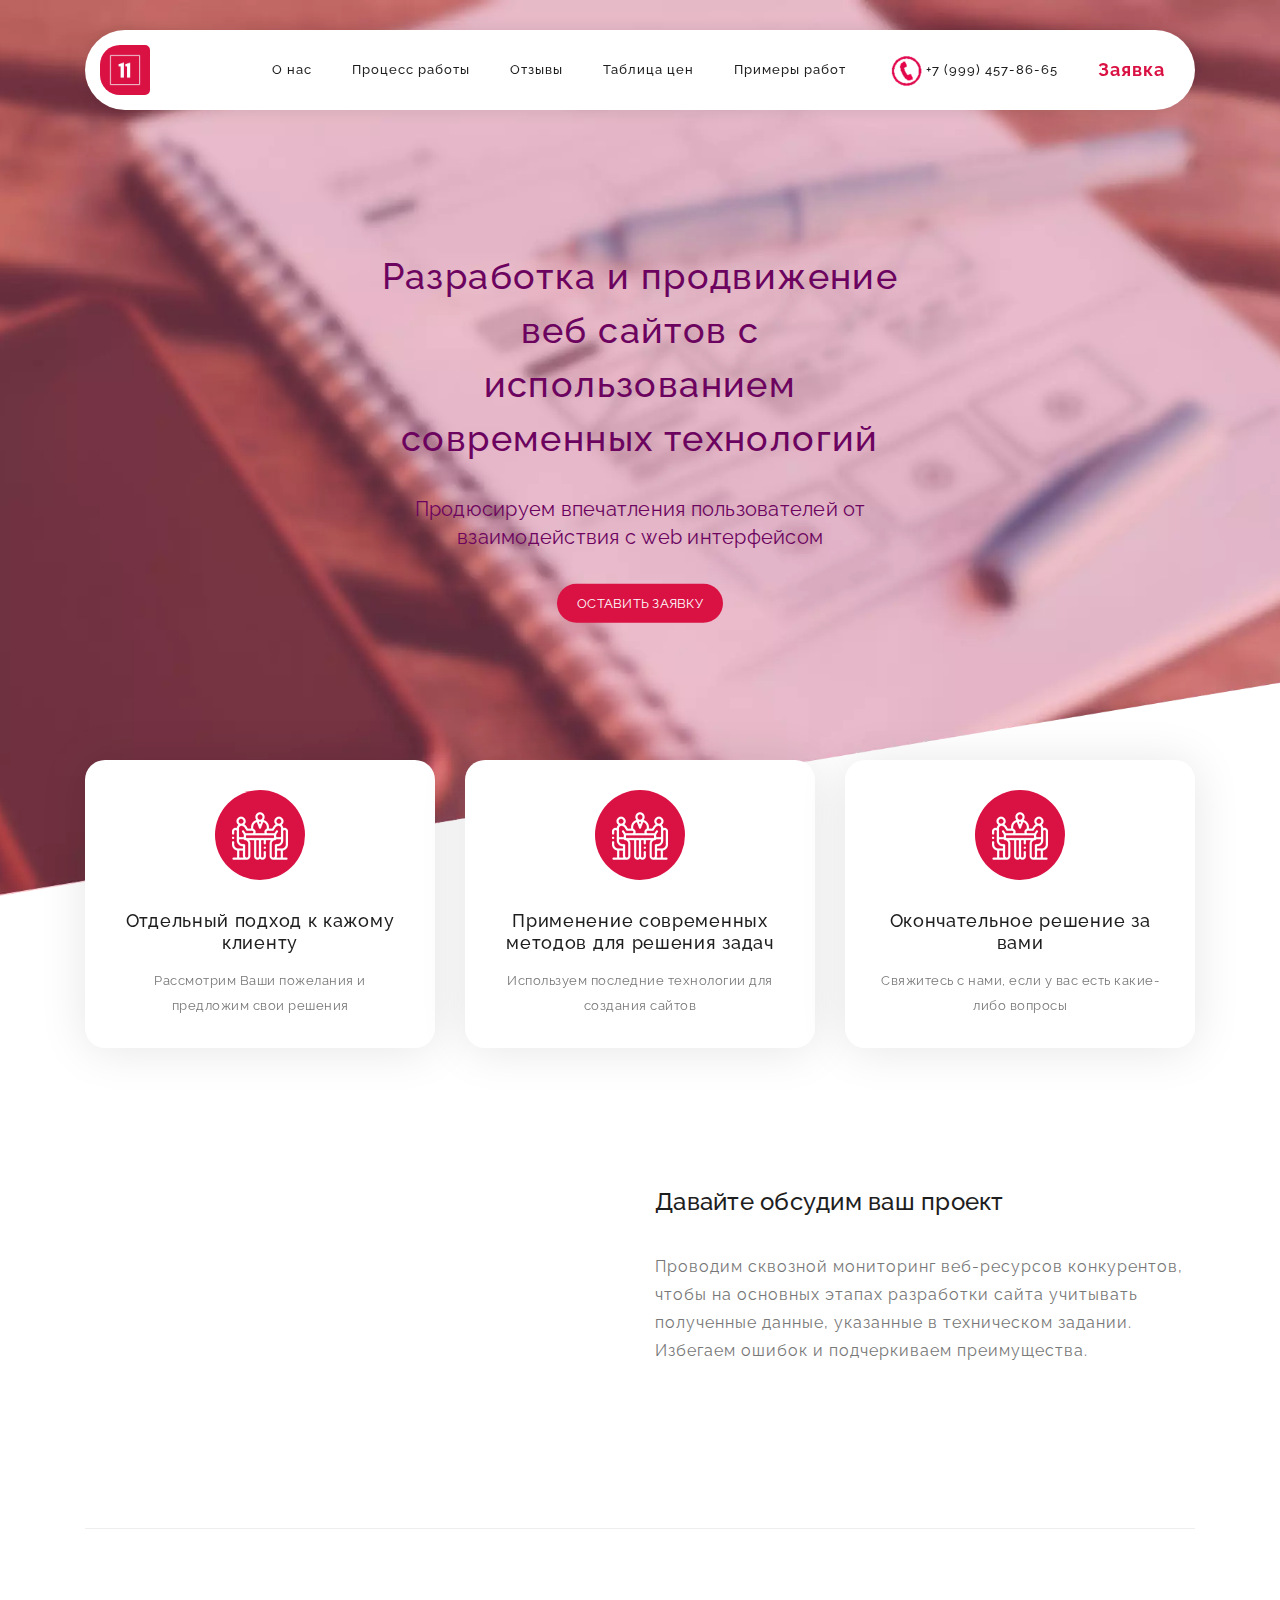
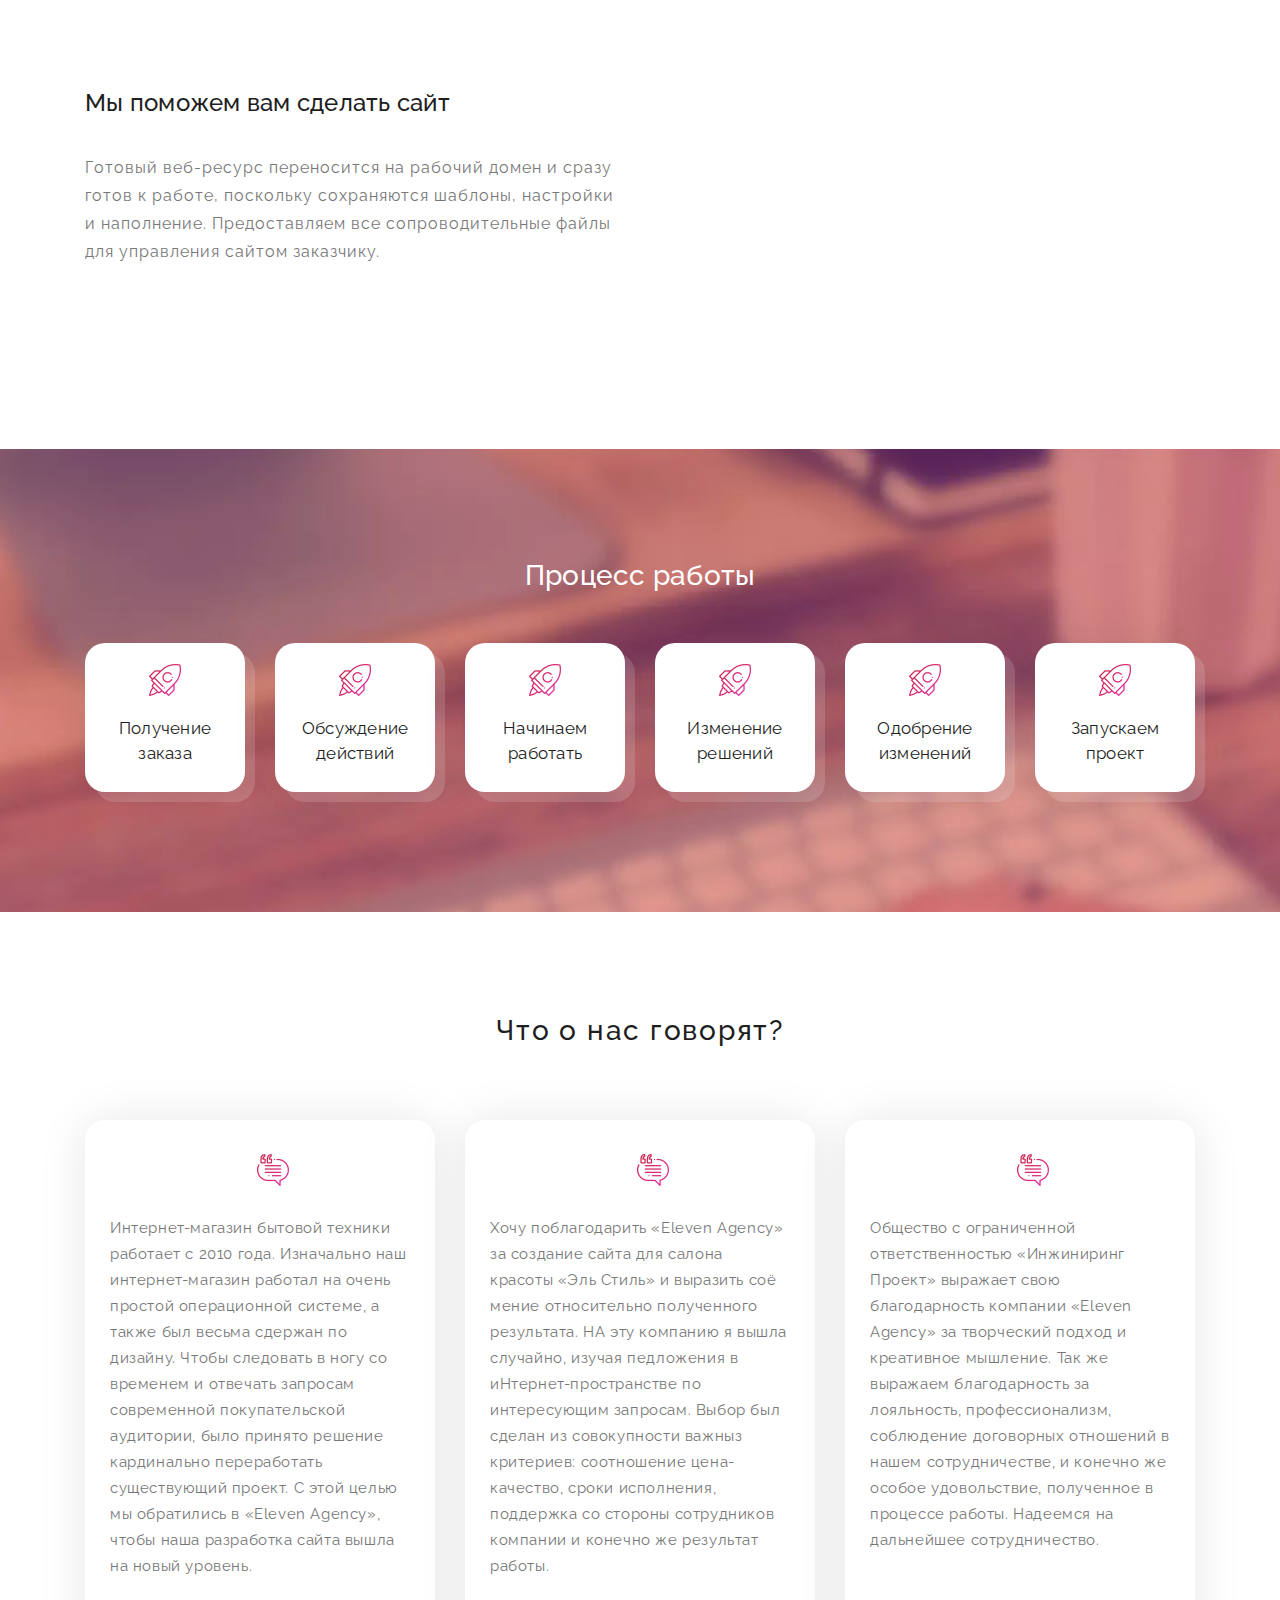
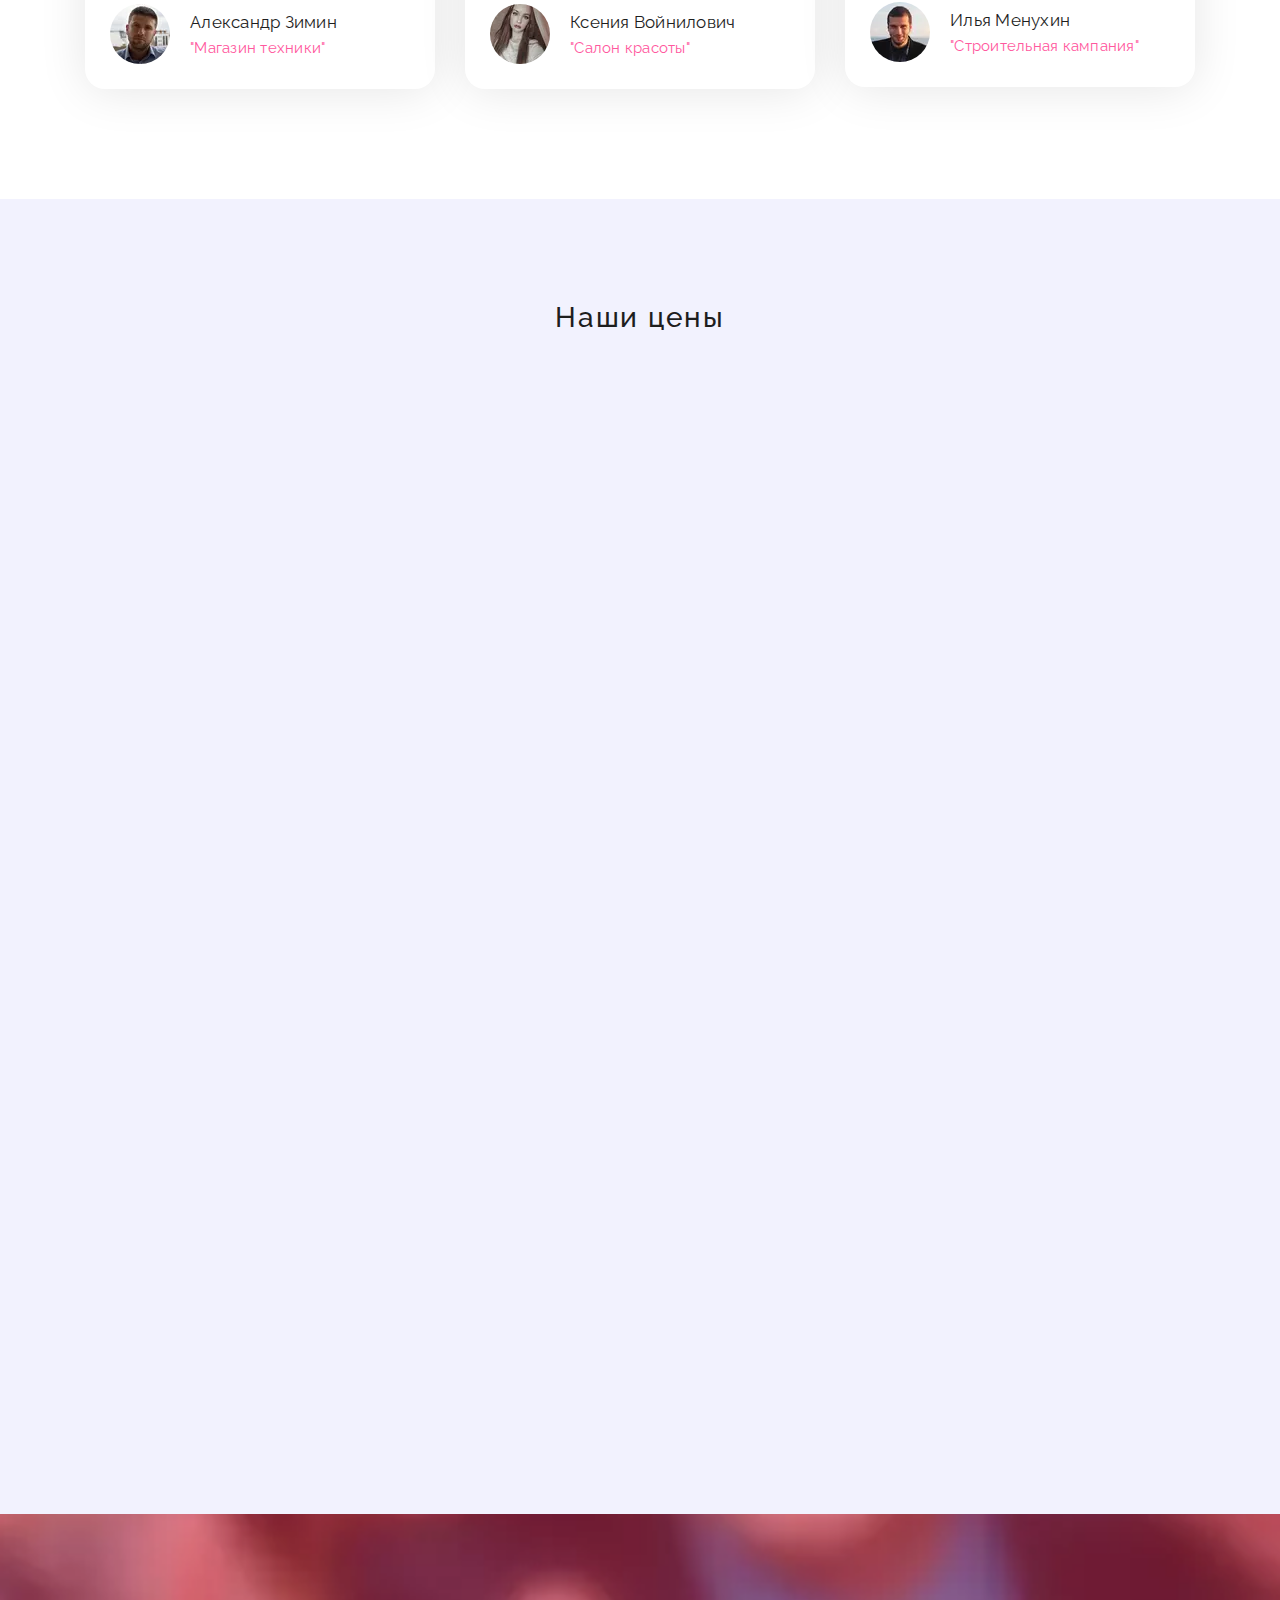
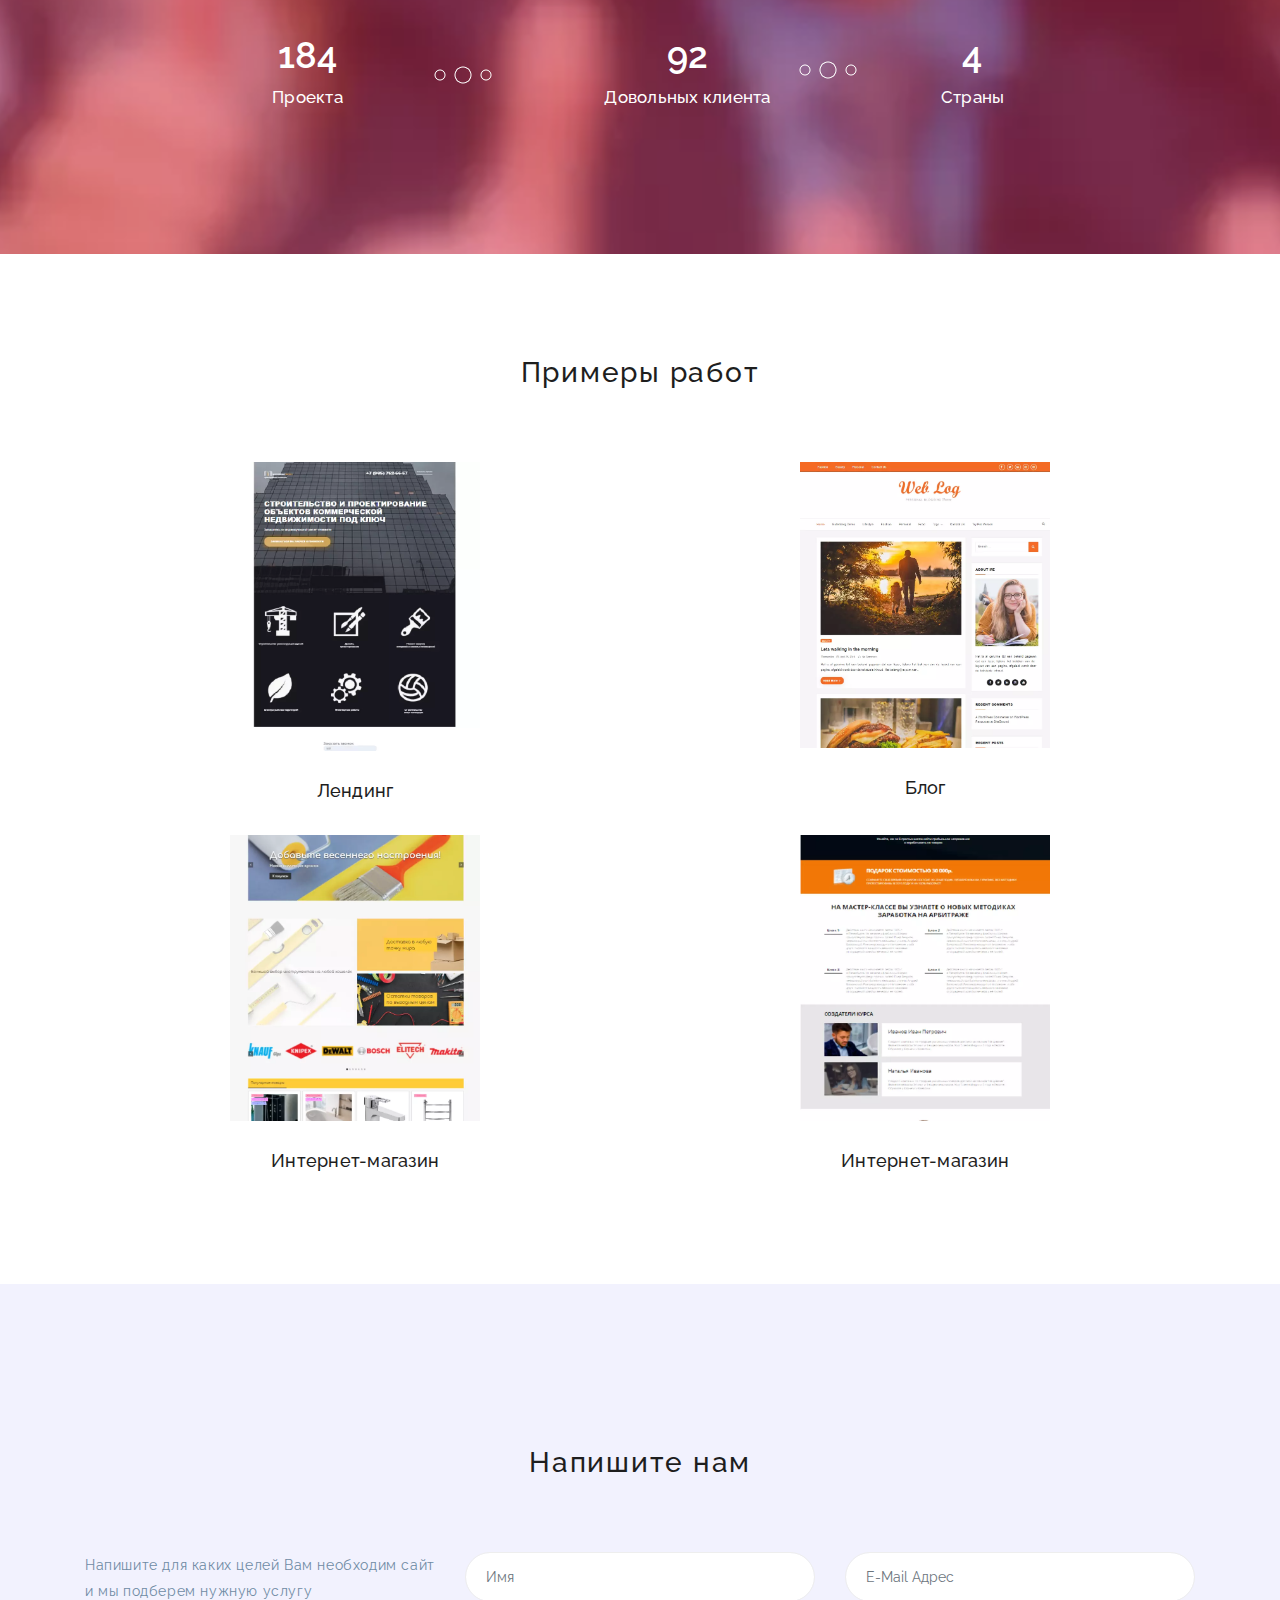
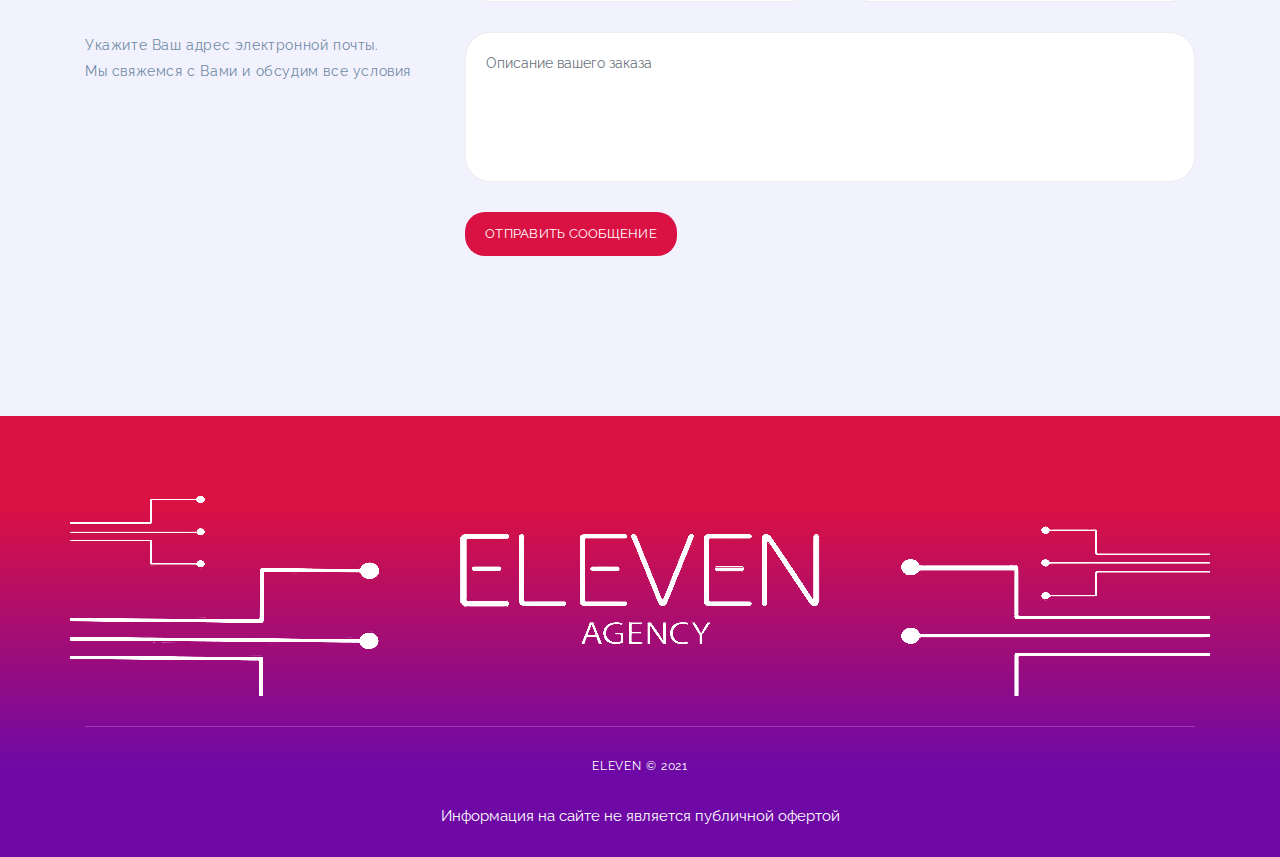
<file: ELEVEN/index.html>
<!DOCTYPE html>
<html lang="ru">

  <head>

    <meta http-equiv="Content-Type" content="text/html; charset=UTF-8">
    <meta name="viewport" content="width=device-width, initial-scale=1, shrink-to-fit=no">
    <link href="https://fonts.googleapis.com/css?family=Raleway:100,300,400,500,700,900" rel="stylesheet">
    <link rel="shortcut icon" href="assets/images/logo1.ico" type="image/x-icon">

    <title>ELEVEN - Создание сайтов под ключ.</title>

    <!-- Additional CSS Files -->
    <link rel="stylesheet" type="text/css" href="assets/css/bootstrap.min.css">

    <link rel="stylesheet" type="text/css" href="assets/css/font-awesome.css">

    <link rel="stylesheet" href="assets/css/style.css">

    </head>
    
    <body>
    
    <!-- ***** Preloader Start ***** -->
    <div id="preloader">
        <div class="jumper">
            <div></div>
            <div></div>
            <div></div>
        </div>
    </div>  
    <!-- ***** Preloader End ***** -->
    
    
    <!-- ***** Header Area Start ***** -->
    <header class="header-area header-sticky">
        <div class="container">
            <div class="row">
                <div class="col-12">
                    <nav class="main-nav">
                        <!-- ***** Logo Start ***** -->
                        <a href="#features" class="logo">
                            
                            <img style="border-radius: 20px 5px 5px 20px" src="assets/images/logo.webp" width="50" height="50" alt="ELEVEN">
                        </a>
                        <!-- ***** Logo End ***** -->
                        <!-- ***** Menu Start ***** -->
                        <ul class="nav">
                            <li><a href="#features">О нас</a></li>
                            <li><a href="#work-process">Процесс работы</a></li>
                            <li><a href="#testimonials">Отзывы</a></li>
                            <li><a href="#pricing-plans">Таблица цен</a></li>
                            <li><a href="#blog">Примеры работ</a></li>
                            <li><a><img src="assets/images/tel1.webp">+7 (999) 457-86-65</a></li>
                            <li><a href="#contact-us" class="root">Заявка</a></li>
                        </ul>
                        <a class='menu-trigger'>
                            <span>Menu</span>
                        </a>
                        <!-- ***** Menu End ***** -->
                    </nav>
                </div>
            </div>
        </div>
    </header>
    <!-- ***** Header Area End ***** -->

    <!-- ***** Welcome Area Start ***** -->
    <div class="welcome-area" id="welcome">

        <!-- ***** Header Text Start ***** -->
        <div class="header-text">
            <div class="container">
                <div class="row">
                    <div class="offset-xl-3 col-xl-6 offset-lg-2 col-lg-8 col-md-12 col-sm-12">
                        <h1 style="color: #6C045F;">Разработка и продвижение веб сайтов с использованием современных технологий</h1>
                        <p style="color: #6C045F;">Продюсируем впечатления пользователей от взаимодействия с web интерфейсом</p>
                        <a href="#contact-us" class="main-button-slider">Оставить заявку</a>
                    </div>
                </div>
            </div>
        </div>
        <!-- ***** Header Text End ***** -->
    </div>
    <!-- ***** Welcome Area End ***** -->

    <!-- ***** Features Small Start ***** -->
    <section class="section home-feature">
        <div class="container">
            <div class="row">
                <div class="col-lg-12">
                    <div class="row">
                        <!-- ***** Features Small Item Start ***** -->
                        <div class="col-lg-4 col-md-6 col-sm-6 col-12" data-scroll-reveal="enter bottom move 50px over 0.6s after 0.2s">
                            <div class="features-small-item">
                                <div class="icon">
                                    <i><img src="assets/images/featured-item-01.webp" alt=""></i>
                                </div>
                                <h5 class="features-title">Отдельный подход к кажому клиенту</h5>
                                <p>Рассмотрим Ваши пожелания и предложим свои решения</p>
                            </div>
                        </div>
                        <!-- ***** Features Small Item End ***** -->

                        <!-- ***** Features Small Item Start ***** -->
                        <div class="col-lg-4 col-md-6 col-sm-6 col-12" data-scroll-reveal="enter bottom move 50px over 0.6s after 0.4s">
                            <div class="features-small-item">
                                <div class="icon">
                                    <i><img src="assets/images/featured-item-01.webp" alt=""></i>
                                </div>
                                <h5 class="features-title">Применение современных методов для решения задач</h5>
                                <p>Используем последние технологии для создания сайтов</p>
                            </div>
                        </div>
                        <!-- ***** Features Small Item End ***** -->

                        <!-- ***** Features Small Item Start ***** -->
                        <div class="col-lg-4 col-md-6 col-sm-6 col-12" data-scroll-reveal="enter bottom move 50px over 0.6s after 0.6s">
                            <div class="features-small-item">
                                <div class="icon">
                                    <i><img src="assets/images/featured-item-01.webp" alt=""></i>
                                </div>
                                <h5 class="features-title">Окончательное решение за вами</h5>
                                <p>Свяжитесь с нами, если у вас есть какие-либо вопросы</p>
                            </div>
                        </div>
                        <!-- ***** Features Small Item End ***** -->
                    </div>
                </div>
            </div>
        </div>
    </section>
    <!-- ***** Features Small End ***** -->

    <!-- ***** Features Big Item Start ***** -->
    <section class="section padding-top-70 padding-bottom-0" id="features">
        <div class="container">
            <div class="row">
                <div class="col-lg-5 col-md-12 col-sm-12 align-self-center" data-scroll-reveal="enter left move 30px over 0.6s after 0.4s">
                    <img src="assets/images/left-image.webp" class="rounded img-fluid d-block mx-auto" alt="App">
                </div>
                <div class="col-lg-1"></div>
                <div class="col-lg-6 col-md-12 col-sm-12 align-self-center mobile-top-fix">
                    <div class="left-heading">
                        <h2 class="section-title">Давайте обсудим ваш проект</h2>
                    </div>
                    <div class="left-text">
                        <p>Проводим сквозной мониторинг веб-ресурсов конкурентов, чтобы на основных этапах разработки сайта учитывать полученные данные, указанные в техническом задании. Избегаем ошибок и подчеркиваем преимущества.</p>
                    </div>
                </div>
            </div>
            <div class="row">
                <div class="col-lg-12">
                    <div class="hr"></div>
                </div>
            </div>
        </div>
    </section>
    <!-- ***** Features Big Item End ***** -->

    <!-- ***** Features Big Item Start ***** -->
    <section class="section padding-bottom-100">
        <div class="container">
            <div class="row">
                <div class="col-lg-6 col-md-12 col-sm-12 align-self-center mobile-bottom-fix">
                    <div class="left-heading">
                        <h2 class="section-title">Мы поможем вам сделать сайт</h2>
                    </div>
                    <div class="left-text">
                        <p>Готовый веб-ресурс переносится на рабочий домен и сразу готов к работе, поскольку сохраняются шаблоны, настройки и наполнение. Предоставляем все сопроводительные файлы для управления сайтом заказчику.</p>
                    </div>
                </div>
                <div class="col-lg-1"></div>
                <div class="col-lg-5 col-md-12 col-sm-12 align-self-center mobile-bottom-fix-big" data-scroll-reveal="enter right move 30px over 0.6s after 0.4s">
                    <img src="assets/images/right-image.webp" class="rounded img-fluid d-block mx-auto" alt="App">
                </div>
            </div>
        </div>
    </section>
    <!-- ***** Features Big Item End ***** -->

    <!-- ***** Home Parallax Start ***** -->
    <section class="mini" id="work-process">
        <div class="mini-content">
            <div class="container">
                <div class="row">
                    <div class="offset-lg-3 col-lg-6">
                        <div class="info">
                            <h2>Процесс работы</h2>
                        </div>
                    </div>
                </div>

                <!-- ***** Mini Box Start ***** -->
                <div class="row">
                    <div class="col-lg-2 col-md-3 col-sm-6 col-6">
                        <a href="#" class="mini-box">
                            <i><img src="assets/images/work-process-item-01.webp" alt=""></i>
                            <strong>Получение заказа</strong>
                        </a>
                    </div>
                    <div class="col-lg-2 col-md-3 col-sm-6 col-6">
                        <a href="#" class="mini-box">
                            <i><img src="assets/images/work-process-item-01.webp" alt=""></i>
                            <strong>Обсуждение действий</strong>
                        </a>
                    </div>
                    <div class="col-lg-2 col-md-3 col-sm-6 col-6">
                        <a href="#" class="mini-box">
                            <i><img src="assets/images/work-process-item-01.webp" alt=""></i>
                            <strong>Начинаем работать</strong>
                        
                        </a>
                    </div>
                    <div class="col-lg-2 col-md-3 col-sm-6 col-6">
                        <a href="#" class="mini-box">
                            <i><img src="assets/images/work-process-item-01.webp" alt=""></i>
                            <strong>Изменение решений</strong>
                        </a>
                    </div>
                    <div class="col-lg-2 col-md-3 col-sm-6 col-6">
                        <a href="#" class="mini-box">
                            <i><img src="assets/images/work-process-item-01.webp" alt=""></i>
                            <strong>Одобрение изменений</strong>

                        </a>
                    </div>
                    <div class="col-lg-2 col-md-3 col-sm-6 col-6">
                        <a href="#" class="mini-box">
                            <i><img src="assets/images/work-process-item-01.webp" alt=""></i>
                            <strong>Запускаем проект</strong>

                        </a>
                    </div>
                </div>
                <!-- ***** Mini Box End ***** -->
            </div>
        </div>
    </section>
    <!-- ***** Home Parallax End ***** -->

    <!-- ***** Testimonials Start ***** -->
    <section class="section" id="testimonials">
        <div class="container">
            <!-- ***** Section Title Start ***** -->
            <div class="row">
                <div class="col-lg-12">
                    <div class="center-heading">
                        <h2 class="section-title">Что о нас говорят?</h2>
                    </div>
                </div>
                <div class="offset-lg-3 col-lg-6">
                    <div class="center-text">
                        
                    </div>
                </div>
            </div>
            <!-- ***** Section Title End ***** -->

            <div class="row">
                <!-- ***** Testimonials Item Start ***** -->
                <div class="col-lg-4 col-md-6 col-sm-12">
                    <div class="team-item">
                        <div class="team-content">
                            <i><img src="assets/images/testimonial-icon.webp" alt=""></i>
                            <p>Интернет-магазин бытовой техники работает с 2010 года. Изначально наш интернет-магазин работал на очень простой операционной системе, а также был весьма сдержан по дизайну. Чтобы следовать в ногу со временем и отвечать запросам современной покупательской аудитории, было принято решение кардинально переработать существующий проект. С этой целью мы обратились в «Eleven Agency», чтобы наша разработка сайта вышла на новый уровень.</p>
                            <div class="user-image">
                                <img src="assets/images/alex.webp" alt="">
                            </div>
                            <div class="team-info">
                                <h3 class="user-name">Александр Зимин</h3>
                                <span>"Магазин техники"</span>
                            </div>
                        </div>
                    </div>
                </div>
                <!-- ***** Testimonials Item End ***** -->
                
                <!-- ***** Testimonials Item Start ***** -->
                <div class="col-lg-4 col-md-6 col-sm-12">
                    <div class="team-item">
                        <div class="team-content">
                            <i><img src="assets/images/testimonial-icon.webp" alt=""></i>
                            <p>Хочу поблагодарить «Eleven Agency» за создание сайта для салона красоты «Эль Стиль» и выразить соё мение относительно полученного результата. НА эту компанию я вышла случайно, изучая педложения в иНтернет-пространстве по интересующим запросам. Выбор был сделан из совокупности важныз критериев: соотношение цена-качество, сроки исполнения, поддержка со стороны сотрудников компании и конечно же результат работы.</p>
                            <div class="user-image">
                                <img src="assets/images/ksen.webp" alt="">
                            </div>
                            <div class="team-info">
                                <h3 class="user-name">Ксения Войнилович</h3>
                                <span>"Салон красоты"</span>
                            </div>
                        </div>
                    </div>
                </div>
                <!-- ***** Testimonials Item End ***** -->
                
                <!-- ***** Testimonials Item Start ***** -->
                <div class="col-lg-4 col-md-6 col-sm-12">
                    <div class="team-item">
                        <div class="team-content">
                            <i><img src="assets/images/testimonial-icon.webp" alt=""></i>
                            <p>Общество с ограниченной ответственностью «Инжиниринг Проект» выражает свою благодарность компании «Eleven Agency» за творческий подход и креативное мышление. Так же выражаем благодарность за лояльность, профессионализм, соблюдение договорных отношений в нашем сотрудничестве, и конечно же особое удовольствие, полученное в процессе работы. Надеемся на дальнейшее сотрудничество.</p>
                            <br>
                            <div class="user-image">
                                <img src="assets/images/ilya.webp" alt="">
                            </div>
                            <div class="team-info">
                                <h3 class="user-name">Илья Менухин</h3>
                                <span>"Строительная кампания"</span>
                            </div>
                        </div>
                    </div>
                </div>
                <!-- ***** Testimonials Item End ***** -->
            </div>
        </div>
    </section>
    <!-- ***** Testimonials End ***** -->

    <!-- ***** Pricing Plans Start ***** -->
    <section class="section colored" id="pricing-plans">
        <div class="container">
            <!-- ***** Section Title Start ***** -->
            <div class="row">
                <div class="col-lg-12">
                    <div class="center-heading">
                        <h2 class="section-title">Наши цены</h2>
                    </div>
                </div>
                <div class="offset-lg-3 col-lg-6">
                    <div class="center-text">
                        
                    </div>
                </div>
            </div>
            <!-- ***** Section Title End ***** -->

            <div class="row">
                <!-- ***** Pricing Item Start ***** -->
                <div class="col-lg-4 col-md-6 col-sm-12" data-scroll-reveal="enter bottom move 50px over 0.6s after 0.2s">
                    <div class="pricing-item">
                        <div class="pricing-header">
                            <h3 class="pricing-title">Блог</h3>
                        </div>
                        <div class="pricing-body">
                            <div class="price-wrapper"  style="background-color: #6C045F">
                                <span class="currency">₽</span>
                                <span class="price" style="text-decoration: line-through">5300</span>
                                <span class="currency">₽</span>
                                <span class="price">4800</span>
                            </div>
                            <ul class="list" type="circle">
                                <li class="active">•Модуль «Форма обратной связи»</li>
                                <li class="active">•Готовый дизайн сайта</li>
                                <li class="active">•Кнопки социальных сетей "Поделиться"</li>
                                <li class="active">•Адаптивность к мобильным устройствам</li>
                                <li class="active">•Копирайтинг и наполнение 1 страницы</li>
                                
                            </ul>
                        </div>
                    </div>
                </div>
                <!-- ***** Pricing Item End ***** -->

                <!-- ***** Pricing Item Start ***** -->
                <div class="col-lg-4 col-md-6 col-sm-12" data-scroll-reveal="enter bottom move 50px over 0.6s after 0.4s">
                    <div class="pricing-item active">
                        <div class="pricing-header">
                            <h3 class="pricing-title">Лендинг</h3>
                        </div>
                        <div class="pricing-body">
                            <div class="price-wrapper" style="background-color: #da1143">
                                <span class="currency">₽</span>
                                <span class="price">12900</span>
                            </div>
                            <ul class="list">
                                <li class="active"></li>
                                <li class="active">•Интерактивные блоки</li>
                                <li class="active">•Наполнение галерии/каталога</li>
                                <li class="active">•До 9 блоков на выбор</li>
                                <li class="active">•CMS система управления сайтом</li>
                                <li class="active">•Кнопки социальных сетей "Поделиться"</li>
                                
                                
                            </ul>
                        </div>
                    </div>
                </div>
                <!-- ***** Pricing Item End ***** -->

                <!-- ***** Pricing Item Start ***** -->
                <div class="col-lg-4 col-md-6 col-sm-12" data-scroll-reveal="enter bottom move 50px over 0.6s after 0.6s">
                    <div class="pricing-item">
                        <div class="pricing-header">
                            <h3 class="pricing-title">Промо-сайт</h3>
                        </div>
                        <div class="pricing-body">
                            <div class="price-wrapper" style="background-color: #6C045F">
                                <span class="currency">₽</span>
                                <span class="price" style="text-decoration: line-through">9800</span>
                                <span class="currency">₽</span>
                                 <span class="currency">8900</span>
                            </div>
                            <ul class="list">
                                <li class="active">•Модуль «Каталог»</li>
                                <li class="active">•Модуль «Галерея»</li>
                                <li class="active">•Копирайтинг до 7 блоков</li>
                                <li class="active">•Наполнение галерии/каталога</li>
                                <li class="active">•Адаптивность к мобильным устройствам</li>
                                
                            </ul>
                        </div>
                    </div>
                </div>
                <!-- ***** Pricing Item End ***** -->

                <!-- ***** Pricing Item Start ***** -->
                <div class="col-lg-4 col-md-6 col-sm-12" data-scroll-reveal="enter bottom move 50px over 0.6s after 0.6s">
                    <div class="pricing-item">
                        <div class="pricing-header">
                            <h3 class="pricing-title">Сайт с каталогами</h3>
                        </div>
                        <div class="pricing-body">
                            <div class="price-wrapper" style="background-color: #da1143">
                                <span class="currency">₽</span>
                                <span class="price">21000</span>
                            </div>
                            <ul class="list">
                                <li class="active">•Готовая адаптивная версия сайта</li>
                                <li class="active">•Модули «Форма обратной связи»</li>
                                <li class="active">•Выпадающее меню</li>
                                <li class="active">•Кнопки социальных сетей</li>
                                <li class="active">•Наполнение контентом раздела «Каталог»</li>
                                <li class="active">•Страница товара</li>
                            </ul>
                        </div>
                    </div>
                </div>
                <!-- ***** Pricing Item End ***** -->

                <!-- ***** Pricing Item Start ***** -->
                <div class="col-lg-4 col-md-6 col-sm-12" data-scroll-reveal="enter bottom move 50px over 0.6s after 0.6s">
                    <div class="pricing-item">
                        <div class="pricing-header">
                            <h3 class="pricing-title">Сайт для услуг</h3>
                        </div>
                        <div class="pricing-body">
                            <div class="price-wrapper" style="background-color: #6C045F">
                                <span class="currency">₽</span>
                                <span class="price">14900</span>
                            </div>
                            <ul class="list">
                                <li class="active">•Наполнение (тексты и изображения)</li>
                                <li class="active">•Модуль «Отзывы»</li>
                                <li class="active">•Модуль «Форма обратной связи»</li>
                                <li class="active">•Выпадающее меню</li>
                                <li class="active">•Наполнение раздела «Услуги»</li>
                                <li class="active">•Готовая адаптивная версия сайта</li>
                            </ul>
                        </div>
                    </div>
                </div>
                <!-- ***** Pricing Item End ***** -->

                <!-- ***** Pricing Item Start ***** -->
                <div class="col-lg-4 col-md-6 col-sm-12" data-scroll-reveal="enter bottom move 50px over 0.6s after 0.6s">
                    <div class="pricing-item">
                        <div class="pricing-header">
                            <h3 class="pricing-title">Интернет-магазин</h3>
                        </div>
                        <div class="pricing-body">
                            <div class="price-wrapper" style="background-color: #da1143">
                                <span class="currency">₽</span>
                                <span class="price" style="text-decoration: line-through">27400</span>
                                <span class="currency">₽</span>
                                <span class="price">26900</span>
                            </div>
                            <ul class="list">
                                <li class="active">•Массовая загрузка товаров</li>
                                <li class="active">•Опции товара, с передачей в корзину</li>
                                <li class="active">•Характеристики товара</li>
                                <li class="active">•Фильтрация товаров</li>
                                <li class="active">•Модуль «Новости»</li>
                                <li class="active">•Слайд-шоу</li>
                            </ul>
                        </div>
                    </div>
                </div>
                <!-- ***** Pricing Item End ***** -->
            </div>
        </div>
    </section>
    <!-- ***** Pricing Plans End ***** -->


    <!-- ***** Counter Parallax Start ***** -->
<section class="counter">
        <div class="content">
            <div class="container">
                <div class="row">
                    <div class="col-lg-5 col-md-6 col-sm-12">
                        <div class="count-item decoration-bottom">
                            <h2><strong>184</strong>
                            <span>Проекта</span></h2>
                        </div>
                    </div>
                    <div class="col-lg-3 col-md-6 col-sm-12">
                        <div class="count-item decoration-top">
                            <h2><strong>92</strong>
                            <span>Довольных клиента</span></h2>
                        </div>
                    </div>
                    <div class="col-lg-3 col-md-6 col-sm-12">
                        <div class="count-item">
                            <h2><strong>4</strong>
                            <span>Страны</span></h2>
                        </div>
                    </div>
                </div>
            </div>
        </div>
    </section>
    <!-- ***** Counter Parallax End ***** -->   

    <!-- ***** Blog Start ***** -->
    <section class="section" id="blog">
        <div class="container">
            <!-- ***** Section Title Start ***** -->
            <div class="row">
                <div class="col-lg-12">
                    <div class="center-heading">
                        <h2 class="section-title">Примеры работ</h2>
                    </div>
                </div>
                <div class="offset-lg-3 col-lg-6">
                    <div class="center-text">

                    </div>
                </div>
            </div>
            <!-- ***** Section Title End ***** -->

            <div class="row">
                <div class="col-lg-6 col-md-6 col-sm-12">
                    <div class="blog-post-thumb">
                        <div  class="statya">
                            <img src="assets/images/injp.webp" alt="">
                        </div>
                        <div class="blog-content">
                            <h3>
                                <a href="#">Лендинг</a>
                            </h3>
                        </div>
                    </div>
                </div>
                <div class="col-lg-6 col-md-6 col-sm-12">
                    <div class="blog-post-thumb">
                        <div  class="statya">
                            <img src="assets/images/primer2.webp" alt="">
                        </div>
                        <div class="blog-content">
                            <h3>
                                <a href="#">Блог</a>
                            </h3>
                        </div>
                    </div>
                </div>
                <div class="col-lg-6 col-md-6 col-sm-12">
                    <div class="blog-post-thumb">
                        <div  class="statya">
                            <img src="assets/images/primer5.webp" alt="">
                        </div>
                        <div class="blog-content">
                            <h3>
                                <a href="#">Интернет-магазин</a>
                            </h3>
                        </div>
                    </div>
                </div>
                                <div class="col-lg-6 col-md-6 col-sm-12">
                    <div class="blog-post-thumb">
                        <div  class="statya">
                            <img src="assets/images/primer1.webp" alt="">
                        </div>
                        <div class="blog-content">
                            <h3>
                                <a href="#">Интернет-магазин</a>
                            </h3>
                        </div>
                    </div>
                </div>
            </div>
        </div>
    </section>


    <!-- ***** Blog End ***** -->

    <!-- ***** Contact Us Start ***** -->
    <section class="section colored" id="contact-us">
        <div class="container">
            <!-- ***** Section Title Start ***** -->
            <div class="row">
                <div class="col-lg-12">
                    <div class="center-heading">
                        <h2 class="section-title">Напишите нам</h2>
                    </div>
                </div>
                <div class="offset-lg-3 col-lg-6">
                    <div class="center-text">

                    </div>
                </div>
            </div>
            <!-- ***** Section Title End ***** -->

            <div class="row">
                <!-- ***** Contact Text Start ***** -->
                <div class="col-lg-4 col-md-6 col-sm-12">
                    <div class="contact-text">
                        <p>Напишите для каких целей Вам необходим сайт и мы подберем нужную услугу  </p>
                        <p>Укажите Ваш адрес электронной почты. <br>Мы свяжемся с Вами и обсудим все условия</p>
                    </div>
                </div>
                <!-- ***** Contact Text End ***** -->

                <!-- ***** Contact Form Start ***** -->
                <div class="col-lg-8 col-md-6 col-sm-12">
                    <div class="contact-form">
                        <form id="contact" action="index.html" method="POST">
                          <div class="row">
                            <div class="col-lg-6 col-md-12 col-sm-12">
                              <fieldset>
                                <input name="name" type="text" class="form-control" id="name" placeholder="Имя" required="">
                              </fieldset>
                            </div>
                            <div class="col-lg-6 col-md-12 col-sm-12">
                              <fieldset>
                                <input name="email" type="email" class="form-control" id="email" placeholder="E-Mail Адрес" required="">
                              </fieldset>
                            </div>
                            <div class="col-lg-12">
                              <fieldset>
                                <textarea name="message" rows="6" class="form-control" id="message" placeholder="Описание вашего заказа" required=""></textarea>
                              </fieldset>
                            </div>
                            <div class="col-lg-12">
                              <fieldset>
                                <button type="submit" id="form-submit" class="main-button">Отправить сообщение</button>
                              </fieldset>
                            </div>
                          </div>
                        </form>
                    </div>
                </div>
                <!-- ***** Contact Form End ***** -->
            </div>
        </div>
    </section>
    <!-- ***** Contact Us End ***** -->
    
    <!-- ***** Footer Start ***** -->
    <footer>
        <div class="container">
            <div class="row">
                <div class="col-lg-12 col-md-12 col-sm-12">
               <!--      <ul class="social">
                        <li><a href="#"><i class="fa fa-vk"></i></a></li>
                        <li><a href="#"><i class="fa fa-twitter"></i></a></li>
                        <li><a href="#"><i class="fa fa-linkedin"></i></a></li>
                        <li><a href="#"><i class="fa fa-rss"></i></a></li>
                        <li><a href="#"><i class="fa fa-dribbble"></i></a></li>
                    </ul> -->
                </div>
                <img class="baner" src="assets/images/baner.webp"  alt="ELEVEN">
            </div>
            <div class="row">
                <div class="col-lg-12">
                    <p class="copyright">ELEVEN &copy; 2021</p>
                    <p id="hell">Информация на сайте не является публичной офертой</p>
                </div>
            </div>
        </div>
    </footer>
    <script >jQuery('.lightzoom').lightzoom({speed: 400, viewTitle: true});</script>
    <!-- jQuery -->
    <script src="assets/js/jquery-2.1.0.min.js"></script>

    <!-- Bootstrap -->
    <script src="assets/js/popper.js"></script>
    <script src="assets/js/bootstrap.min.js"></script>

    <!-- Plugins -->
    <script src="assets/js/scrollreveal.min.js"></script>
    <script src="assets/js/waypoints.min.js"></script>
    <script src="assets/js/jquery.counterup.min.js"></script>
    <script src="assets/js/imgfix.min.js"></script> 
    
    <!-- Global Init -->
    <script src="assets/js/custom.js"></script>

  </body>
</html>
</file>
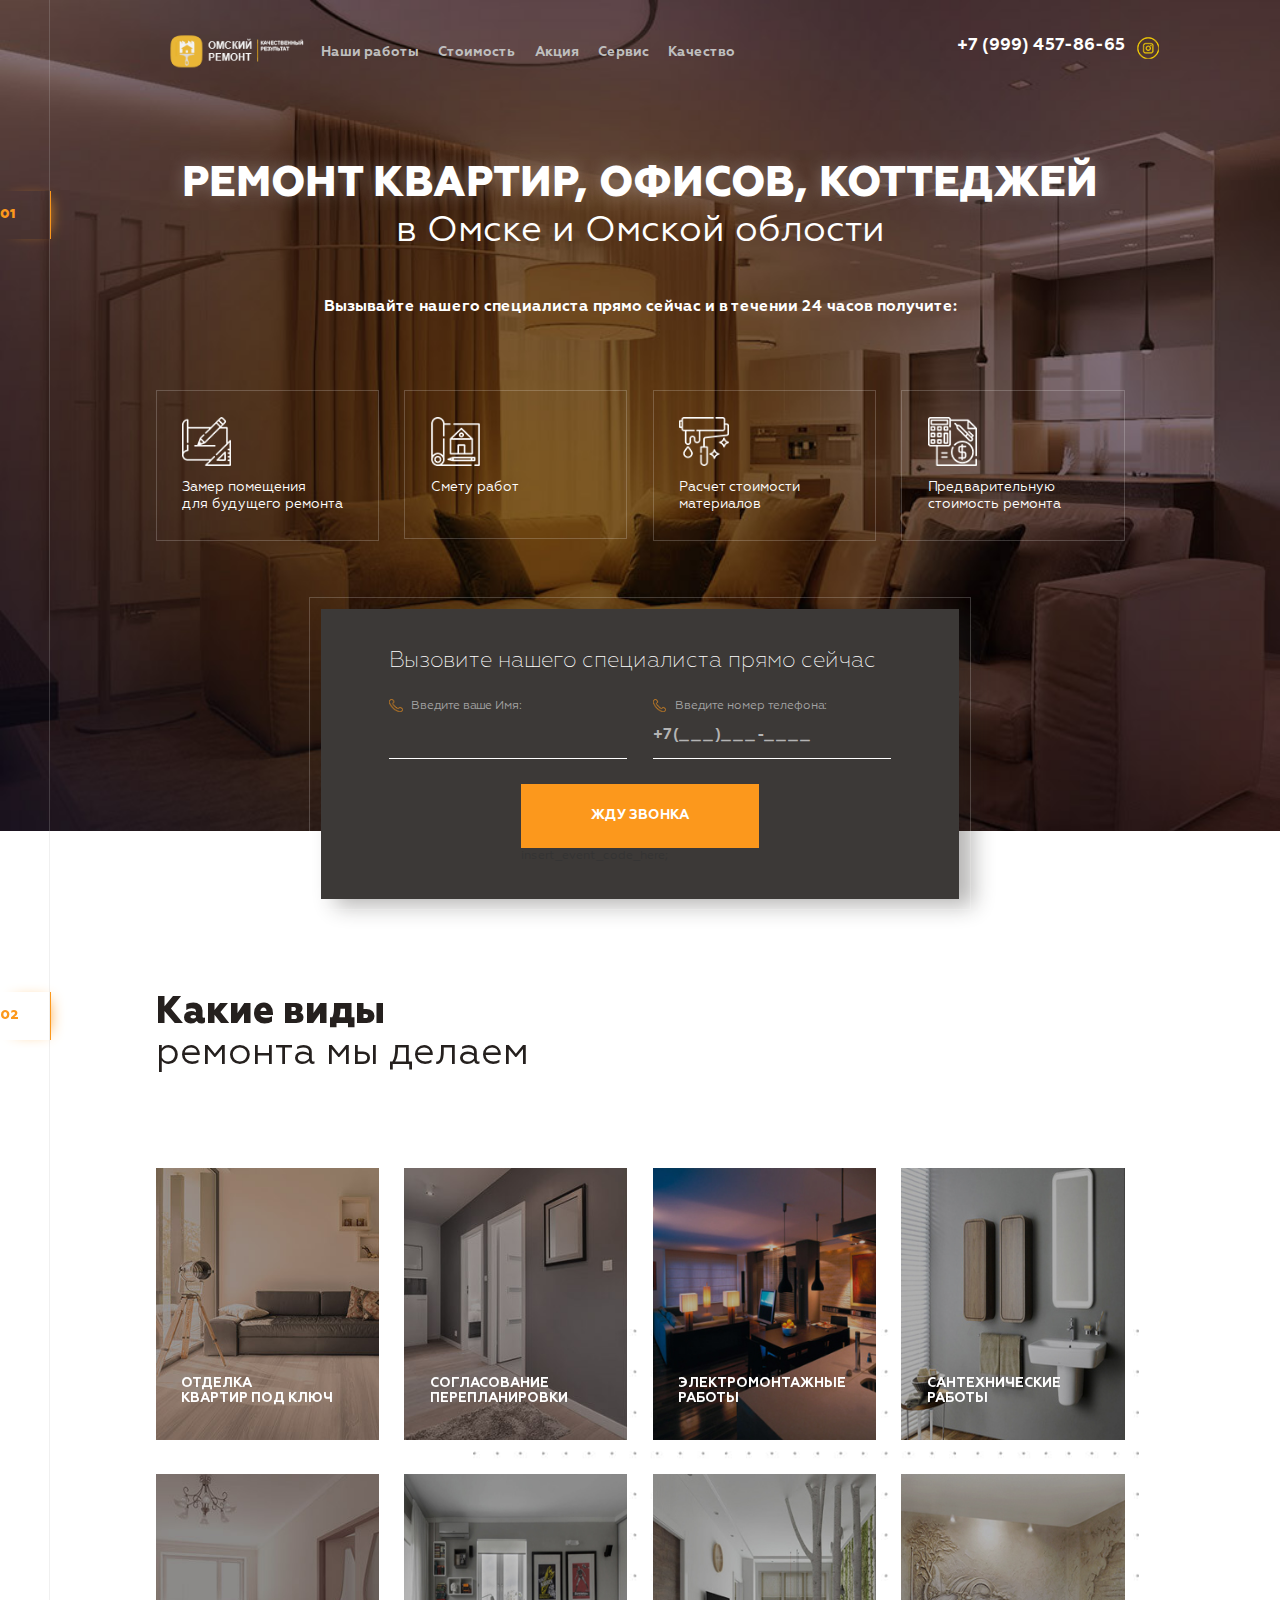
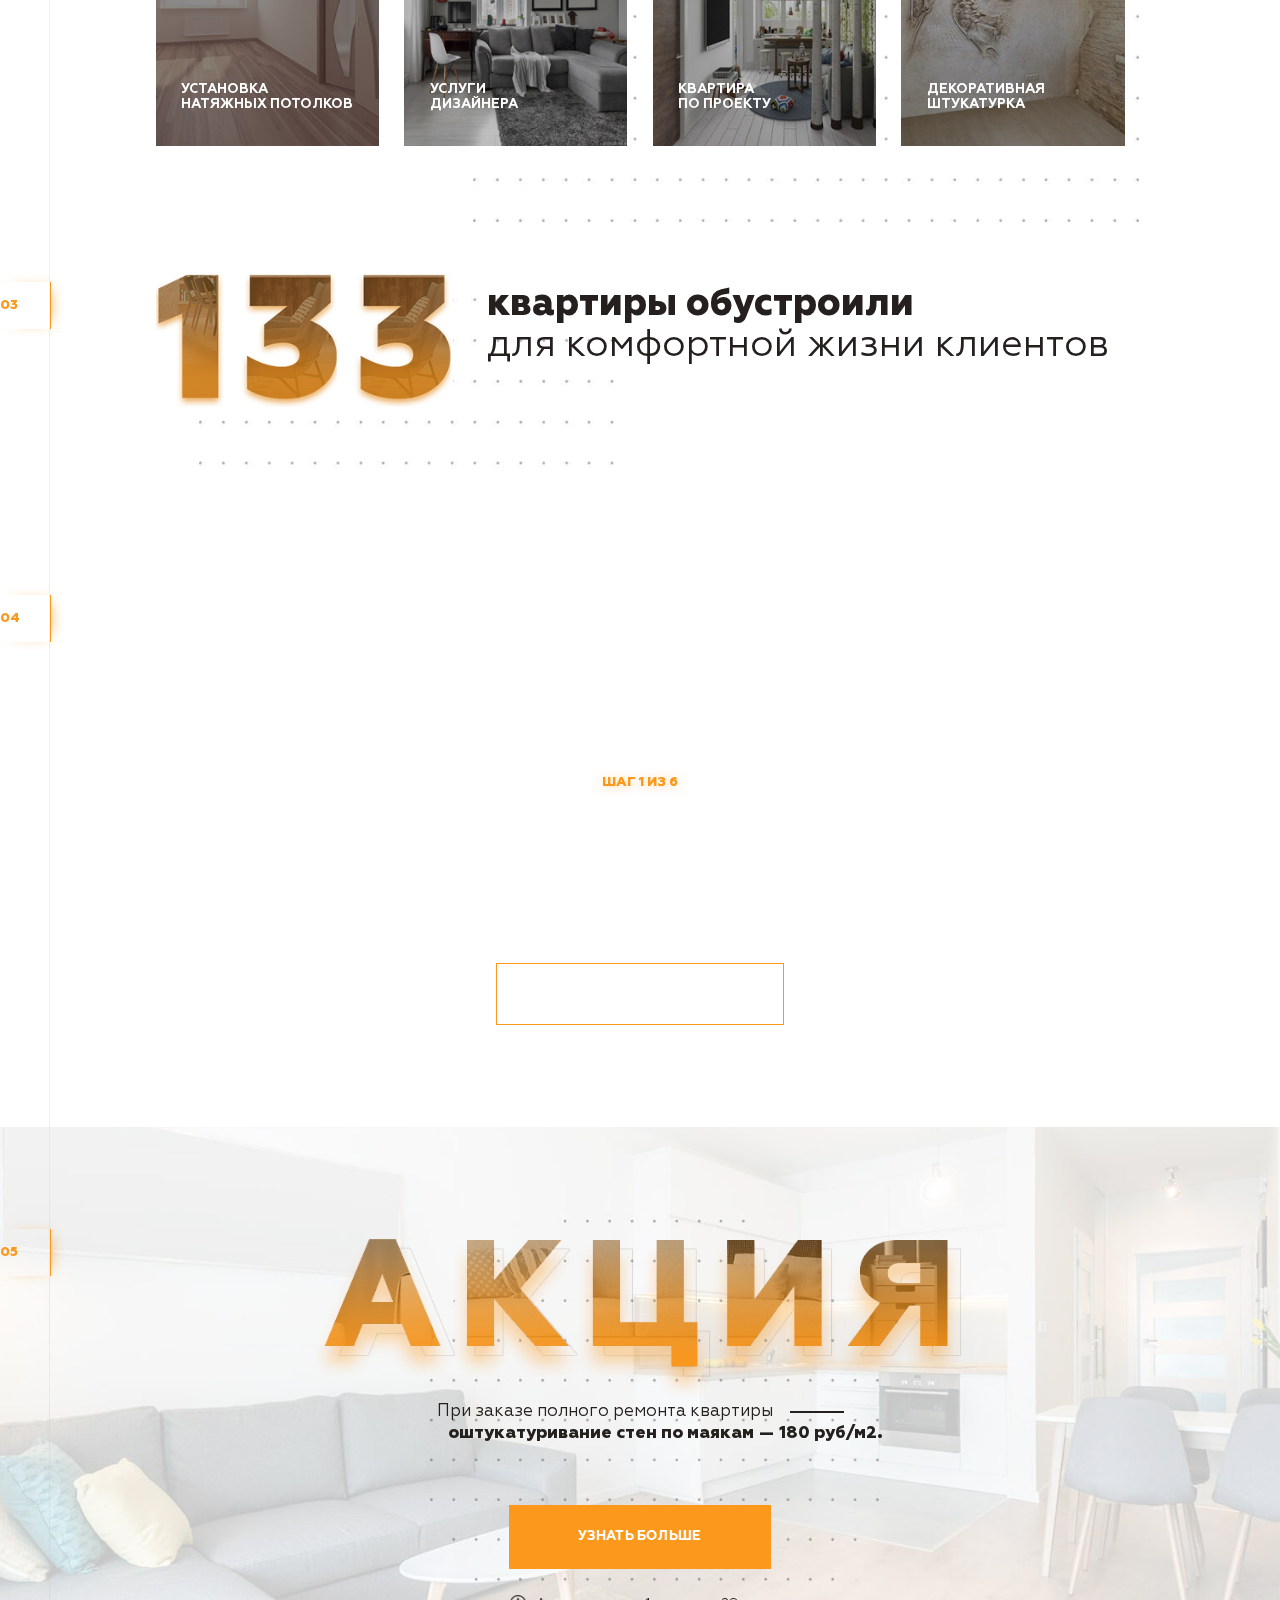
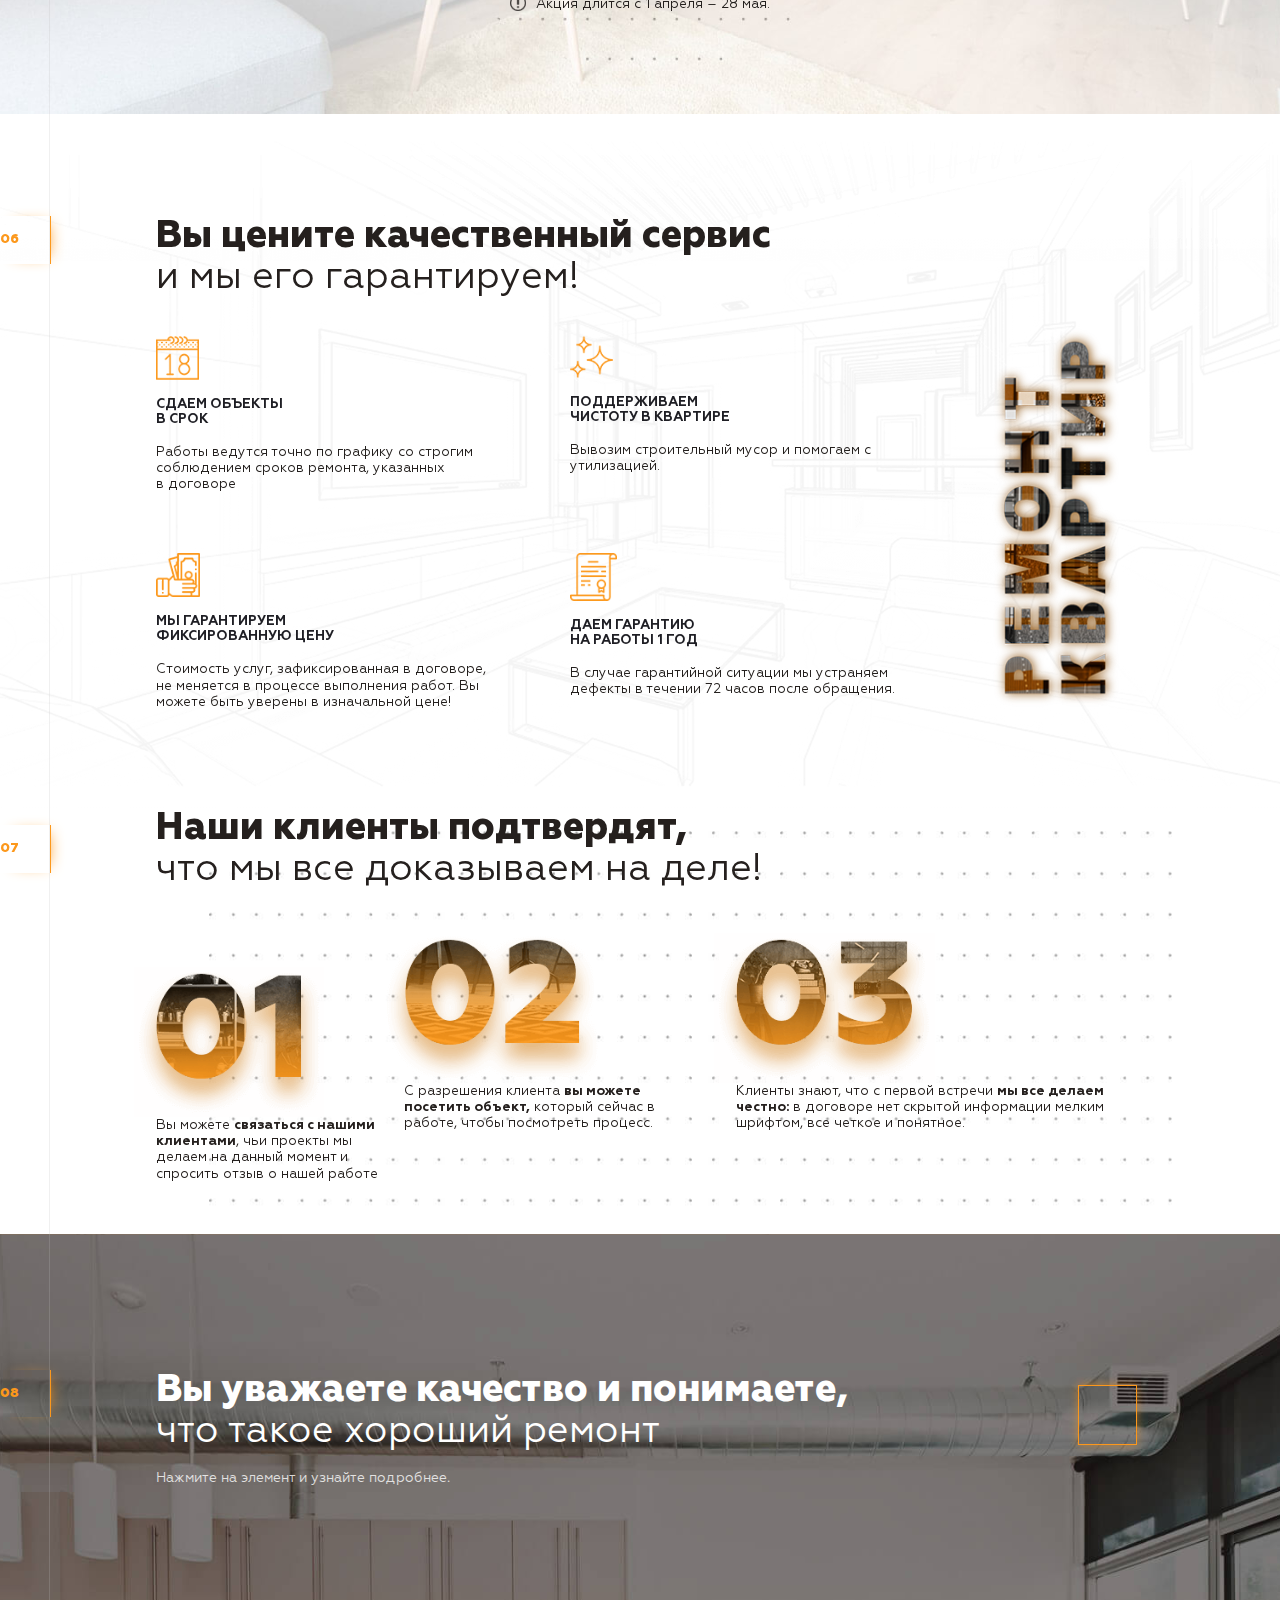
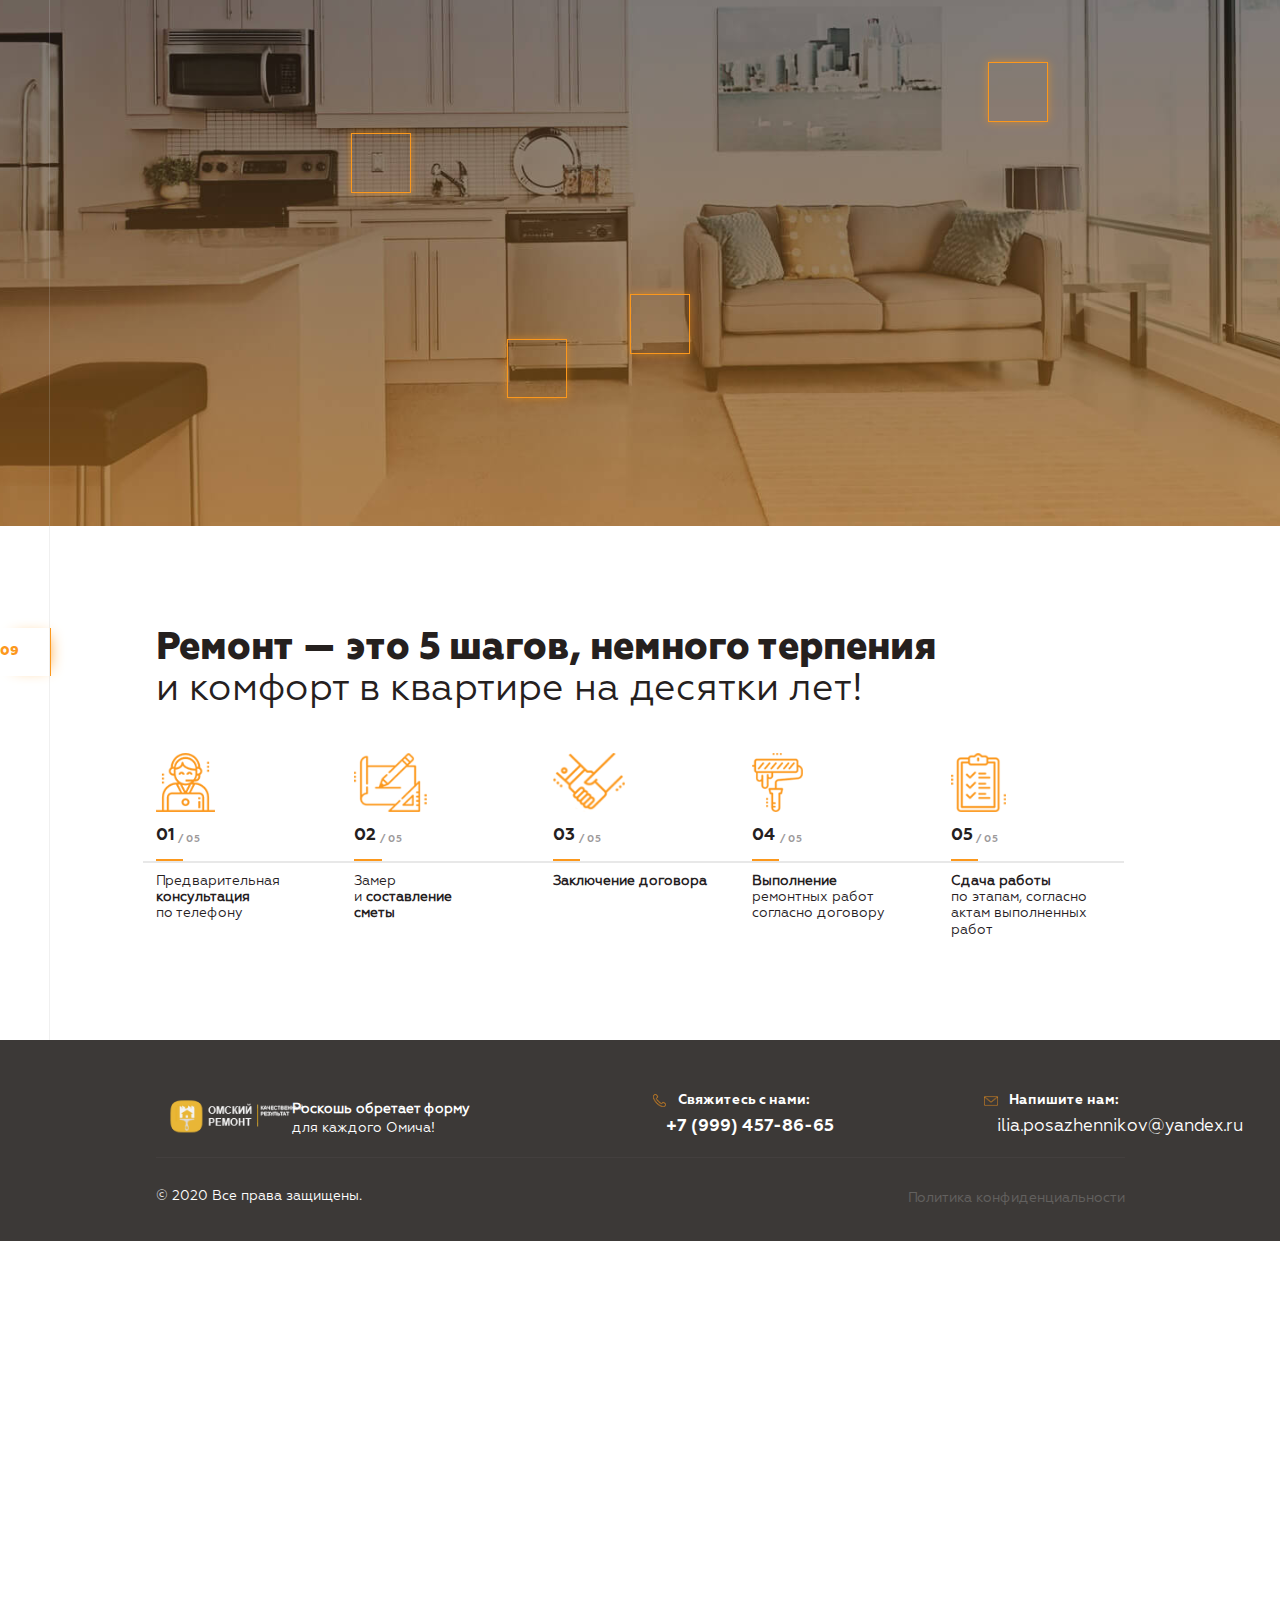
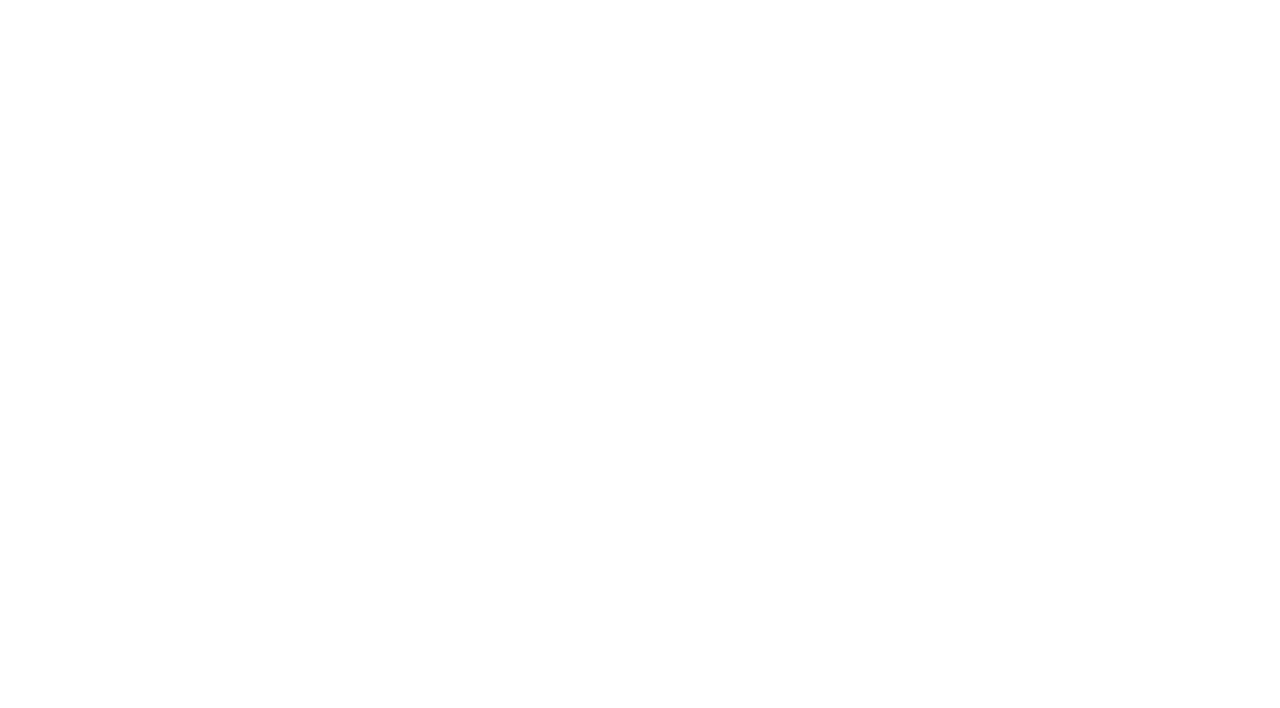
<file: REPA/index.html>
<!DOCTYPE html>
<html lang="ru">
<head>
    <meta charset="utf-8">
    <meta http-equiv="X-UA-Compatible" content="IE=edge">
    <meta name="viewport" content="width=device-width, initial-scale=1">
    <title>Ремонт и отделка квартир под ключ в Омске</title>
    <meta name="description" content="Ремонт и отделка квартир в Омске. Мы делаем ремонт под ключ различных помещений: комнат, спален, кухонь, ванны, туалета. У нас вы можете заказать как косметический ремонт, так и капитальный ремонт под ключ или евроремонт.">
<meta name="keywords" content="ремонт квартир квартиры квартира отделка кухня спальня ванна ванная туалет санузел евроремонт капитальный косметический помещений">
    <link rel="stylesheet" href="css/plugins.css">
    <link rel="stylesheet" href="css/main.css">
    <link rel="stylesheet" href="css/media.css">
    <!-- <link rel="icon" href="favicon.png" type="image/x-icon"/> -->
</head>
<body style="overflow-x:hidden;">
<section class="one">
    <div class="beforenum extrab">01</div>
    <div class="bold textafters">листайте вниз</div>
    <div class="container" id="menu">
        <div class="row">
            <div class="col-md-2 col-xs-5 topblock text-center"><img src="img/logo.png" alt="" class="logo"></div>
            <div class="col-md-6 mobc">
                <ul class="bold topnav nomob">
                    <li><a href="#dest1">Наши работы</a></li>
                    <li><a href="#dest2">Стоимость</a></li>
                    <li><a href="#dest3">Акция</a></li>
                    <li><a href="#dest4">Сервис</a></li>
                    <li><a href="#dest5">Качество</a></li>
                </ul>
            </div>
            <div class="col-md-4 col-xs-7 topblock right mobleft"><a href="tel:+79994578665" class="topphone bold">+7 (999) 457-86-65 <a href="https://www.instagram.com/omski_remont/" style="margin-top: -30px; margin-right:-45px;" class="topphone bold"><img src="img/inst.png" alt="instagram"></a></a>
				       
            </div>

        </div>
    </div>
    <div class="container">

        <div class="row">
            <div class="col-md-12 text-center">

                <h1><span class="extrab">Ремонт квартир, офисов, коттеджей</span><br>в Омске и Омской облости
                </h1>
                <p class="subh1 bold">Вызывайте нашего специалиста прямо сейчас и в течении 24 часов получите:</p>
            </div>
        </div>
        <div class="row mobowl">
            <div class="col-md-3">
                <div class="get_wrp"><img src="img/get1.png" alt="">
                    <span>Замер помещения <br>для будущего ремонта</span></div>
            </div>
            <div class="col-md-3">
                <div class="get_wrp"><img src="img/get2.png" alt=""> <span>Смету работ</span></div>
            </div>
            <div class="col-md-3">
                <div class="get_wrp"><img src="img/get3.png" alt=""> <span>Расчет стоимости <br>материалов</span></div>
            </div>
            <div class="col-md-3">
                <div class="get_wrp"><img src="img/get4.png" alt=""> <span>Предварительную<br> стоимость ремонта</span>
                </div>
            </div>
        </div>
		
        <div class="row">
				<form method="post" action="sendmail/send1.php">
            <div class="col-md-8 col-md-offset-2">
                <div class="topform_wrp">
                    <div class="row">
                        <div class="col-md-12">
                            <p class="overft1 overft1_mod light">Вызовите нашего специалиста прямо сейчас</p>
                        </div>
                    </div>
                    
                    <form class="form1">
                        <input type="hidden" name="wf" value="Форма на главном блоке">
                        <div class="row">
                            <div class="col-md-6">
								<p class="overin"><img src="img/topphone.png" alt="">Введите ваше Имя:</p>
                                <input  type="text" name="name" class="in1" autocomplete="off">
							</div>
									 
							<div class="col-md-6">
                                <p class="overin"><img src="img/topphone.png" alt="">Введите номер телефона:</p>
                                <input type="text" name="phone" placeholder="+7(___)___-____" class="in1" autocomplete="off">
							</div>
							
                            <div class="col-md-14">
                                <button class="sendform bold">Жду звонка</button>
						insert_event_code_here;
                            </div>
                        </div>
                    </form>
                </div>
					</form>
            </div>
        </div>
    </div>
</section>
<section class="two">
    <div class="beforenum extrab">02</div>
    <div class="bold textafters">услуги</div>
    <div class="container">
        <div class="row">
            <div class="col-md-12">
                <h2><span>Какие виды</span> <br>ремонта мы делаем</h2></div>
        </div>
        <div class="row vidy mobowl">
            <div class="col-md-3">
                <div class="vid_wrp" style="background-image: url(img/vid1.jpg)">
                    <div>
                        <p class="bold">Отделка
                            <br>квартир под ключ</p> <span>Косметический, стандартный или капитальный ремонт  всей квартиры от 1000 руб/м2</span>
                    </div>
                </div>
            </div>
            <div class="col-md-3">
                <div class="vid_wrp" style="background-image: url(img/vid4.jpg)">
                    <div>
                        <p class="bold">Согласование 
                            <br> Перепланировки</p> <span>Перенос стен в помещение, узаконивание перепланировки в гос.учреждениях</span>
                    </div>
                </div>
            </div>
			 <div class="col-md-3">
                <div class="vid_wrp" style="background-image: url(img/ele.jpg)">
                    <div>
                        <p class="bold">Электромонтажные 
                            <br> Работы</p> <span></span>
                    </div>
                </div>
            </div>
			 <div class="col-md-3">
                <div class="vid_wrp" style="background-image: url(img/san.jpg)">
                    <div>
                        <p class="bold">Сантехнические 
                            <br> Работы</p> <span></span>
                    </div>
                </div>
            </div>
            <div class="col-md-3">
                <div class="vid_wrp" style="background-image: url(img/vid2.jpg)">
                    <div>
                        <p class="bold">Установка
                            <br>натяжных потолков</p> <span>Замер, дизайн потолка под любые ваши фантазии, световое оформление натяжного потолка</span>
                    </div>
                </div>
            </div>
			 <div class="col-md-3">
                <div class="vid_wrp" style="background-image: url(img/ulsgdiz.jpg)">
                    <div>
                        <p class="bold">Услуги 
                            <br> Дизайнера</p> <span></span>
                    </div>
                </div>
            </div>
			 <div class="col-md-3">
                <div class="vid_wrp" style="background-image: url(img/diz.jpg)">
                    <div>
                        <p class="bold">Квартира 
                            <br> По проекту</p> <span>Ремонт квартиры по дизайн проекту</span>
                    </div>
                </div>
            </div>
			<div class="col-md-3">
                <div class="vid_wrp" style="background-image: url(img/lep.jpg)">
                    <div>
                        <p class="bold">Декоративная 
                            <br> Штукатурка</p> <span>Лепнина</span>
                    </div>
                </div>
            </div>
        </div>
    </div>
</section>
<section class="three" id="dest1">
    <div class="beforenum extrab">03</div>
    <div class="bold textafters">выполненные работы</div>
    <div class="container">
        <div class="row">
            <div class="col-md-4"><img src="img/num1.jpg" alt="" class="num1"></div>
            <div class="col-md-8">
                <h2><span>квартиры обустроили</span> <br>
                    для комфортной жизни клиентов</h2></div>
        </div>
        <div class="row">
            <div class="col-md-12">
                <div class="overowl1 owl-carousel">
				<!-- apartment 1 -->
                    <div class="item">
                        <div class="row mt50">
                            <div class="col-md-5 col-md-offset-1">
                                <div class="mainslider ms1 owl-carousel">
                                    <div class="item">
                                        <div class="slide_img" style="background-image: url(img/w1/1.jpg);"></div>
                                        <div class="counts"></div>
                                    </div>
                                    <div class="item">
                                        <div class="slide_img" style="background-image: url(img/w1/2.jpg);"></div>
                                        <div class="counts"></div>
                                    </div>
                                    <div class="item">
                                        <div class="slide_img" style="background-image: url(img/w1/3.jpg);"></div>
                                        <div class="counts"></div>
                                    </div>
                                    <div class="item">
                                        <div class="slide_img" style="background-image: url(img/w1/4.jpg);"></div>
                                        <div class="counts"></div>
									</div>
									<div class="item">
                                        <div class="slide_img" style="background-image: url(img/w1/5.jpg);"></div>
                                        <div class="counts"></div>
									</div>
									<div class="item">
                                        <div class="slide_img" style="background-image: url(img/w1/6.jpg);"></div>
                                        <div class="counts"></div>
									</div>
                                </div>
                            </div>
                            <div class="col-md-5 col-md-offset-1">
                                <p class="naz extrab">ул. Перелета, 32 </p>
                                <div class="punkts"><span class="extrab">Задача:</span> <span>Ремонт квартиры студии</span>
                                </div>
                                <div class="punkts"><span class="extrab col2span">О Ремонте:</span> <span>Хозяин данной квартиры-студии студент,  дизайн ремонта нашел в интернете и показал нашему мастеру, получилась очень стильная,  молодежная квартира. Площадь квартиры 42 квадрата, вместе с санузлом  и балконом. Несмотря на небольшое количество квадратов, в квартире просторно , потому что дизайн выполнен в светлых тонах и отсутствуют перегородки.</span>
                                </div>
                                <div class="punkts punkts2"><span class="extrab">Заказчик:</span> <span>Молодой человек, студент</span>
                                </div>
                                <div class="punkts punkts2"><span class="extrab">Площадь:</span> <span>42 м2</span>
                                </div>
                                <div class="punkts punkts2"><span class="extrab">Срок:</span>
                                    <span>2 месяца</span></div>
                                <div class="punkts punkts2"><span class="extrab">Стоимость:</span>
                                    <span>150 000 руб.</span></div>
                            </div>
                        </div>
                    </div>
                 <!-- end apartment 1 -->  
				 
				 <!-- apartment 1 -->
                    <div class="item">
                        <div class="row mt50">
                            <div class="col-md-5 col-md-offset-1">
                                <div class="mainslider ms2 owl-carousel">
                                    <div class="item">
                                        <div class="slide_img" style="background-image: url(img/w2/1.jpg);"></div>
                                        <div class="counts"></div>
                                    </div>
                                    <div class="item">
                                        <div class="slide_img" style="background-image: url(img/w2/2.jpg);"></div>
                                        <div class="counts"></div>
                                    </div>
                                    <div class="item">
                                        <div class="slide_img" style="background-image: url(img/w2/3.jpg);"></div>
                                        <div class="counts"></div>
                                    </div>
                                    <div class="item">
                                        <div class="slide_img" style="background-image: url(img/w2/4.jpg);"></div>
                                        <div class="counts"></div>
									</div>
									<div class="item">
                                        <div class="slide_img" style="background-image: url(img/w2/5.jpg);"></div>
                                        <div class="counts"></div>
									</div>
									<div class="item">
                                        <div class="slide_img" style="background-image: url(img/w2/6.jpg);"></div>
                                        <div class="counts"></div>
									</div>
									<div class="item">
                                        <div class="slide_img" style="background-image: url(img/w2/7.jpg);"></div>
                                        <div class="counts"></div>
									</div>
									<div class="item">
                                        <div class="slide_img" style="background-image: url(img/w2/8.jpg);"></div>
                                        <div class="counts"></div>
									</div>
                                </div>
                            </div>
                            <div class="col-md-5 col-md-offset-1">
                                <p class="naz extrab">ул. Перелета, 34 </p>
                                <div class="punkts"><span class="extrab">Задача:</span> <span>Капитальный ремонт квартиры</span>
                                </div>
                                <div class="punkts"><span class="extrab col2span">О Ремонте:</span> <span>3х комнатная квартира, 78 квадратов, был сделан капитальный ремонт (возведение перегородок, выравнивание стен и пола, двухуровневые потолки, электромонтажные и сантехнические работы, натяжные потолки).</span>
                                </div>
                                <div class="punkts punkts2"><span class="extrab">Площадь:</span> <span>78 м2</span>
                                </div>
                                <div class="punkts punkts2"><span class="extrab">Срок:</span>
                                    <span>3,5 месяца</span></div>
                                <div class="punkts punkts2"><span class="extrab">Стоимость:</span>
                                    <span>260 000 руб.</span></div>
                            </div>
                        </div>
                    </div>
                 <!-- end apartment 1 -->  

				 <!-- apartment 1 -->
                    <div class="item">
                        <div class="row mt50">
                            <div class="col-md-5 col-md-offset-1">
                                <div class="mainslider ms3 owl-carousel">
                                    <div class="item">
                                        <div class="slide_img" style="background-image: url(img/w3/1.jpg);"></div>
                                        <div class="counts"></div>
                                    </div>
                                    <div class="item">
                                        <div class="slide_img" style="background-image: url(img/w3/2.jpg);"></div>
                                        <div class="counts"></div>
                                    </div>
                                    <div class="item">
                                        <div class="slide_img" style="background-image: url(img/w3/3.jpg);"></div>
                                        <div class="counts"></div>
                                    </div>
                                </div>
                            </div>
                            <div class="col-md-5 col-md-offset-1">
                                <p class="naz extrab">ул. Химиков, 82 </p>
                                <div class="punkts"><span class="extrab">Задача:</span> <span>Ремонт спальни</span>
                                </div>
                                <div class="punkts"><span class="extrab col2span">О Ремонте:</span> <span>Очистка стен от старых обоев, выравнивание, шпатлевание и покраска стен, монтаж  2х уровневых потолков из гипсокартона, а также покраска, электромонтажные работы.</span>
                                </div>
                                <div class="punkts punkts2"><span class="extrab">Срок:</span>
                                    <span>3 недели</span></div>
                                <div class="punkts punkts2"><span class="extrab">Стоимость:</span>
                                    <span>43 000 руб.</span></div>
                            </div>
                        </div>
                    </div>
                 <!-- end apartment 1 -->  
				 
				 <!-- apartment 1 -->
                    <div class="item">
                        <div class="row mt50">
                            <div class="col-md-5 col-md-offset-1">
                                <div class="mainslider ms4 owl-carousel">
                                    <div class="item">
                                        <div class="slide_img" style="background-image: url(img/w4/1.jpg);"></div>
                                        <div class="counts"></div>
                                    </div>
                                    <div class="item">
                                        <div class="slide_img" style="background-image: url(img/w4/2.jpg);"></div>
                                        <div class="counts"></div>
                                    </div>
                                    <div class="item">
                                        <div class="slide_img" style="background-image: url(img/w4/3.jpg);"></div>
                                        <div class="counts"></div>
                                    </div>
                                    <div class="item">
                                        <div class="slide_img" style="background-image: url(img/w4/4.jpg);"></div>
                                        <div class="counts"></div>
									</div>
                                </div>
                            </div>
                            <div class="col-md-5 col-md-offset-1">
                                <p class="naz extrab">ул. Проспект мира, 61 </p>
                                <div class="punkts"><span class="extrab">Задача:</span> <span>Ремонт ванной</span>
                                </div>
                                <div class="punkts"><span class="extrab col2span">О Ремонте:</span> <span>Яркая, стильная ванная комната с джакузи, подсветкой и телевизором.</span>
                                </div>
                                <div class="punkts punkts2"><span class="extrab">Срок:</span>
                                    <span>15 дней</span></div>
                                <div class="punkts punkts2"><span class="extrab">Стоимость:</span>
                                    <span>45 000 руб.</span></div>
                            </div>
                        </div>
                    </div>
                 <!-- end apartment 1 -->  
				 
				  <!-- apartment 1 -->
                    <div class="item">
                        <div class="row mt50">
                            <div class="col-md-5 col-md-offset-1">
                                <div class="mainslider ms5 owl-carousel">
                                    <div class="item">
                                        <div class="slide_img" style="background-image: url(img/w5/1.jpg);"></div>
                                        <div class="counts"></div>
                                    </div>
                                    <div class="item">
                                        <div class="slide_img" style="background-image: url(img/w5/2.jpg);"></div>
                                        <div class="counts"></div>
                                    </div>
                                    <div class="item">
                                        <div class="slide_img" style="background-image: url(img/w5/3.jpg);"></div>
                                        <div class="counts"></div>
                                    </div>
                                    <!-- <div class="item">
                                        <div class="slide_img" style="background-image: url(img/w5/4.jpg);"></div>
                                        <div class="counts"></div>
									</div> -->
                                </div>
                            </div>
                            <div class="col-md-5 col-md-offset-1">
                                <p class="naz extrab">ул. Орджоникидзе, 35 </p>
                                <div class="punkts"><span class="extrab">Задача:</span> <span>Ремонт кухни</span>
                                </div>
                                <div class="punkts"><span class="extrab col2span">О Ремонте:</span> <span>Очистка стен от плитки и обоев, штукатурка стен по маякам, шпатлевание стен, покраска стен, наклейка фартука, плиточные работы, 2х уровневый потолок с покраской, электромонтажные работы.</br></br>Также наша компания «Омский ремонт» занимается производством и монтажом кухонной мебели.</span>
                                </div>
                                <div class="punkts punkts2"><span class="extrab">Срок:</span>
                                    <span>3 недели</span></div>
                                <div class="punkts punkts2"><span class="extrab">Стоимость:</span>
                                    <span>45 000 руб.</span></div>
                            </div>
                        </div>
                    </div>
                 <!-- end apartment 1 -->  
				 
				 <!-- apartment 1 -->
                    <div class="item">
                        <div class="row mt50">
                            <div class="col-md-5 col-md-offset-1">
                                <div class="mainslider ms6 owl-carousel">
                                    <div class="item">
                                        <div class="slide_img" style="background-image: url(img/w6/1.jpg);"></div>
                                        <div class="counts"></div>
                                    </div>
                                    <div class="item">
                                        <div class="slide_img" style="background-image: url(img/w6/2.jpg);"></div>
                                        <div class="counts"></div>
                                    </div>
                                    <div class="item">
                                        <div class="slide_img" style="background-image: url(img/w6/3.jpg);"></div>
                                        <div class="counts"></div>
                                    </div>
                                </div>
                            </div>
                            <div class="col-md-5 col-md-offset-1">
                                <p class="naz extrab">ул. Ватутина, 16 </p>
                                <div class="punkts"><span class="extrab">Задача:</span> <span>Ремонт квартиры по дизайну</span>
                                </div>
                                <div class="punkts"><span class="extrab col2span">О Ремонте:</span> <span>Отделка, сантехника, электромонтажные работы.</span>
                                </div>
								<div class="punkts punkts2"><span class="extrab">Площадь:</span> <span>83 м2</span>
                                </div>
                                <div class="punkts punkts2"><span class="extrab">Срок:</span>
                                    <span>4 месяца</span></div>
                                <div class="punkts punkts2"><span class="extrab">Стоимость:</span>
                                    <span>295 000 руб.</span></div>
                            </div>
                        </div>
                    </div>
                <!-- end apartment 1 -->  
				
				<!-- apartment 1 -->
                    <div class="item">
                        <div class="row mt50">
                            <div class="col-md-5 col-md-offset-1">
                                <div class="mainslider ms7 owl-carousel">
                                    <div class="item">
                                        <div class="slide_img" style="background-image: url(img/w7/1.jpg);"></div>
                                        <div class="counts"></div>
                                    </div>
                                    <div class="item">
                                        <div class="slide_img" style="background-image: url(img/w7/2.jpg);"></div>
                                        <div class="counts"></div>
                                    </div>
                                    <div class="item">
                                        <div class="slide_img" style="background-image: url(img/w7/3.jpg);"></div>
                                        <div class="counts"></div>
                                    </div>
									 <div class="item">
                                        <div class="slide_img" style="background-image: url(img/w7/4.jpg);"></div>
                                        <div class="counts"></div>
                                    </div>
                                </div>
                            </div>
                            <div class="col-md-5 col-md-offset-1">
                                <p class="naz extrab">ул. Крупская, 8 </p>
                                <div class="punkts"><span class="extrab">Задача:</span> <span>Косметический ремонт квартиры</span>
                                </div>
                                <div class="punkts"><span class="extrab col2span">О Ремонте:</span> <span>Отделка, сантехника, электромонтажные работы.</span>
                                </div>
								<div class="punkts punkts2"><span class="extrab">Площадь:</span> <span>56 м2</span>
                                </div>
                                <div class="punkts punkts2"><span class="extrab">Срок:</span>
                                    <span>1,5 месяца</span></div>
                                <div class="punkts punkts2"><span class="extrab">Стоимость:</span>
                                    <span>120 000 руб.</span></div>
                            </div>
                        </div>
                    </div>
                <!-- end apartment 1 -->  
				
				<!-- apartment 1 -->
                    <div class="item">
                        <div class="row mt50">
                            <div class="col-md-5 col-md-offset-1">
                                <div class="mainslider ms8 owl-carousel">
                                    <div class="item">
                                        <div class="slide_img" style="background-image: url(img/w8/1.jpg);"></div>
                                        <div class="counts"></div>
                                    </div>
                                    <div class="item">
                                        <div class="slide_img" style="background-image: url(img/w8/2.jpg);"></div>
                                        <div class="counts"></div>
                                    </div>
                                    <div class="item">
                                        <div class="slide_img" style="background-image: url(img/w8/3.jpg);"></div>
                                        <div class="counts"></div>
                                    </div>
									 <div class="item">
                                        <div class="slide_img" style="background-image: url(img/w8/4.jpg);"></div>
                                        <div class="counts"></div>
                                    </div>
                                </div>
                            </div>
                            <div class="col-md-5 col-md-offset-1">
                                <p class="naz extrab">ул. Карла маркса, 26 </p>
                                <div class="punkts"><span class="extrab">Задача:</span> <span>Евроремонт квартиры</span>
                                </div>
                                <div class="punkts"><span class="extrab col2span">О Ремонте:</span> <span>Евроремонт, Отделка.</span>
                                </div>
								<div class="punkts punkts2"><span class="extrab">Площадь:</span> <span>48 м2</span>
                                </div>
                                <div class="punkts punkts2"><span class="extrab">Срок:</span>
                                    <span>2 месяца</span></div>
                                <div class="punkts punkts2"><span class="extrab">Стоимость:</span>
                                    <span>140 000 руб.</span></div>
                            </div>
                        </div>
                    </div>
                <!-- end apartment 1 -->  
				
				<!-- apartment 1 -->
                    <div class="item">
                        <div class="row mt50">
                            <div class="col-md-5 col-md-offset-1">
                                <div class="mainslider ms9 owl-carousel">
                                    <div class="item">
                                        <div class="slide_img" style="background-image: url(img/w9/1.jpg);"></div>
                                        <div class="counts"></div>
                                    </div>
                                    <div class="item">
                                        <div class="slide_img" style="background-image: url(img/w9/2.jpg);"></div>
                                        <div class="counts"></div>
                                    </div>
                                    <div class="item">
                                        <div class="slide_img" style="background-image: url(img/w9/3.jpg);"></div>
                                        <div class="counts"></div>
                                    </div>
									 <div class="item">
                                        <div class="slide_img" style="background-image: url(img/w9/4.jpg);"></div>
                                        <div class="counts"></div>
                                    </div>
									<div class="item">
                                        <div class="slide_img" style="background-image: url(img/w9/5.jpg);"></div>
                                        <div class="counts"></div>
                                    </div>
									<div class="item">
                                        <div class="slide_img" style="background-image: url(img/w9/6.jpg);"></div>
                                        <div class="counts"></div>
                                    </div>
                                </div>
                            </div>
                            <div class="col-md-5 col-md-offset-1">
                                <p class="naz extrab">ул. 10 лет октября, 103 </p>
                                <div class="punkts"><span class="extrab">Задача:</span> <span>Евроремонт квартиры по дизайн проекту под ключ</span>
                                </div>
                                <div class="punkts"><span class="extrab col2span">О Ремонте:</span> <span>Дизайн проект.</span>
                                </div>
								<div class="punkts punkts2"><span class="extrab">Площадь:</span> <span>68 м2</span>
                                </div>
                                <div class="punkts punkts2"><span class="extrab">Срок:</span>
                                    <span>3,5 месяца</span></div>
                                <div class="punkts punkts2"><span class="extrab">Стоимость:</span>
                                    <span>225 000 руб.</span></div>
                            </div>
                        </div>
                    </div>
                <!-- end apartment 1 -->
				
				<!-- apartment 1 -->
                    <div class="item">
                        <div class="row mt50">
                            <div class="col-md-5 col-md-offset-1">
                                <div class="mainslider ms10 owl-carousel">
                                    <div class="item">
                                        <div class="slide_img" style="background-image: url(img/w10/1.jpg);"></div>
                                        <div class="counts"></div>
                                    </div>
                                    <div class="item">
                                        <div class="slide_img" style="background-image: url(img/w10/2.jpg);"></div>
                                        <div class="counts"></div>
                                    </div>
                                    <div class="item">
                                        <div class="slide_img" style="background-image: url(img/w10/3.jpg);"></div>
                                        <div class="counts"></div>
                                    </div>
									 <div class="item">
                                        <div class="slide_img" style="background-image: url(img/w10/4.jpg);"></div>
                                        <div class="counts"></div>
                                    </div>
                                </div>
                            </div>
                            <div class="col-md-5 col-md-offset-1">
                                <p class="naz extrab">ул. Ватутина, 18 </p>
                                <div class="punkts"><span class="extrab">Задача:</span> <span>Ремонт квартиры по дизайн проекту под ключ</span>
                                </div>
                                <div class="punkts"><span class="extrab col2span">О Ремонте:</span> <span>Дизайн проект.</span>
                                </div>
								<div class="punkts punkts2"><span class="extrab">Площадь:</span> <span>63 м2</span>
                                </div>
								<div class="punkts punkts2"><span class="extrab">Срок:</span>
                                    <span>4 месяца</span></div>
                                <div class="punkts punkts2"><span class="extrab">Стоимость:</span>
                                    <span>230 000 руб.</span></div>
                            </div>
                        </div>
                    </div>
                <!-- end apartment 1 -->
				
				<!-- apartment 1 -->
                    <div class="item">
                        <div class="row mt50">
                            <div class="col-md-5 col-md-offset-1">
                                <div class="mainslider ms11 owl-carousel">
                                    <div class="item">
                                        <div class="slide_img" style="background-image: url(img/w11/1.jpg);"></div>
                                        <div class="counts"></div>
                                    </div>
                                    <div class="item">
                                        <div class="slide_img" style="background-image: url(img/w11/2.jpg);"></div>
                                        <div class="counts"></div>
                                    </div>
                                    <div class="item">
                                        <div class="slide_img" style="background-image: url(img/w11/3.jpg);"></div>
                                        <div class="counts"></div>
                                    </div>
									 <div class="item">
                                        <div class="slide_img" style="background-image: url(img/w11/4.jpg);"></div>
                                        <div class="counts"></div>
                                    </div>
                                </div>
                            </div>
                            <div class="col-md-5 col-md-offset-1">
                                <p class="naz extrab">ул. Завертяева, 203</p>
                                <div class="punkts"><span class="extrab">Задача:</span> <span>Ремонт в детской комнате</span>
                                </div>
                                <div class="punkts"><span class="extrab col2span">О Ремонте:</span> <span>Дизайн проект.</span>
                                </div>
								<div class="punkts punkts2"><span class="extrab">Площадь:</span> <span>12 м2</span>
                                </div>
								<div class="punkts punkts2"><span class="extrab">Срок:</span>
                                    <span>3 недели</span></div>
                                <div class="punkts punkts2"><span class="extrab">Стоимость:</span>
                                    <span>40 000 руб.</span></div>
                            </div>
                        </div>
                    </div>
                <!-- end apartment 1 -->
				
				<!-- apartment 1 -->
                    <div class="item">
                        <div class="row mt50">
                            <div class="col-md-5 col-md-offset-1">
                                <div class="mainslider ms12 owl-carousel">
                                    <div class="item">
                                        <div class="slide_img" style="background-image: url(img/w12/1.jpg);"></div>
                                        <div class="counts"></div>
                                    </div>
                                    <div class="item">
                                        <div class="slide_img" style="background-image: url(img/w12/2.jpg);"></div>
                                        <div class="counts"></div>
                                    </div>
                                    <div class="item">
                                        <div class="slide_img" style="background-image: url(img/w12/3.jpg);"></div>
                                        <div class="counts"></div>
                                    </div>
									 <div class="item">
                                        <div class="slide_img" style="background-image: url(img/w12/4.jpg);"></div>
                                        <div class="counts"></div>
                                    </div>
									<div class="item">
                                        <div class="slide_img" style="background-image: url(img/w12/5.jpg);"></div>
                                        <div class="counts"></div>
                                    </div>
                                    <div class="item">
                                        <div class="slide_img" style="background-image: url(img/w12/6.jpg);"></div>
                                        <div class="counts"></div>
                                    </div>
                                    <div class="item">
                                        <div class="slide_img" style="background-image: url(img/w12/7.jpg);"></div>
                                        <div class="counts"></div>
                                    </div>
									 <div class="item">
                                        <div class="slide_img" style="background-image: url(img/w12/8.jpg);"></div>
                                        <div class="counts"></div>
                                    </div>
                                </div>
                            </div>
                            <div class="col-md-5 col-md-offset-1">
                                <p class="naz extrab">ул. Комарова, 21</p>
                                <div class="punkts"><span class="extrab">Задача:</span> <span>Евроремонт квартиры по дизайн проекту под ключ</span>
                                </div>
                                <div class="punkts"><span class="extrab col2span">О Ремонте:</span> <span>Дизайн проект.</span>
                                </div>
								<div class="punkts punkts2"><span class="extrab">Площадь:</span> <span>105 м2</span>
                                </div>
								<div class="punkts punkts2"><span class="extrab">Срок:</span>
                                    <span>4 месяца</span></div>
                                <div class="punkts punkts2"><span class="extrab">Стоимость:</span>
                                    <span>315 000 руб.</span></div>
                            </div>
                        </div>
                    </div>
                <!-- end apartment 1 -->
				
				<!-- apartment 1 -->
                    <div class="item">
                        <div class="row mt50">
                            <div class="col-md-5 col-md-offset-1">
                                <div class="mainslider ms13 owl-carousel">
                                    <div class="item">
                                        <div class="slide_img" style="background-image: url(img/w13/1.jpg);"></div>
                                        <div class="counts"></div>
                                    </div>
                                    <div class="item">
                                        <div class="slide_img" style="background-image: url(img/w13/2.jpg);"></div>
                                        <div class="counts"></div>
                                    </div>
                                    <div class="item">
                                        <div class="slide_img" style="background-image: url(img/w13/3.jpg);"></div>
                                        <div class="counts"></div>
                                    </div>
									 <div class="item">
                                        <div class="slide_img" style="background-image: url(img/w13/4.jpg);"></div>
                                        <div class="counts"></div>
                                    </div>
                                </div>
                            </div>
                            <div class="col-md-5 col-md-offset-1">
                                <p class="naz extrab">ул. Карла маркса, 201</p>
                                <div class="punkts"><span class="extrab">Задача:</span> <span>Евроремонт квартиры под ключ</span>
                                </div>
								<div class="punkts punkts2"><span class="extrab">Площадь:</span> <span>61 м2</span>
                                </div>
								<div class="punkts punkts2"><span class="extrab">Срок:</span>
                                    <span>2,5 месяца</span></div>
                                <div class="punkts punkts2"><span class="extrab">Стоимость:</span>
                                    <span>190 000 руб.</span></div>
                            </div>
                        </div>
                    </div>
                <!-- end apartment 1 -->

                </div>
            </div>
        </div>
    </div>
</section>

<section class="four" id="dest2">
    <div class="beforenum extrab">04</div>
    <div class="bold textafters">расчет стоимости</div>
    <div class="container">
        <div class="row">
            <div class="col-md-12 text-center">
                <h2 class="wt"><span>Узнайте, сколько будет стоить</span> <br>
                    ремонт вашего помещения</h2>
                <p class="subh2">Ответьте на вопросы и получите результат бесплатно.</p>
                <div class="stepind">
                    <p class="extrab stepsss hidesix">ШАГ <span>1</span> ИЗ 6</p>
                </div>
            </div>
        </div>
        <div class="row">
            <div class="col-md-12">
                <div class="steps">
                    <div class="stepdiv step1">
                        <p class="extrab otazka">Ремонт какого помещения вам нужен?</p>
                        <div class="row">
                            <div class="col-md-3 col-xs-6">
                                <div class="check_wrp"><span></span>
                                    <p>Ремонт квартиры</p>
                                </div>
                            </div>
                            <div class="col-md-3 col-xs-6 bordered">
                                <div class="check_wrp"><span></span>
                                    <p>Ремонт комнаты</p>
                                </div>
                            </div>
                            <div class="col-md-3 col-xs-6 bordered">
                                <div class="check_wrp"><span></span>
                                    <p>Ремонт санузла, ванной</p>
                                </div>
                            </div>
                            <div class="col-md-3 col-xs-6">
                                <div class="check_wrp"><span></span>
                                    <p>Ремонт коридора</p>
                                </div>
                            </div>
                        </div>
                    </div>
                    <div class="stepdiv step2 hided">
                        <p class="extrab otazka">Планируете перепланировку? Нужен демонтаж стен или нет?</p>
                        <div class="row">
                            <div class="col-md-10 col-md-offset-1">
                                <div class="row">
                                    <div class="col-md-4 col-xs-6">
                                        <div class="check_wrp"><span></span>
                                            <p>Да, нужен демонтаж стен</p>
                                        </div>
                                    </div>
                                    <div class="col-md-4 col-xs-6 bordered">
                                        <div class="check_wrp"><span></span>
                                            <p>Нет, не нужен демонтаж стен</p>
                                        </div>
                                    </div>
                                    <div class="col-md-4 col-xs-12 bordered">
                                        <div class="check_wrp"><span></span>
                                            <p>Пока не определился</p>
                                        </div>
                                    </div>
                                </div>
                            </div>
                        </div>
                    </div>
                    <div class="stepdiv step3 hided">
                        <p class="extrab otazka">Требуется стяжка пола или нет?</p>
                        <div class="row">
                            <div class="col-md-10 col-md-offset-1"> 
                                <div class="row">
                                    <div class="col-md-4 col-xs-6">
                                        <div class="check_wrp"><span></span>
                                            <p>Да, требуется стяжка пола</p>
                                        </div>
                                    </div>
                                    <div class="col-md-4 col-xs-6 bordered">
                                        <div class="check_wrp"><span></span>
                                            <p>Нет. Не требуется стяжка пола</p>
                                        </div>
                                    </div>
                                    <div class="col-md-4 col-xs-12 bordered">
                                        <div class="check_wrp"><span></span>
                                            <p>Пока не определился</p>
                                        </div>
                                    </div>
                                </div>
                            </div>
                        </div>
                    </div>
                    <div class="stepdiv step4 hided">
                        <p class="extrab otazka">Нужна ли разводка электрики</p>
                        <div class="row">
                            <div class="col-md-10 col-md-offset-1">
                                <div class="row">
                                    <div class="col-md-4 col-xs-6">
                                        <div class="check_wrp"><span></span>
                                            <p>Да, нужна разводка электрики</p>
                                        </div>
                                    </div>
                                    <div class="col-md-4 col-xs-6 bordered">
                                        <div class="check_wrp"><span></span>
                                            <p>Нет, не нужна разводка электрики</p>
                                        </div>
                                    </div>
                                    <div class="col-md-4 col-xs-12 bordered">
                                        <div class="check_wrp"><span></span>
                                            <p>Пока не определился</p>
                                        </div>
                                    </div>
                                </div>
                            </div>
                        </div>
                    </div>
                    <div class="stepdiv step5 hided">
                        <p class="extrab otazka">Есть у вас дизайн-проект?</p>
                        <div class="row">
                            <div class="col-md-10 col-md-offset-1">
                                <div class="row">
                                    <div class="col-md-4 col-xs-6">
                                        <div class="check_wrp"><span></span>
                                            <p>Да, есть дизайн-проект</p>
                                        </div>
                                    </div>
                                    <div class="col-md-4 col-xs-6 bordered">
                                        <div class="check_wrp"><span></span>
                                            <p>Нет, нет дизайн-проекта</p>
                                        </div>
                                    </div>
                                    <div class="col-md-4 col-xs-12 bordered">
                                        <div class="check_wrp"><span></span>
                                            <p>Нет, нету, но хочу заказать</p>
                                        </div>
                                    </div>
                                </div>
                            </div>
                        </div>
                    </div>
                    <div class="stepdiv step6 hided">
                        <p class="extrab otazka">Укажите площадь помещения, в котором планируете делать ремонт</p>
                        <div class="row">
                            <div class="col-md-4 col-md-offset-4">
                                <input type="text" placeholder="Введите площать" class="in1 square">
                            </div>
                        </div>
                    </div>
                    <div class="stepdiv step7 hided">
                        <div class="topform_wrp">
                              <form method="post" action="sendmail/send1.php">
                            <div class="row">
                                  
                                <div class="col-md-12">
                                    <p class="overft1 light">Спасибо! мы получили ваши ответы</p>
                                    <p class="overtf2 light">Мы проанализируем их, сделаем предварительный просчет
                                        стоимости и сообщим вам</p>
                                </div>
                            </div>
                        
            <div class="col-md-8 col-md-offset-2">
                <div class="topform_wrp">
                    <div class="row">
                        <div class="col-md-12">
                            <p class="overft1 overft1_mod light">Вызовите нашего специалиста прямо сейчас</p>
                        </div>
                    </div>
                    <form class="form1">
                        <input type="hidden" name="wf" value="Форма на главном блоке">
                        <div class="row">
                            <div class="col-md-6">
								<p class="overin"><img src="img/topphone.png" alt="">Введите ваше Имя:</p>
                                <input  type="text" name="name" class="in1" autocomplete="off">
							</div>
									 
							<div class="col-md-6">
                                <p class="overin"><img src="img/topphone.png" alt="">Введите номер телефона:</p>
                                <input type="text" name="phone" placeholder="+7(___)___-____" class="in1" autocomplete="off">
							</div>
							
                            <div class="col-md-14">
                                <button class="sendform bold">Жду звонка</button>
						
                            </div>
                        </div>
                 
                </div>
					</form>
                        </div>
                    </div>
                       </form>
                </div>
            </div>
        </div>
        <div class="row hidesix">
            <div class="col-md-12 text-center">
                <button class="sendform getmodel bold prevstep">Вернуться назад</button>
                <button class="sendform getmodel bold childstep nextstep">к следующему шагу <img src="img/arnext.png"
                                                                                                 alt=""></button>
                <div class="stepind">
                    <p class="errormes">Вы не выбрали пункт</p>
                </div>
            </div>
        </div>
    </div>
</section>


<section class="five" id="dest3">
    <div class="beforenum extrab">05</div>
    <div class="bold textafters">Акция</div>
    <h6>.</h6>
    <div class="container">
        <div class="row">
            <div class="col-md-12 text-center"><img src="img/akcetext.png" alt="" class="akcet"></div>
        </div>
        <div class="row">
            <div class="col-md-12 text-center">
                <p class="akcetext">При заказе полного ремонта квартиры<img src="img/lin.jpg" alt="">
                    <br> <span class="extrab">оштукатуривание стен по маякам — 180 руб/м2.</span></p>
            </div>
        </div>
        <div class="row">
            <div class="col-md-12 text-center">
                <button class="sendform knowmore bold" data-toggle="modal" data-target="#m1">узнать больше</button>
                <p class="akcedoba"><img src="img/akcedoba.png" alt=""> Акция длится с 1 апреля – 28 мая.</p>
            </div>
        </div>
    </div>
</section>
<section class="six" id="dest4">
    <div class="beforenum extrab">06</div>
    <div class="bold textafters">Услуги</div>
    <div class="container">
        <div class="row">
            <div class="col-md-12">
                <h2><span>Вы цените качественный сервис</span> <br>
                    и мы его гарантируем!</h2></div>
        </div>
        <div class="row">
            <div class="col-md-10">
                <div class="row mobowl">
                    <div class="col-md-6">
                        <div class="service_wrp"><img src="img/service1.png" alt="">
                            <p class="bold">сдаем объекты
                                <br>в срок</p> <span>Работы ведутся точно по графику со строгим соблюдением сроков ремонта, указанных<br> в договоре</span>
                        </div>
                    </div>
                    <div class="col-md-6">
                        <div class="service_wrp"><img src="img/service2.png" alt="">
                            <p class="bold">Поддерживаем
                                <br>чистоту в квартире</p>
                            <span>Вывозим строительный мусор и помогаем с утилизацией.</span></div>
                    </div>
                    <div class="col-md-6">
                        <div class="service_wrp"><img src="img/service3.png" alt="">
                            <p class="bold">Мы гарантируем
                                <br>фиксированную цену</p> <span>Стоимость услуг, зафиксированная в договоре, <br> не меняется в процессе выполнения работ. Вы<br> можете быть уверены в изначальной цене!</span>
                        </div>
                    </div>
                    <div class="col-md-6">
                        <div class="service_wrp"><img src="img/service4.png" alt="">
                            <p class="bold">даем гарантию
                                <br>на работы 1 год</p> <span>В случае гарантийной ситуации мы устраняем<br> дефекты в течении 72 часов после обращения.</span>
                        </div>
                    </div>
                </div>
            </div>
            <div class="col-md-2"><img src="img/remont.png" class="remontiwg" alt=""></div>
        </div>
    </div>
</section>
<section class="seven">
    <div class="beforenum extrab">07</div>
    <div class="bold textafters">доверие клиентов</div>
    <div class="container">
        <div class="row">
            <div class="col-md-12">
                <h2><span>Наши клиенты подтвердят,</span> <br>
                    что мы все доказываем на деле!</h2></div>
        </div>
        <div class="row mobowl">
            <div class="col-md-3">
                <div class="etap_wrp"><img src="img/etap1.png" alt="">
                    <p>Вы можете <span>связаться с нашими клиентами</span>, чьи проекты мы делаем на данный момент и
                        спросить отзыв о нашей работе</p>
                </div>
            </div>
            <div class="col-md-4">
                <div class="etap_wrp"><img src="img/etap2.png" alt="">
                    <p>С разрешения клиента <span>вы можете посетить объект,</span> который сейчас в работе, чтобы
                        посмотреть процесс.</p>
                </div>
            </div>
            <div class="col-md-5">
                <div class="etap_wrp"><img src="img/etap3.png" alt="">
                    <p>Клиенты знают, что с первой встречи <span>мы все делаем честно:</span> в договоре нет скрытой
                        информации мелким шрифтом, все четкое и понятное.</p>
                </div>
            </div>
        </div>
        <div class="row">
            <div class="col-md-12">
                <div class="overowl1 owl-carousel">
				   </div>
			    </div>
			</div>
        </div>
    </div>
</section>
<section class="eight">
    <div class="beforenum extrab">08</div>
    <div class="container">
        <div class="row" id="dest5">
            <div class="col-md-12">
                <h2 class="wt"><span>Вы уважаете качество и понимаете,</span> <br>
                    что такое хороший ремонт</h2>
                <p class="subh2">Нажмите на элемент и узнайте подробнее.</p>
            </div>
        </div>
    </div>
    <div class="elements">
        <div class="container">
            <div class="row">
                <div class="col-md-12 mobowl">
                    <div class="hoverablediv hoverable1">
                        <div class="borderdiv"></div>
                        <p class="bold">Качественно смонтированная вентиляция</p> <span>Использование сертифицированных технологий для установки вентиляции в помещениях</span>
                    </div>

                    <div class="hoverablediv hoverable3">
                        <div class="borderdiv"></div>
                        <p class="bold">Электрика</p> <span>Только грамотные специалисты и технологии проверенные временем </span>
                    </div>
                    <div class="hoverablediv hoverable4">
                        <div class="borderdiv"></div>
                        <p class="bold">Сантехника</p> <span>Используем только качественные материалы от ведущих мировых производителей </span>
                    </div>
                    <div class="hoverablediv hoverable5">
                        <div class="borderdiv"></div>
                        <p class="bold">Отделка стен в помещениях</p> <span>Штукатурим механизированным и ручным способом </span></div>
                    <div class="hoverablediv hoverable6">
                        <div class="borderdiv"></div>
                        <p class="bold">Использование новых <br> технологий в отделке</p> <span>Работы выполняют мастера с 15 летним опытом и решением самых сложных задач, устройство кафеля и мозайки лучшими специалистами </span></div>
                </div>
            </div>
        </div>
    </div>
</section>
<section class="nine">
    <div class="beforenum extrab">09</div>
    <div class="bold textafters">как происходит работа</div>
    <div class="container">
        <div class="row">
            <div class="col-md-12">
                <h2><span>Ремонт — это 5 шагов, немного терпения</span> <br>
                    и комфорт в квартире на десятки лет!</h2></div>
        </div>
        <div class="row ovhidden mobowl">
            <div class="col-md-5ths">
                <div class="fomfort_wrp"><img src="img/komf1.png" alt="">
                    <p class="stepnumka">01<span>/ 05</span></p>
                    <p class="textk">Предварительная
                        <br> <b>консультация</b>
                        <br> по телефону</p>
                </div>
            </div>
            <div class="col-md-5ths">
                <div class="fomfort_wrp"><img src="img/komf2.png" alt="">
                    <p class="stepnumka">02<span>/ 05</span></p>
                    <p class="textk">Замер
                        <br>и <b>составление <br>сметы</b></p>
                </div>
            </div>
            <div class="col-md-5ths">
                <div class="fomfort_wrp"><img src="img/komf3.png" alt="">
                    <p class="stepnumka">03<span>/ 05</span></p>
                    <p class="textk"><b>Заключение договора</b>

                </div>
            </div>
            <div class="col-md-5ths">
                <div class="fomfort_wrp"><img src="img/komf4.png" alt="">
                    <p class="stepnumka">04<span>/ 05</span></p>
                    <p class="textk"><b>Выполнение</b>
                        <br> ремонтных работ
                        <br> согласно договору</p>
                </div>
            </div>
            <div class="col-md-5ths">
                <div class="fomfort_wrp"><img src="img/komf5.png" alt="">
                    <p class="stepnumka">05<span>/ 05</span></p>
                    <p class="textk"><b>Сдача работы</b>
                        <br> по этапам, согласно актам
                        выполненных работ</p>
                </div>
            </div>
        </div>
    </div>
</section>
<footer>
    <div class="container">
        <div class="row">
            <div class="col-md-2 nopadr"><img src="img/logo.png" alt=""></div>
            <div class="col-md-4 nopadl">
                <p class="footlogot wt"><b>Роскошь обретает форму</b>
                    <br> для каждого Омича!</p>
            </div>
            <div class="col-md-4">
                <p class="foottover bold wt"><img src="img/topphone.png" alt=""> Свяжитесь с нами:</p> <a
                    href="tel:+79994578665" class="topphone bold">+7 (999) 457-86-65</a></div>
            <div class="col-md-2">
                <p class="foottover bold wt"><img src="img/mailtop.png" alt=""> Напишите нам:</p> <a
                    href="mailto:ilia.posazhennikov@yandex.ru" class="topphone">ilia.posazhennikov@yandex.ru</a></div>
        </div>
        <div class="row">
            <div class="col-md-12">
                <hr>
            </div>
        </div>
        <div class="row">
            <div class="col-md-6">
                <p class="foott">© 2020 Все права защищены.</p>
            </div>
            <div class="col-md-6 right mobc">
                <p class="foott">
                    <a href="" data-toggle="modal" data-target="#pol">Политика конфиденциальности</a></p>
                
            </div>
        </div>
    </div>
</footer>
<div class="modal fade" id="m1" tabindex="-1" role="dialog">
    <div class="modal-dialog modal-lg" role="document">
        <div class="moform_wrp">
            <div class="closem" data-dismiss="modal" aria-label="Close"><img src="img/close.png" alt=""></div>
            <p class="extrab modfort1">Подробности акции</p>
            <p class="modfort2">Цена в 180 рублей за квадратный метр действительна только при выполнении работ "под
                ключ" по всей квартире, перерасчет производится по окончании всех работ, указанных в смете. В случае
                досрочного окончания работ цена составляет 220 рублей за квадратный метр</p>
            <p class="modfort3 extrab">Для участия в акции укажите номер телефона</p>
            <p class="modfort4">и наш специалист свяжется с вами.</p>
            <form class="form" action="sendmail/send2.php" >
                <input type="hidden" name="wf" value="Акция">
                <div class="row">
                    <div class="col-md-6">
                        <p class="overin"><img src="img/topphone.png" alt="">Введите номер телефона:</p>
                        <input type="text" name="phone" placeholder="+7(___)___-____" class="in1" autocomplete="off">
                    </div>
                    <div class="col-md-6">
                        <button class="sendform bold">Отправить</button>
                    </div>
                </div>
            </form>
        </div>
    </div>
</div>
<div class="modal fade" id="t" tabindex="-1" role="dialog">
    <div class="modal-dialog modal-lg" role="document">
        <div class="moform_wrp">
            <div class="closem" data-dismiss="modal" aria-label="Close"><img src="img/close.png" alt=""></div>
            <p class="extrab modfort1">Спасибо за обращение!</p>
            <p class="modfort2">Мы свяжемся с вами в течении 15 минут.
                <br> <span class="othercolor">Комфорта Вам, тепла и улыбок :)</span></p>
            <div class="text-center"><img src="img/logo.png" alt=""></div>
        </div>
    </div>
</div>
<div class="modal fade" id="pol" tabindex="-1" role="dialog">
    <div class="modal-dialog modal-lg" role="document">
        <div class="moform_wrp wt">
            <div class="closem" data-dismiss="modal" aria-label="Close"><img src="img/close.png" alt=""></div>
            <h3>1. ОПРЕДЕЛЕНИЕ ТЕРМИНОВ</h3>
            <p class="politika"> I. Существующая на текущий момент политика конфиденциальности персональных данных
                (далее – Политика конфиденциальности) работает со следующими понятиями:
                <br> 1. «Администрация сайта» Так называют представляющих интересы организации специалистов, в чьи
                обязанности входит управление сайтом, то есть организация и (или) обработка поступивших на него
                персональных данных. Для выполнения этих обязанностей они должны чётко представлять, для чего
                обрабатываются сведения, какие сведения должна быть обработаны, какие действия (операции) должны
                производиться с полученными сведениями.
                <br> 2. «Персональные данные» — сведения, имеющие прямое или косвенное отношение к определённому либо
                определяемому физическому лицу (также называемому субъектом персональных данных).
                <br> 3. «Обработка персональных данных» — любая операция (действие) либо совокупность таковых, которые
                Администрация производит с персональными данными. Их могут собирать, записывать, систематизировать,
                накапливать, хранить, уточнять (при необходимости обновлять или изменять), извлекать, использовать,
                передавать (распространять, предоставлять, открывать к ним доступ), обезличивать, блокировать, удалять и
                даже уничтожать. Данные операции (действия) могут выполняться как автоматически, так и вручную.
                <br> 4. «Конфиденциальность персональных данных» — обязательное требование, предъявляемое к Оператору
                или иному работающему с данными Пользователя должностному лицу, хранить полученные сведения в тайне, не
                посвящая в них посторонних, если предоставивший персональные данные Пользователь не изъявил своё
                согласие, а также отсутствует законное основание для разглашения.
                <br> 5. «Пользователь сайта Интернет-магазина» (далее — Пользователь)» – человек, посетивший сайт
                Интернет-магазина, а также пользующийся его программами и продуктами.
                <br> 6. «Cookies» — короткий фрагмент данных, пересылаемый веб-браузером или веб-клиентом веб-серверу в
                HTTP-запросе, всякий раз, когда Пользователь пытается открыть страницу Интернет-магазина. Фрагмент
                хранится на компьютере Пользователя.
                <br> 7. «IP-адрес» — уникальный сетевой адрес узла в компьютерной сети, построенной по протоколу TCP/IP.
                <br></p>
            <h3>2. ОБЩИЕ ПОЛОЖЕНИЯ</h3>
            <p class="politika"> . Просмотр сайта, а также использование его программ и продуктов подразумевают
                автоматическое согласие с принятой там Политикой конфиденциальности, подразумевающей предоставление
                Пользователем персональных данных на обработку.
                <br> I. Если Пользователь не принимает существующую Политику конфиденциальности, Пользователь должен
                покинуть сайт.
                <br> II. Имеющаяся Политика конфиденциальности распространяется только на сайт. Если по ссылкам,
                размещённым на сайте, Пользователь зайдёт на ресурсы третьих лиц, Сайт за его действия ответственности
                не несёт.
                <br> III. Проверка достоверности персональных данных, которые решил сообщить принявший Политику
                конфиденциальности Пользователь, не входит в обязанности Администрации сайта.
                <br></p>
            <h3>3. ПРЕДМЕТ ПОЛИТИКИ КОНФИДЕНЦИАЛЬНОСТИ</h3>
            <p class="politika"> . Согласно проводимой в текущий период Политике конфиденциальности Администрация
                обязана не разглашать персональные данные, сообщаемые Пользователями, регистрирующимися на сайте или
                оформляющими заказ на покупку товара, а также обеспечивать этим данным абсолютную конфиденциальность.
                <br> I. Чтобы сообщить персональные данные, Пользователь заполняет расположенные на сайте электронные
                формы. Персональными данными Пользователя, которые подлежат обработке, являются:
                <br>
                <br> 1. его фамилия, имя, отчество;
                <br> 2. его контактный телефон;
                <br> 3. его электронный адрес (e-mail);
                <br>
                <br>
                <br> II. Защита данных, автоматически передаваемых при просмотре рекламных блоков и посещении страниц с
                установленными на них статистическими скриптами системы (пикселями) осуществляется сайтом. Вот перечень
                этих данных: IP-адрес; сведения из cookies; сведения о браузере (либо другой программе, через которую
                становится доступен показ рекламы); время посещения сайта; адрес страницы, на которой располагается
                рекламный блок; реферер (адрес предыдущей страницы).
                <br> III. Последствием отключения cookies может стать невозможность доступа к требующим авторизации
                частям сайта.
                <br> IV. Любые другие неоговорённые выше персональные сведения (о том, когда и какие покупки были
                сделаны, какой при этом использовался браузер, какая была установлена операционная система и пр.)
                надёжно хранятся и не распространяются. Исключение существующая Политика конфиденциальности
                предусматривает для случаев, описанных в п.п. 5.2 и 5.3.
                <br></p>
            <h3>4. ЦЕЛИ СБОРА ПЕРСОНАЛЬНОЙ ИНФОРМАЦИИ ПОЛЬЗОВАТЕЛЯ</h3>
            <p class="politika"> . Сбор персональных данных Пользователя Администрацией Интернет-магазина проводится
                ради того, чтобы:
                <br> 1. Идентифицировать Пользователя, который прошёл процедуру регистрации на сайте, чтобы оформить
                заказ и (или) приобрести товар или услугу данного сайта дистанционно.
                <br> 2. Открыть Пользователю доступ к персонализированным ресурсам данного сайта.
                <br> 3. Установить с Пользователем обратную связь, под которой подразумевается, в частности, рассылка
                запросов и уведомлений, касающихся использования сайта, обработка пользовательских запросов и заявок,
                оказание прочих услуг.
                <br> 4. Определить местонахождение Пользователя, чтобы обеспечить безопасность платежей и предотвратить
                мошенничество.
                <br> 5. Подтвердить, что данные, которые предоставил Пользователь, полны и достоверны.
                <br> 6. Обрабатывать и получать платежи, подтверждать налог или налоговые льготы, оспаривать платёж,
                определять, целесообразно ли предоставить конкретному Пользователю кредитную линию.
                <br> 7. Обеспечить Пользователю максимально быстрое решение проблем, встречающихся при использовании
                сайта, за счёт эффективной клиентской и технической поддержки.
                <br> 8. Своевременно информировать Пользователя об обновлённой продукции, ознакомлять его с уникальными
                предложениями, новыми прайсами, новостями о деятельности сайта или его партнёров и прочими сведениями,
                если Пользователь изъявит на то своё согласие.
                <br> 9. Рекламировать товары сайта, если Пользователь изъявит на то своё согласие.
                <br> 10. Предоставить Пользователю доступ на сайты или сервисы сайта, помогая ему тем самым получать
                продукты, обновления и услуги.
                <br></p>
            <h3>5. СПОСОБЫ И СРОКИ ОБРАБОТКИ ПЕРСОНАЛЬНОЙ ИНФОРМАЦИИ</h3>
            <p class="politika"> . Срок обработки персональных данных Пользователя ничем не ограничен. Процедура
                обработки может проводиться любым предусмотренным законодательством способом. В частности, с помощью
                информационных систем персональных данных, которые могут вестись автоматически либо без средств
                автоматизации.
                <br> I. Обработанные Администрацией сайта персональные данные Пользователя могут передаваться третьим
                лицам, в число которых входят курьерские службы, организации почтовой связи, операторы электросвязи.
                Делается это для того, чтобы выполнить заказ Пользователя, оставленный им на сайте, и доставить товар по
                адресу. Согласие Пользователя на подобную передачу предусмотрено правилами политики сайта.
                <br> II. Также обработанные Администрацией сайта персональные данные могут передаваться уполномоченным
                органов государственной власти Российской Федерации, если это осуществляется на законных основаниях и в
                предусмотренном российским законодательством порядке.
                <br> III. Если персональные данные будут утрачены или разглашены, Пользователь уведомляется об этом
                Администрацией сайта.
                <br> IV. Все действия Администрации сайта направлены на то, чтобы не допустить к персональным данным
                Пользователя третьих лиц (за исключением п.п. 5.2, 5.3). Последним эта информация не должна быть
                доступна даже случайно, дабы те не уничтожили её, не изменили и не блокировали, не копировали и не
                распространяли, а также не совершали прочие противозаконные действия. Для защиты пользовательских данных
                Администрация располагает комплексом организационных и технических мер.
                <br> V. Если персональные данные будут утрачены либо разглашены, Администрация сайта совместно с
                Пользователем готова принять все возможные меры, дабы предотвратить убытки и прочие негативные
                последствия, вызванные данной ситуацией.
                <br></p>
            <h3>6. ОБЯЗАТЕЛЬСТВА СТОРОН</h3>
            <p class="politika"> . В обязанности Пользователя входит:
                <br> 1. Сообщение соответствующих требованиям сайта сведений о себе.
                <br> 2. Обновление и дополнение предоставляемых им сведений в случае изменения таковых.
                <br> I. В обязанности Администрации сайта входит:
                <br> 1. Применение полученных сведений исключительно в целях, обозначенных в п. 4 существующей Политики
                конфиденциальности.
                <br> 2. Обеспечение конфиденциальности поступивших от Пользователя сведений. Они не должны разглашаться,
                если Пользователь не даст на то письменное разрешение. Также Администрация не имеет права продавать,
                обменивать, публиковать либо разглашать прочими способами переданные Пользователем персональные данные,
                исключая п.п. 5.2 и 5.3 существующей Политики конфиденциальности.
                <br> 3. Принятие мер предосторожности, дабы персональные данные Пользователя оставались строго
                конфиденциальными, точно также, как остаются конфиденциальными такого рода сведения в современном
                деловом обороте.
                <br> 4. Блокировка персональных пользовательских данных с того момента, с которого Пользователь либо его
                законный представитель сделает соответствующий запрос. Право сделать запрос на блокировку также
                предоставляется органу, уполномоченному защищать права Пользователя, предоставившего Администрации сайта
                свои данные, на период проверки, в случае обнаружения недостоверности сообщённых персональных данных
                либо неправомерности действий.
                <br></p>
            <h3>7. ОТВЕТСТВЕННОСТЬ СТОРОН</h3>
            <p class="politika"> . В случае неисполнения Администрацией сайта собственных обязательств и, как следствие,
                убытков Пользователя, понесённых из-за неправомерного использования предоставленной им информации,
                ответственность возлагается на неё. Об этом, в частности, утверждает российское законодательство.
                Исключение существующая в настоящее время Политика конфиденциальности делает для случаев, отражённых в
                п.п. 5.2, 5.3 и 7.2.
                <br> I. Но существует ряд случаев, когда Администрация сайта ответственности не несёт, если
                пользовательские данные утрачиваются или разглашаются. Это происходит тогда, когда они:
                <br> 1. Превратились в достояние общественности до того, как были утрачены или разглашены.
                <br> 2. Были предоставлены третьими лицами до того, как их получила Администрация сайта.
                <br> 3. Разглашались с согласия Пользователя.
                <br></p>
            <h3>8. РАЗРЕШЕНИЕ СПОРОВ</h3>
            <p class="politika"> . Если Пользователь недоволен действиями Администрации сайта и намерен отстаивать свои
                права в суде, до того как обратиться с иском, он в обязательном порядке должен предъявить претензию
                (письменно предложить урегулировать конфликт добровольно).
                <br> I. Получившая претензию Администрация обязана в течение 30 календарных дней с даты её получения
                письменно уведомить Пользователя о её рассмотрении и принятых мерах.
                <br> II. Если обе стороны так и не смогли договориться, спор передаётся в судебный орган, где его должны
                рассмотреть согласно действующему российскому законодательству.
                <br> III. Регулирование отношений Пользователя и Администрации сайта в Политике конфиденциальности
                проводится согласно действующему российскому законодательству.
                <br></p>
        </div>
    </div>
</div>
<script src="https://ajax.googleapis.com/ajax/libs/jquery/1.11.3/jquery.min.js"></script>
<script src="js/plugins.js"></script>
<script src="js/my.js"></script>
<script>
    $(document).scroll(function () {
        let menu = $('#menu');
        if ($(this).scrollTop() > 20 && $(window).width() > 739) {
            menu.css('z-index',20);
            menu.css('position', 'fixed');
            menu.css('top', 0);
            menu.css('background', 'rgba(80, 80, 80, 0.8)');
            menu.css('padding-left', '160px');
            menu.css('padding-right', '160px');
            menu.css('width','100%');
            menu.addClass('container-fluid');
            menu.removeClass('container');
        } else {
            menu.css('z-index','');
            menu.css('position', 'relative');
            menu.css('top', '');
            menu.css('background', '');
            menu.css('padding-left', '');
            menu.css('padding-right', '');
            menu.css('width','');
            menu.removeClass('container-fluid');
            menu.addClass('container');
        }
    })
</script>

</body>

</html>
<!-- Localized -->
</file>
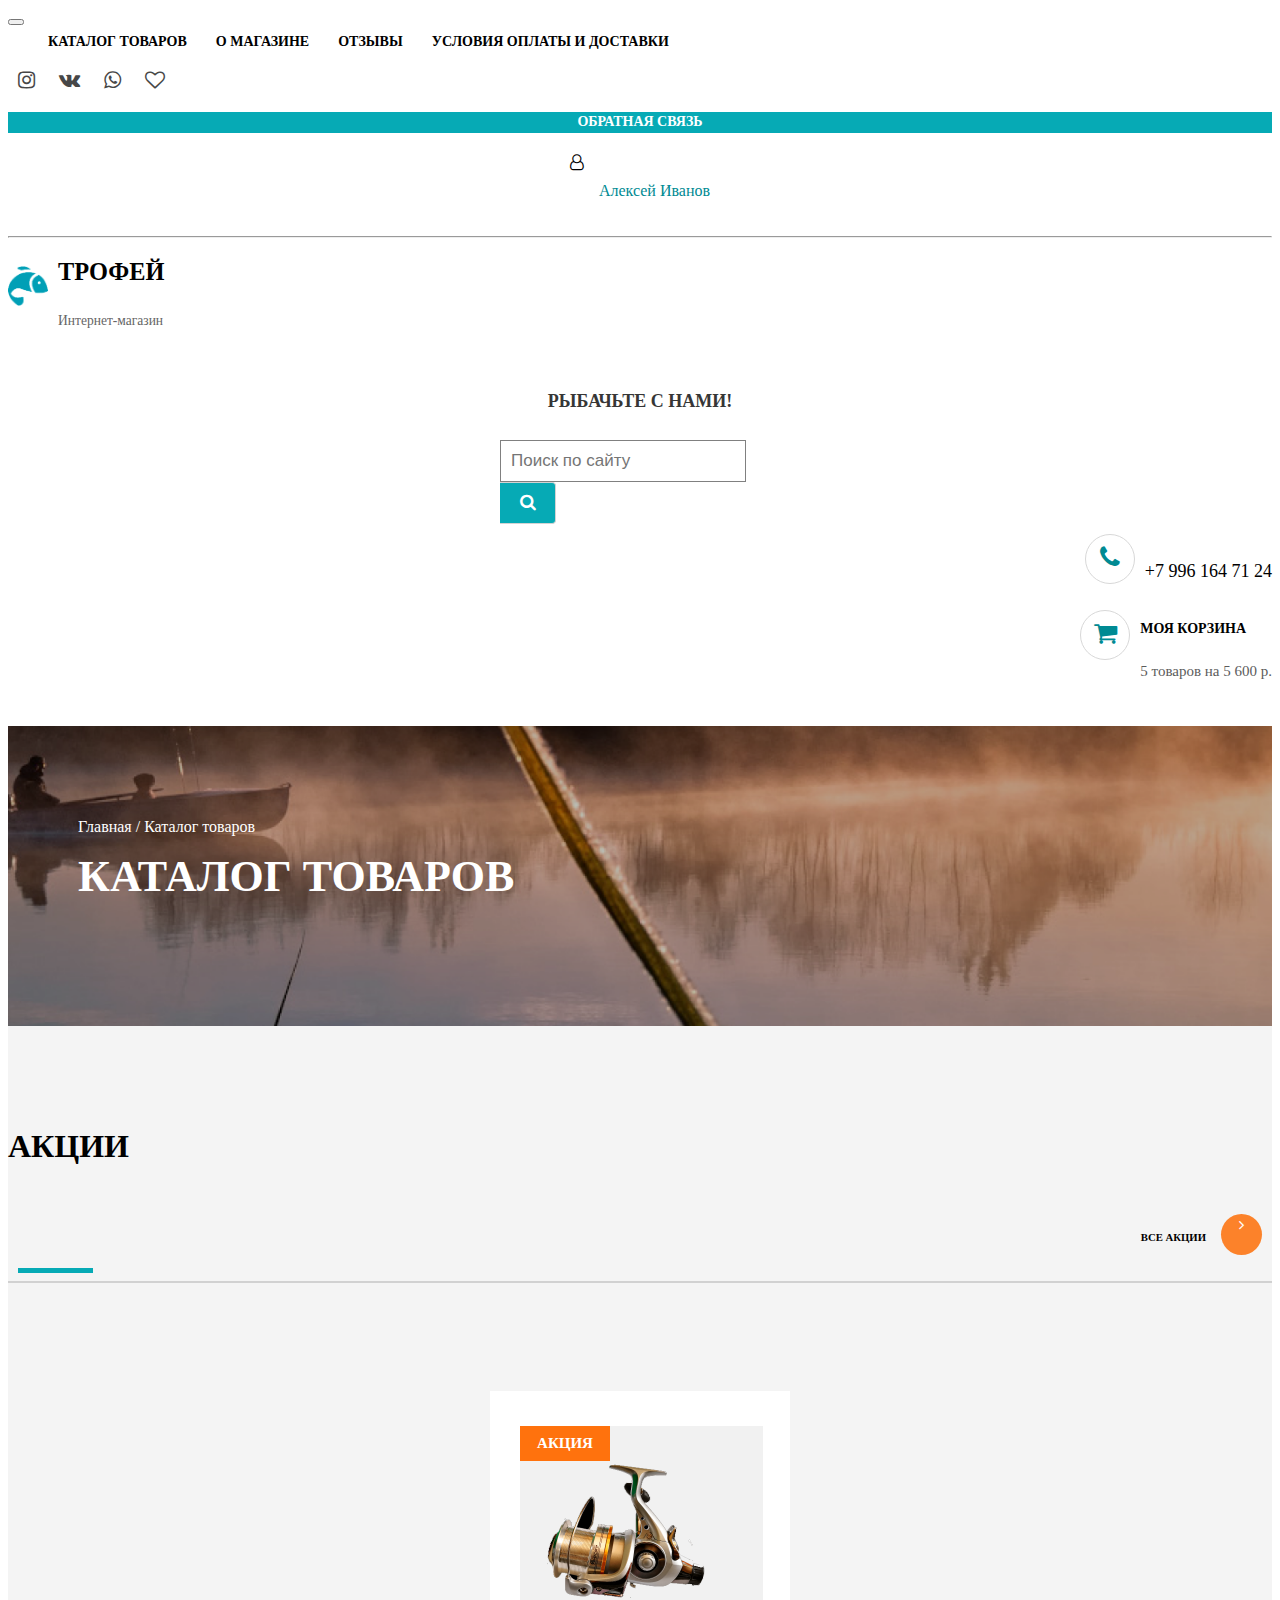
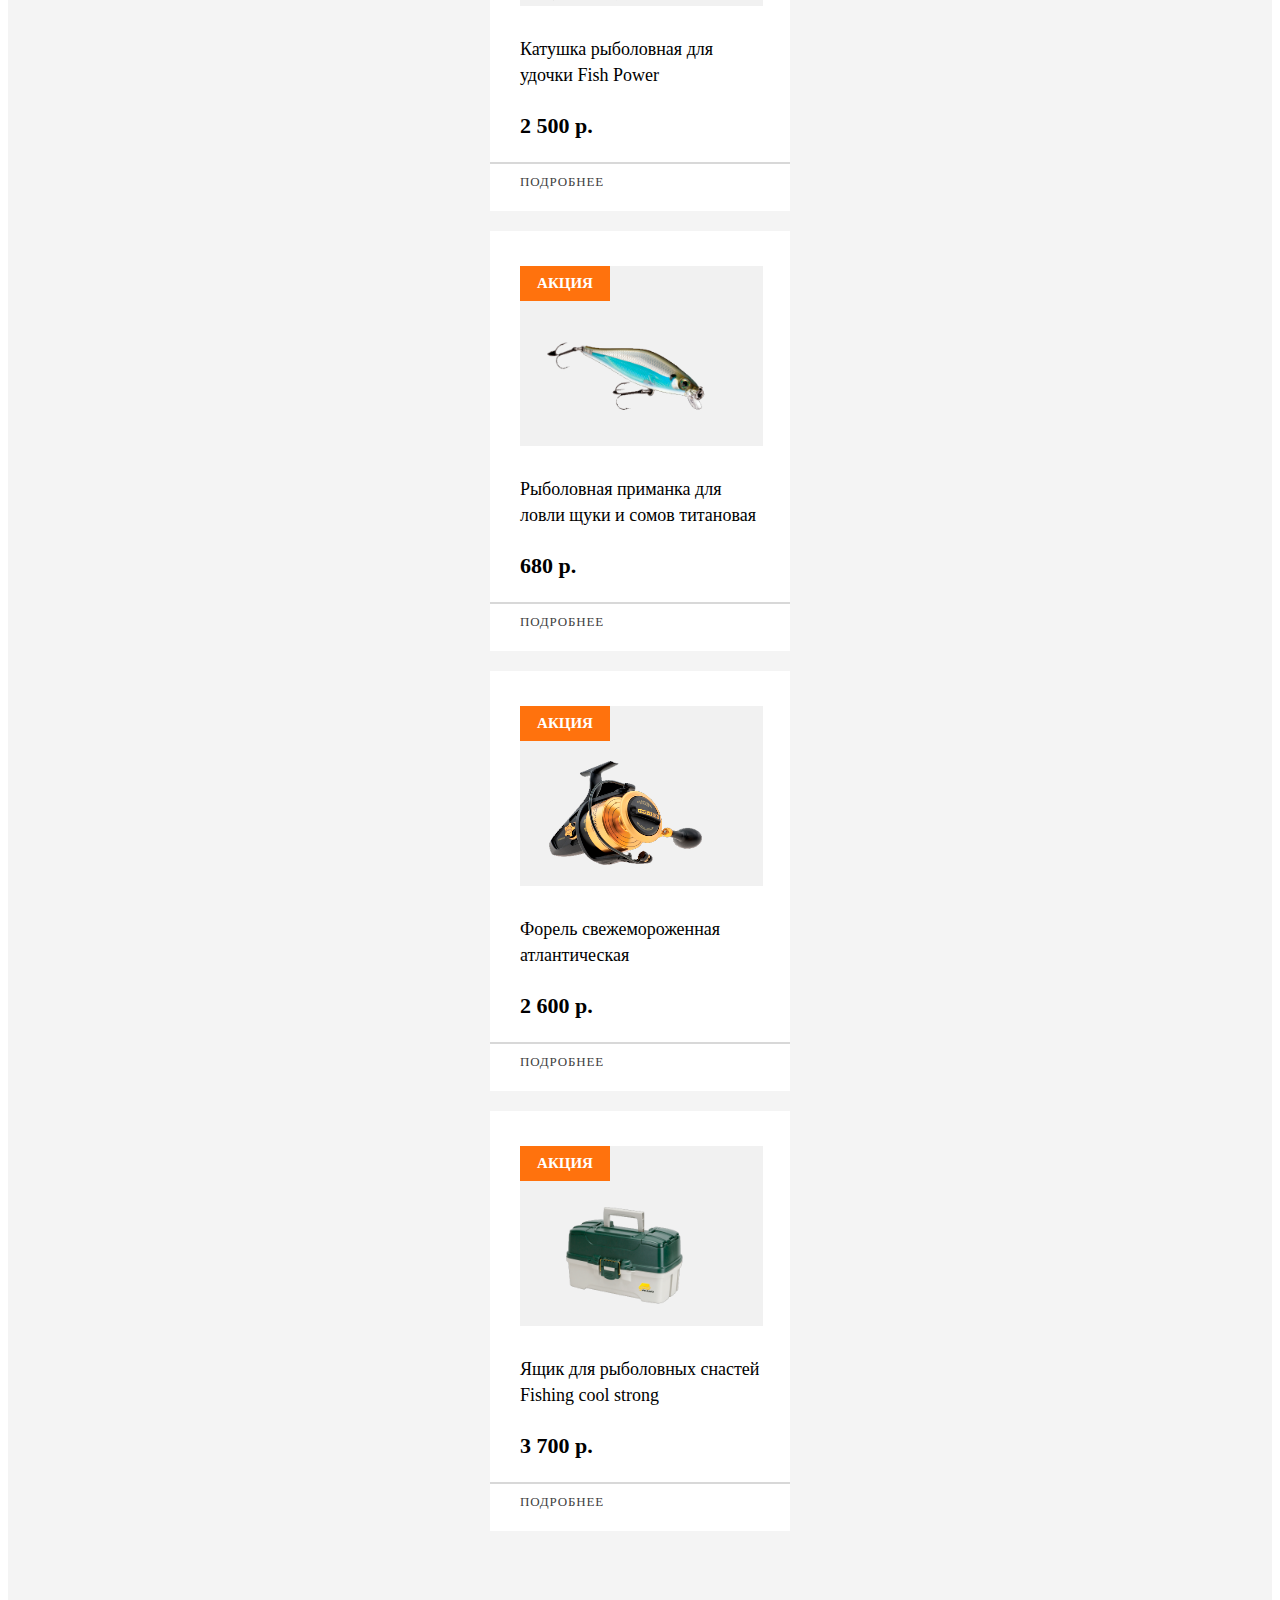
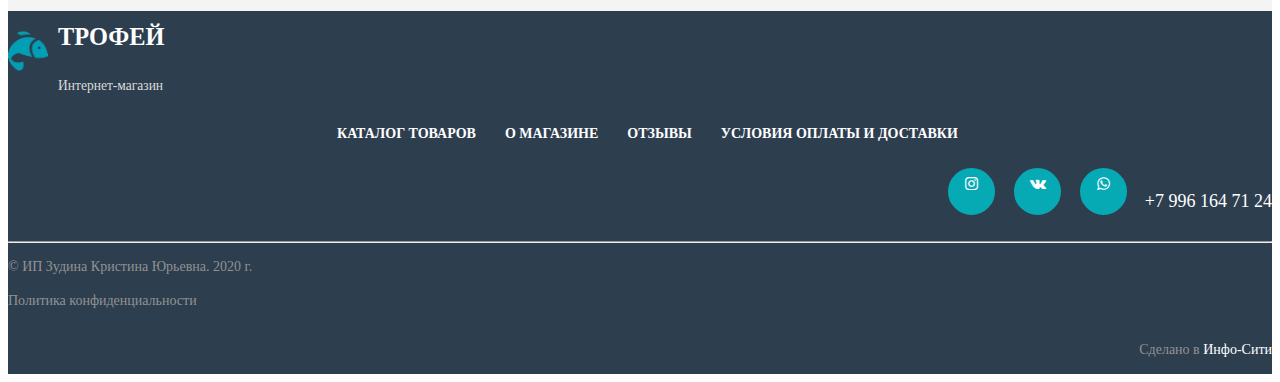
<file: testWork/index.html>
<!DOCTYPE html>
<html lang="ru">
    <head>
        <meta charset="utf-8">

        <meta name="viewport" content="width=device-width, initial-scale=1">

        <title>Test</title>

        <!-- Favicon -->
        <link rel="shortcut icon" href="assets/ico/favicon.ico"> 

        <!-- Theme CSS -->
        <link href="https://cdn.jsdelivr.net/npm/bootstrap@5.1.1/dist/css/bootstrap.min.css" rel="stylesheet" 
        integrity="sha384-F3w7mX95PdgyTmZZMECAngseQB83DfGTowi0iMjiWaeVhAn4FJkqJByhZMI3AhiU" crossorigin="anonymous">
        <link rel="stylesheet" href="font-awesome/css/font-awesome.min.css">
        <link href="css/style.css" rel="stylesheet" type="text/css"> 

    </head>

    <body>
        <!-- HEADER -->
        <header id="newhead">
            <div class="site-header">
                <div class="container">
                    <div class="row">
                        <div class="col-xs-6 col-md-2 col-lg-6 logo-box">
                            <nav class="navbar navbar-expand-lg navbar-light ">
                                <button class="navbar-toggler" type="button" data-toggle="collapse" 
                                    data-target="#navbarNav" aria-controls="navbarNav" aria-expanded="false" aria-label="Toggle navigation">
                                  <span class="navbar-toggler-icon"></span>
                                </button>
                                <div class="collapse navbar-collapse" id="navbarNav">
                                  <ul class="navbar-nav">
                                    <li class="nav-item active">
                                      <a href="#">КАТАЛОГ ТОВАРОВ</a>
                                    </li>
                                    <li class="nav-item">
                                      <a  href="#">О МАГАЗИНЕ</a>
                                    </li>
                                    <li class="nav-item">
                                      <a href="#">ОТЗЫВЫ</a>
                                    </li>
                                    <li class="nav-item">
                                      <a href="#">УСЛОВИЯ ОПЛАТЫ И ДОСТАВКИ</a>
                                    </li>
                                  </ul>
                                </div>
                              </nav>
                        </div>

                        <div class="col-xs-6 col-md-2 col-lg-6 logo-box">
                            <div class="row">
                            <div class="col-sm icons">
                                <i class="fa fa-instagram" aria-hidden="true"></i>
                                <i class="fa fa-vk" aria-hidden="true"></i>
                                <i class="fa fa-whatsapp" aria-hidden="true"></i>
                                <i class="fa fa-heart-o" aria-hidden="true"></i>
                            </div>
                            <div class="col-sm call">
                                <h2>ОБРАТНАЯ СВЯЗЬ</h2>
                            </div>
                            <div class="col-sm account">
                                <i class="fa fa-user-o" aria-hidden="true"></i>
                                <a href="#"><h5>Алексей Иванов</h5></a>
                            </div>
                        </div>
                        </div>
                        <hr>
                    </div>
                </div>
            </div>
            
            <div class="header-wrap">
                <div class="container">
                    <div class="row">
                        <div class="col-xs-6 col-md-2 col-lg-2 logo-box">
                            <div class="logo-header">
                                <img src="img/logo1.png" class="logo-img" alt="Лого">
                                <div class="text">
                                    <h2>ТРОФЕЙ</h2>
                                    <h5>Интернет-магазин</h5>
                                </div>
                            </div>
                        </div>
                        <div class="col-xs-6 col-md-10 col-lg-10 right-box">
                            <div class="row">
                                <div class="col-sm-3 header-text">
                                    <h2>Рыбачьте с нами!</h2>
                                </div>
                                <div class="col-sm-3 form">
                                    <form class="example" action="action_page.php">
                                        <input type="text" placeholder="Поиск по сайту" name="search">
                                        <button type="submit"><i class="fa fa-search"></i></button>
                                      </form>   
                                </div>
                                <div class="col-sm-3 phone">
                                    <i class="fa fa-phone" aria-hidden="true"></i>
                                    <h2>+7 996 164 71 24</h2>
                                </div>
                                <div class="col-sm-3 cart">
                                    <i class="fa fa-shopping-cart" aria-hidden="true"></i>
                                    <div class="cart-text">
                                    <h2>Моя корзина</h2>
                                    <h5>5 товаров на 5 600 р.</h5>
                                </div>
                                </div>
                            </div>
                        </div>
                    </div>
                </div> 
            </div>
            <div class="header-fon">
                <div class="container catalog">
                    <a href="#">Главная / </a><a href="#">Каталог товаров</a>
                    <h1>Каталог товаров</h1>
                </div>
            </div>
        </header>
        <!-- / HEADER -->

        <!-- CONTENT  -->
        <section id="content">
            <div class="content-body">
                <div class="container">
                    <div class="row h-text">
                        <div class="col-6 left-text">
                            <h1>АКЦИИ</h1>
                        </div>
                        
                        <div class="col-6 right-text">
                            <h6>ВСЕ АКЦИИ</h6>
                            <i class="fa fa-angle-right" aria-hidden="true"></i>
                        </div>
                        <div class="line"></div>
                        <hr>
                    </div>
                </div>
                <div class="container card-content">
                    <div class="row ">
                        <div class="col-md-3 product-card">
                            <div class="card">
                                <div class="card-image">
                                    <div class="sale"><h6>Акция</h6></div>
                                    <img src="img/1.png" class="card-img" alt="4">
                                </div>
                                <p>Катушка рыболовная для удочки Fish Power</p>
                                <h3>2 500 р.</h3>
                                <hr>
                                <a href="#">Подробнее</a>
                            </div>
                        </div>
                        <div class="col-md-3 product-card">
                            <div class="card">
                                <div class="card-image">
                                    <div class="sale"><h6>Акция</h6></div>
                                    <img src="img/2.png" class="card-img" alt="4">
                                </div>
                                <p>Рыболовная приманка для ловли щуки и сомов титановая</p>
                                <h3>680 р.</h3>
                                <hr>
                                <a href="#">Подробнее</a>
                            </div>
                        </div>
                        <div class="col-md-3 product-card">
                            <div class="card">
                                <div class="card-image">
                                    <div class="sale"><h6>Акция</h6></div>
                                    <img src="img/3.png" class="card-img" alt="4">
                                </div>
                                <p>Форель свежемороженная атлантическая</p>
                                <h3>2 600 р.</h3>
                                <hr>
                                <a href="#">Подробнее</a>
                            </div>
                        </div>
                        <div class="col-md-3 product-card">
                            <div class="card">
                                <div class="card-image">
                                    <div class="sale"><h6>Акция</h6></div>
                                    <img src="img/4.png" class="card-img" alt="4">
                                </div>
                                <p>Ящик для рыболовных снастей Fishing cool strong</p>
                                <h3>3 700 р.</h3>
                                <hr>
                                <a href="#">Подробнее</a>
                            </div>
                        </div>
                    </div>
                </div>
            </div>
        </section>
        <!-- / CONTENT  -->

        <!-- FOOTER  -->
        <footer>
            <div class="pre-footer">
                <div class="container">
                    <div class="row">
                        <div class="col-xs-6 col-md-2 col-lg-2 logo-box-footer-1">
                            <div class="logo-footer">
                                <img src="img/logo1.png" class="logo-img" alt="Лого">
                                <div class="text">
                                <h2>ТРОФЕЙ</h2>
                                <h5>Интернет-магазин</h5>
                            </div>
                            </div>
                        </div>
                        <div class="col-xs-6 col-md-2 col-lg-7 logo-box-footer-2">
                            <nav class="navbar navbar-expand-lg">
                                <div class="navbar-collapse">
                                  <ul class="navbar-nav nav-footer">
                                    <li class="nav-item">
                                      <a href="#">КАТАЛОГ ТОВАРОВ</a>
                                    </li>
                                    <li class="nav-item">
                                      <a  href="#">О МАГАЗИНЕ</a>
                                    </li>
                                    <li class="nav-item">
                                      <a href="#">ОТЗЫВЫ</a>
                                    </li>
                                    <li class="nav-item">
                                      <a href="#">УСЛОВИЯ ОПЛАТЫ И ДОСТАВКИ</a>
                                    </li>
                                  </ul>
                                </div>
                              </nav>
                        </div>
                        <div class="col-xs-6 col-md-2 col-lg-3 logo-box-footer">
                            <div class="logo">
                                <div class="icon">
                                <i class="fa fa-instagram" aria-hidden="true"></i>
                                <i class="fa fa-vk" aria-hidden="true"></i>
                                <i class="fa fa-whatsapp" aria-hidden="true"></i>
                                </div>
                                <div class="phone">
                                <h3>+7 996 164 71 24</h3>
                            </div>
                            </div>
                        </div>
                    </div>
                </div>
            </div>
            <hr>
            <div class="bootom-footer">
                <div class="container">
                    <div class="row">
                        <div class="col-md-4 text-left">
                            <p>© ИП Зудина Кристина Юрьевна. 2020 г.</p>
                        </div>
                        <div class="col-md-6 text-left">
                            <p>Политика конфиденциальности</p>
                        </div>
                        <div class="col-md-2 text-right">
                            <p>Сделано в <a href="#">Инфо-Сити</a></p>
                        </div>
                    </div>
                </div>
            </div>
        </footer>

        <!-- / FOOTER  -->

        <script src="https://code.jquery.com/jquery-3.5.1.slim.min.js" integrity="sha384-DfXdz2htPH0lsSSs5nCTpuj/zy4C+OGpamoFVy38MVBnE+IbbVYUew+OrCXaRkfj" crossorigin="anonymous"></script>
        <script src="https://cdn.jsdelivr.net/npm/bootstrap@4.6.0/dist/js/bootstrap.bundle.min.js" integrity="sha384-Piv4xVNRyMGpqkS2by6br4gNJ7DXjqk09RmUpJ8jgGtD7zP9yug3goQfGII0yAns" crossorigin="anonymous"></script>
    </body>
</html>
</file>
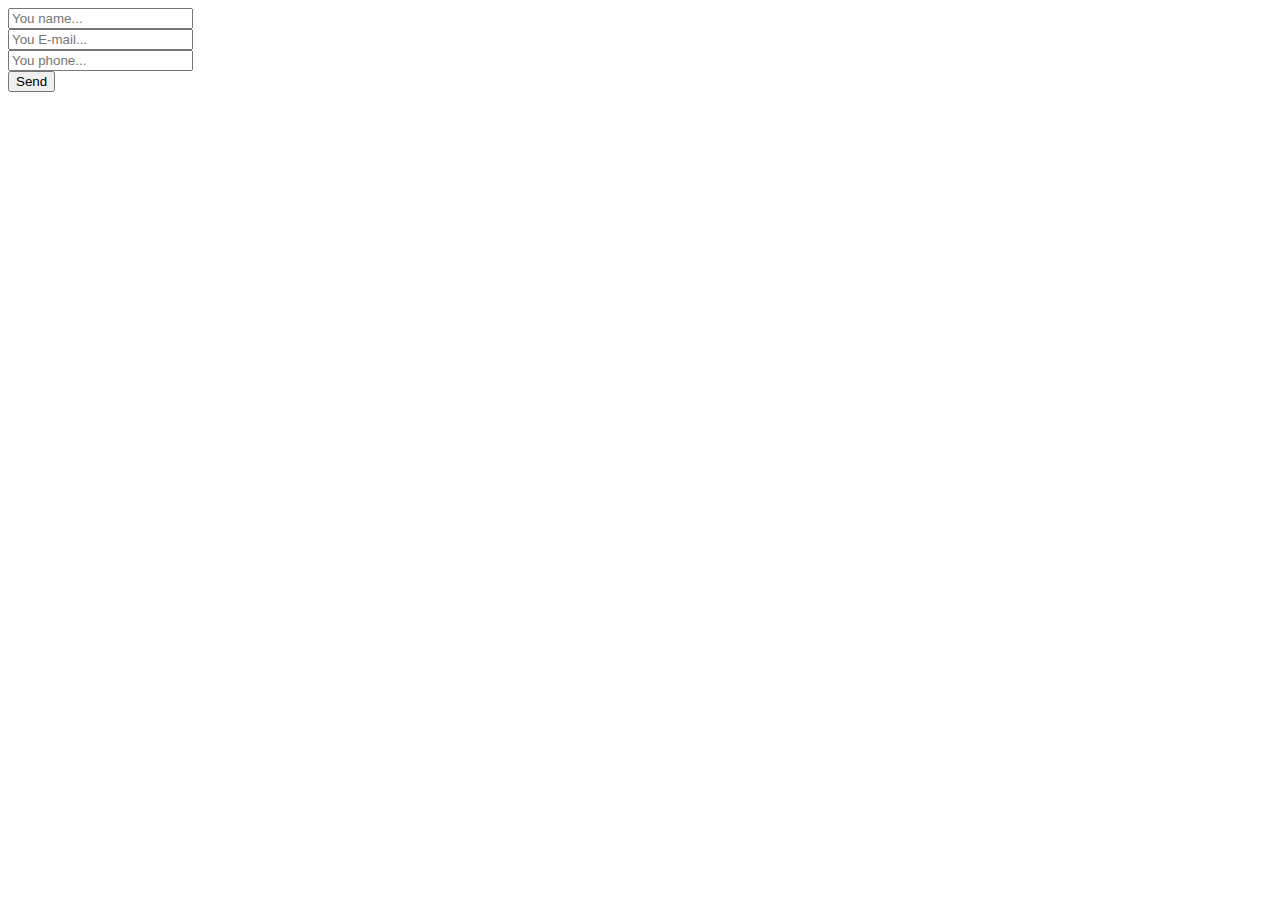
<file: INJPROJECT/try/index.html>
<!DOCTYPE html>
<html lang="en">
<head>
	<meta charset="UTF-8">
	<title>uniMail</title>
</head>
<body>

	<form>

		<!-- Hidden Required Fields -->
		<input type="hidden" name="project_name" value="500p">
		<input type="hidden" name="admin_email" value="vvvfvwlvvv@gmail.com">
		<!-- END Hidden Required Fields -->

		<input type="text" name="Name" placeholder="You name..." required><br>
		<input type="text" name="E-mail" placeholder="You E-mail..." required><br>
		<input type="text" name="Phone" placeholder="You phone..."><br>
		<button>Send</button>

	</form>
	
	<script src="https://code.jquery.com/jquery-1.11.3.min.js"></script>
	<script src="script.js"></script>

</body>
</html>
</file>
<file: ELEVEN/assets/css/style.css>
@import url(https://fonts.googleapis.com/css?family=Raleway:100,300,400,500,700,900);
a,
abbr,
acronym,
address,
applet,
article,
aside,
b,
big,
blockquote,
body,
center,
cite,
code,
dd,
del,
dfn,
div,
div pre,
dl,
dt,
em,
figcaption,
figure,
font,
footer,
h1,
h2,
h3,
h4,
h5,
h6,
header,
html,
i,
iframe,
img,
ins,
kbd,
li,
nav,
object,
ol,
p,
q,
s,
samp,
section,
small,
span,
strike,
strong,
sub,
sup,
tt,
u,
ul,
var {
  margin: 0;
  padding: 0;
  border: 0;
  outline: 0;
}
.clearfix:after {
  content: ".";
  display: block;
  clear: both;
  visibility: hidden;
  line-height: 0;
  height: 0;
}
.clearfix {
  display: inline-block;
}
html[xmlns] .clearfix {
  display: block;
}
* html .clearfix {
  height: 1%;
}
li,
ul {
  padding: 0;
  margin: 0;
  list-style: none;
}
article,
aside,
footer,
header,
hgroup,
nav,
section {
  display: block;
}
* {
  box-sizing: border-box;
}
body,
html {
  font-family: Raleway, sans-serif;
  font-weight: 400;
  background-color: #fff;
  font-size: 16px;
  -ms-text-size-adjust: 100%;
  -webkit-font-smoothing: antialiased;
  -moz-osx-font-smoothing: grayscale;
}
a {
  text-decoration: none !important;
}
h1,
h2,
h3,
h4,
h5,
h6 {
  margin-top: 0;
  margin-bottom: 0;
}
ul {
  margin-bottom: 0;
}
body,
html {
  background: #fff;
  font-family: Raleway, sans-serif;
}
::selection {
  background: #ff589e;
  color: #fff;
}
::-moz-selection {
  background: #ff589e;
  color: #fff;
}
.section {
  position: relative;
  padding-top: 100px;
  padding-bottom: 80px;
}
.section.colored {
  background: #f2f2fe;
}
.hr {
  bottom: 0;
  width: 100%;
  height: 1px;
  margin-top: 100px;
  border-bottom: 1px solid #eee;
}
.left-heading.light .section-title {
  color: #fff;
}
.left-heading .section-title {
  font-weight: 500;
  font-size: 24px;
  line-height: 42px;
  color: #1e1e1e;
  letter-spacing: 0.25px;
  margin-bottom: 30px;
  position: relative;
}
.center-heading {
  text-align: center;
}
.center-heading .section-title {
  font-weight: 500;
  font-size: 28px;
  color: #1e1e1e;
  letter-spacing: 1.75px;
  line-height: 38px;
  margin-bottom: 20px;
}
.center-heading.colored .section-title {
  color: #fff;
}
.center-text {
  text-align: center;
  font-weight: 400;
  font-size: 16px;
  color: #777;
  line-height: 28px;
  letter-spacing: 1px;
  margin-bottom: 50px;
}
.center-text.colored {
  color: #fff;
}
.center-text p {
  font-size: 15px;
  color: #777;
  margin-bottom: 30px;
}
.left-text {
  font-weight: 400;
  font-size: 16px;
  color: #777;
  line-height: 28px;
  letter-spacing: 1px;
}
.left-text.light {
  color: #fff;
}
.left-text p {
  margin-bottom: 30px;
}
.left-text p.dark {
  color: #3b566e;
}
.padding-bottom-top-60 {
  padding-top: 60px !important;
  padding-bottom: 60px !important;
}
.padding-bottom-80 {
  padding-bottom: 80px !important;
}
.padding-bottom-100 {
  padding-bottom: 100px !important;
}
.border-bottom {
  border-bottom: 1px solid #eee !important;
}
.mbottom-30 {
  margin-bottom: 30px !important;
}
.align-self-center {
  -ms-flex-item-align: center !important;
  align-self: center !important;
}
.padding-bottom-0 {
  padding-bottom: 0 !important;
}
.padding-top-0 {
  padding-top: 0 !important;
}
.padding-top-80 {
  padding-top: 80px !important;
}
.padding-top-70 {
  padding-top: 70px !important;
}
.padding-top-20 {
  padding-top: 20px !important;
}
.margin-bottom-0 {
  margin-bottom: 0 !important;
}
.margin-bottom-30 {
  margin-bottom: 30px !important;
}
.margin-top-30 {
  margin-top: 30px !important;
}
.margin-top-15 {
  margin-top: 15px !important;
}
.margin-bottom-45 {
  margin-bottom: 45px !important;
}
.margin-bottom-20 {
  margin-bottom: 20px !important;
}
.margin-bottom-60 {
  margin-bottom: 60px !important;
}
.margin-bottom-100 {
  margin-bottom: 100px !important;
}
@media (max-width: 991px) {
  body,
  html {
    overflow-x: hidden;
  }
  .mobile-top-fix {
    margin-top: 30px;
    margin-bottom: 0;
  }
  .mobile-bottom-fix {
    margin-bottom: 30px;
  }
  .mobile-bottom-fix-big {
    margin-bottom: 60px;
  }
}
a.main-button-slider {
  font-size: 13px;
  border-radius: 20px;
  padding: 12px 20px;
  background-color: #da1143;
  text-transform: uppercase;
  color: #fff;
  letter-spacing: 0.25px;
  -webkit-transition: all 0.3s ease 0s;
  -moz-transition: all 0.3s ease 0s;
  -o-transition: all 0.3s ease 0s;
  transition: all 0.3s ease 0s;
}
a.main-button-slider:hover {
  background-color: #f7844c;
}
a.main-button {
  font-size: 13px;
  border-radius: 20px;
  padding: 12px 20px;
  background-color: #8261ee;
  text-transform: uppercase;
  color: #fff;
  letter-spacing: 0.25px;
  -webkit-transition: all 0.3s ease 0s;
  -moz-transition: all 0.3s ease 0s;
  -o-transition: all 0.3s ease 0s;
  transition: all 0.3s ease 0s;
}
a.main-button:hover {
  background-color: #ff589e;
}
button.main-button {
  outline: 0;
  border: none;
  cursor: pointer;
  font-size: 13px;
  border-radius: 20px;
  padding: 12px 20px;
  background-color: #da1143;
  text-transform: uppercase;
  color: #fff;
  letter-spacing: 0.25px;
  -webkit-transition: all 0.3s ease 0s;
  -moz-transition: all 0.3s ease 0s;
  -o-transition: all 0.3s ease 0s;
  transition: all 0.3s ease 0s;
}
button.main-button:hover {
  background-color: #f7844c;
}
.header-area {
  position: fixed;
  top: 30px;
  left: 0;
  right: 0;
  z-index: 100;
  height: 100px;
  -webkit-transition: all 0.3s ease 0s;
  -moz-transition: all 0.3s ease 0s;
  -o-transition: all 0.3s ease 0s;
  transition: all 0.3s ease 0s;
}
.header-area .main-nav {
  box-shadow: 0 0 15px rgba(0, 0, 0, 0.1);
  border-radius: 40px;
  min-height: 80px;
  background: #fff;

}
.header-area .main-nav .logo {
  float: left;
  margin-top: 15px;
  -webkit-transition: all 0.3s ease 0s;
  -moz-transition: all 0.3s ease 0s;
  -o-transition: all 0.3s ease 0s;
  transition: all 0.3s ease 0s;
  margin-left: 15px;

}
.header-area .main-nav .logo img {
  -webkit-transition: all 0.3s ease 0s;
  -moz-transition: all 0.3s ease 0s;
  -o-transition: all 0.3s ease 0s;
  transition: all 0.3s ease 0s;
}
.header-area .main-nav .nav {
  float: right;
  margin-top: 27px;
  margin-left: 0;
  margin-right: 30px;
  -webkit-transition: all 0.3s ease 0s;
  -moz-transition: all 0.3s ease 0s;
  -o-transition: all 0.3s ease 0s;
  transition: all 0.3s ease 0s;
  position: relative;
  z-index: 999;
}
.header-area .main-nav .nav li {
  padding-left: 20px;
  padding-right: 20px;
}
.header-area .main-nav .nav li:last-child {
  padding-right: 0;
}
.header-area .main-nav .nav .root{
  font-size: 18px;
  font-weight: bold;
  color: #da1143;
}

.header-area .main-nav .nav li a {
  display: block;
  font-weight: 500;
  font-size: 13px;
  color: #fff;
  -webkit-transition: all 0.3s ease 0s;
  -moz-transition: all 0.3s ease 0s;
  -o-transition: all 0.3s ease 0s;
  transition: all 0.3s ease 0s;
  height: 40px;
  line-height: 40px;
  border: transparent;
  letter-spacing: 1px;
}
.header-area .main-nav .nav li a:hover {
  color: #ff589e;
}
.header-area .main-nav .menu-trigger {
  cursor: pointer;
  display: block;
  position: absolute;
  top: 23px;
  width: 32px;
  height: 40px;
  text-indent: -9999em;
  z-index: 99;
  right: 40px;
  display: none;
}
.header-area .main-nav .menu-trigger span,
.header-area .main-nav .menu-trigger span:after,
.header-area .main-nav .menu-trigger span:before {
  -moz-transition: all 0.4s;
  -o-transition: all 0.4s;
  -webkit-transition: all 0.4s;
  transition: all 0.4s;
  background-color: #3b566e;
  display: block;
  position: absolute;
  width: 30px;
  height: 2px;
  left: 0;
}
.header-area .main-nav .menu-trigger span:after,
.header-area .main-nav .menu-trigger span:before {
  -moz-transition: all 0.4s;
  -o-transition: all 0.4s;
  -webkit-transition: all 0.4s;
  transition: all 0.4s;
  background-color: #3b566e;
  display: block;
  position: absolute;
  width: 30px;
  height: 2px;
  left: 0;
  width: 75%;
}
.header-area .main-nav .menu-trigger span:after,
.header-area .main-nav .menu-trigger span:before {
  content: "";
}
.header-area .main-nav .menu-trigger span {
  top: 16px;
}
.header-area .main-nav .menu-trigger span:before {
  -moz-transform-origin: 33% 100%;
  -ms-transform-origin: 33% 100%;
  -webkit-transform-origin: 33% 100%;
  transform-origin: 33% 100%;
  top: -10px;
  z-index: 10;
}
.header-area .main-nav .menu-trigger span:after {
  -moz-transform-origin: 33% 0;
  -ms-transform-origin: 33% 0;
  -webkit-transform-origin: 33% 0;
  transform-origin: 33% 0;
  top: 10px;
}
.header-area .main-nav .menu-trigger.active span,
.header-area .main-nav .menu-trigger.active span:after,
.header-area .main-nav .menu-trigger.active span:before {
  background-color: transparent;
  width: 100%;
}
.header-area .main-nav .menu-trigger.active span:before {
  -moz-transform: translateY(6px) translateX(1px) rotate(45deg);
  -ms-transform: translateY(6px) translateX(1px) rotate(45deg);
  -webkit-transform: translateY(6px) translateX(1px) rotate(45deg);
  transform: translateY(6px) translateX(1px) rotate(45deg);
  background-color: #3b566e;
}
.header-area .main-nav .menu-trigger.active span:after {
  -moz-transform: translateY(-6px) translateX(1px) rotate(-45deg);
  -ms-transform: translateY(-6px) translateX(1px) rotate(-45deg);
  -webkit-transform: translateY(-6px) translateX(1px) rotate(-45deg);
  transform: translateY(-6px) translateX(1px) rotate(-45deg);
  background-color: #3b566e;
}
.header-area.header-sticky {
  min-height: 80px;
}
.header-area.header-sticky .logo {
  /*margin-top: 25px;*/
}
.header-area.header-sticky .nav {
  margin-top: 20px !important;
}
.header-area.header-sticky .nav li a {
  color: #1e1e1e;
}
.header-area.header-sticky .nav li a.active {
  color: #ff589e;
}
@media (max-width: 1200px) {
  .header-area .main-nav .nav li {
    padding-left: 12px;
    padding-right: 12px;
  }
  .header-area .main-nav:before {
    display: none;
  }
}
@media (max-width: 991px) {
  .header-area {
    padding: 0 15px;
    height: 80px;
    box-shadow: none;
    text-align: center;
  }
  .header-area .container {
    padding: 0;
  }
  .header-area .logo {
    margin-left: 30px;
  }
  .header-area .menu-trigger {
    display: block !important;
  }
  .header-area .main-nav {
    overflow: hidden;
  }
  .header-area .main-nav .nav {
    float: none;
    width: 100%;
    margin-top: 80px !important;
    display: none;
    -webkit-transition: all 0s ease 0s;
    -moz-transition: all 0s ease 0s;
    -o-transition: all 0s ease 0s;
    transition: all 0s ease 0s;
    margin-left: 0;
  }
  .header-area .main-nav .nav li:first-child {
    border-top: 1px solid #eee;
  }
  .header-area .main-nav .nav li {
    width: 100%;
    background: #fff;
    border-bottom: 1px solid #eee;
    padding-left: 0 !important;
    padding-right: 0 !important;
  }
  .header-area .main-nav .nav li a {
    height: 50px !important;
    line-height: 50px !important;
    padding: 0 !important;
    border: none !important;
    background: #fff !important;
    color: #3b566e !important;
  }
  .header-area .main-nav .nav li a:hover {
    background: #eee !important;
  }
}
@media (min-width: 992px) {
  .header-area .main-nav .nav {
    display: flex !important;
  }
}
.welcome-area {
  overflow: hidden;
  position: relative;
  display: flex;
  align-items: center;
  justify-content: center;
  background-image: url(../images/fon.webp);
  background-repeat: no-repeat;
  background-position: center center;
  background-size: cover;
  height: 100vh;
}
.welcome-area .header-text {
  position: absolute;
  top: 50%;
  transform: translateY(-55%);
  text-align: center;
  width: 100%;
}
.welcome-area .header-text h1 {
  font-weight: 500;
  font-size: 36px;
  line-height: 54px;
  letter-spacing: 1.4px;
  margin-bottom: 30px;
  color: #fff;
}
.welcome-area .header-text p {
  font-weight: 400;
  font-size: 20px;
  color: #fff;
  line-height: 28px;
  letter-spacing: 0.25px;
  margin-bottom: 40px;
  position: relative;
}
@media (max-width: 991px) {
  .welcome-area .header-text {
    top: 65% !important;
    transform: perspective(1px) translateY(-60%) !important;
    text-align: center;
  }
  .welcome-area .header-text h1 {
    text-align: center;
    color: #fff;
    margin-bottom: 15px;
  }
  .welcome-area .header-text h1 span {
    color: #fff;
  }
  .welcome-area .header-text p {
    text-align: center;
    color: #fff;
    margin-bottom: 20px;
  }
}
@media (max-width: 820px) {
  .welcome-area .header-text {
    top: 65% !important;
    transform: perspective(1px) translateY(-60%) !important;
  }
  .welcome-area .header-text h1 {
    font-size: 22px;
    line-height: 30px;
    margin-bottom: 15px;
  }
  .welcome-area .header-text p {
    margin-bottom: 20px;
  }
}
@media (max-width: 765px) {
  .welcome-area {
    margin-bottom: 100px;
  }
  .welcome-area .header-text {
    top: 50% !important;
    transform: perspective(1px) translateY(-50%) !important;
    text-align: center;
  }
  .welcome-area .header-text .buttons {
    display: none;
  }
  .welcome-area .header-text h1 {
    font-weight: 600;
    font-size: 24px !important;
    line-height: 30px !important;
    margin-bottom: 30px !important;
  }
  .welcome-area .header-text h1 span {
    color: #fff;
  }
  .welcome-area .header-text p {
    text-align: center;
    color: #fff;
    font-size: 14px;
    line-height: 22px;
    margin-bottom: 40px;
  }
}
.features-small-item {
  cursor: pointer;
  display: block;
  background: #fff;
  box-shadow: 0 2px 48px 0 rgba(0, 0, 0, 0.1);
  -webkit-border-radius: 20px;
  -moz-border-radius: 20px;
  border-radius: 20px;
  padding: 30px;
  text-align: center;
  -webkit-transition: all 0.3s ease 0s;
  -moz-transition: all 0.3s ease 0s;
  -o-transition: all 0.3s ease 0s;
  transition: all 0.3s ease 0s;
  position: relative;
  margin-bottom: 30px;
}
.features-small-item:hover .icon {
  background-color: #7c908a;
}
.features-small-item .icon {
  -webkit-transition: all 0.3s ease 0s;
  -moz-transition: all 0.3s ease 0s;
  -o-transition: all 0.3s ease 0s;
  transition: all 0.3s ease 0s;
  width: 90px;
  height: 90px;
  line-height: 90px;
  margin: auto;
  position: relative;
  margin-bottom: 30px;
  background: #da1143;
  -webkit-border-radius: 50%;
  -moz-border-radius: 50%;
  border-radius: 50%;
}
.features-small-item .icon i {
  font-size: 18px;
  color: #fff;
}
.features-small-item .features-title {
  font-weight: 500;
  font-size: 18px;
  color: #1e1e1e;
  letter-spacing: 0.7px;
  margin-bottom: 15px;
  position: relative;
  z-index: 2;
}
.features-small-item p {
  font-weight: 400;
  font-size: 13px;
  color: #777;
  letter-spacing: 0.5px;
  line-height: 25px;
  position: relative;
  z-index: 2;
}
.features-small-item a {
  float: right;
  position: relative;
  z-index: 2;
}
.home-feature {
  padding-bottom: 0;
  padding-top: 80px;
  margin-top: -220px;
  z-index: 9;
}
@media (max-width: 991px) {
  .home-feature {
    padding-bottom: 0;
    padding-top: 0;
    margin-top: 0;
  }
}
.mini {
  min-height: 215px;
  overflow: hidden;
  position: relative;
  padding-top: 90px;
  padding-bottom: 90px;
}
.mini:before {
  content: "";
  position: absolute;
  width: 140%;
  height: 140%;
  opacity: 0.95;
  background-repeat: no-repeat;
  background-size: cover;
  background-position: center center;
  background-image: url(../images/code.webp);
  z-index: 2;
  top: -20%;
  left: -20%;
}
.mini .mini-content {
  position: relative;
  z-index: 3;
}
.mini .mini-content .info {
  text-align: center;
  color: #fff;
  padding-top: 20px;
  padding-bottom: 20px;
}
.mini .mini-content .info small {
  display: block;
  font-weight: 400;
  font-size: 13px;
  margin-bottom: 5px;
}
.mini .mini-content .info strong {
  font-weight: 700;
  font-size: 17px;
  margin-bottom: 40px;
  display: block;
}
.mini .mini-content .info h2 {
  color: #fff;
  font-weight: 500;
  font-size: 28px;
  letter-spacing: 0.25px;
  margin-bottom: 30px;
}
.mini .mini-content .info p {
  letter-spacing: 1px;
  margin-bottom: 40px;
  color: #fff;
  letter-spacing: 0.25px;
  line-height: 26px;
  font-weight: 400;
  font-size: 15px;
}
.mini .mini-content .info p span {
  text-decoration: underline;
}
.mini .mini-content .mini-box {
  display: block;
  background: #fff;
  padding: 20px;
  border-radius: 20px;
  box-shadow: 0 2px 48px 0 rgba(0, 0, 0, 0.08);
  margin-bottom: 30px;
  position: relative;
  -webkit-transition: all 0.3s ease 0s;
  -moz-transition: all 0.3s ease 0s;
  -o-transition: all 0.3s ease 0s;
  transition: all 0.3s ease 0s;
  text-align: center;
}
.mini .mini-content .mini-box:hover {
  margin-top: -10px;
}
.mini .mini-content .mini-box:before {
  content: "";
  position: absolute;
  z-index: -1;
  background: #fff;
  width: 100%;
  opacity: 0.15;
  height: 100%;
  bottom: -10px;
  left: 0;
  right: -20px;
  margin: auto;
  border-radius: 20px;
}
.mini .mini-content .mini-box i {
  display: block;
  font-size: 20px;
  margin-bottom: 15px;
}
.mini .mini-content .mini-box span {
  display: block;
  font-weight: 400;
  font-size: 14px;
  color: #777;
  letter-spacing: 0.75px;
}
.mini .mini-content .mini-box strong {
  display: block;
  font-weight: 400;
  font-size: 17px;
  color: #1e1e1e;
  letter-spacing: 0.25px;
  margin-bottom: 5px;
  margin-top: 20px;
}
.counter {
  overflow: hidden;
  position: relative;
}
.counter:before {
  content: "";
  position: absolute;
  width: 140%;
  height: 140%;
  opacity: 0.9;
  background-image: url(../images/.webp);
  background-repeat: no-repeat;
  background-size: cover;
  background-position: center center;
  z-index: 2;
  top: -20%;
  left: -20%;
}
.counter .content {
  position: relative;
  z-index: 3;
  width: 100%;
}
.counter .content .count-item {
  height: 340px;
  position: relative;
  float: left;
  width: 100%;
}
.counter .content .count-item.decoration-bottom {
  position: relative;
}
.counter .content .count-item.decoration-bottom:after {
  content: "";
  position: absolute;
  width: 60%;
  height: 32px;
  top: 145px;
  left: 55%;
  background: url(../images/circle-dec.webp) center center no-repeat;
  -webkit-transition: all 0.3s ease 0s;
  -moz-transition: all 0.3s ease 0s;
  -o-transition: all 0.3s ease 0s;
  transition: all 0.3s ease 0s;
}
.counter .content .count-item.decoration-top {
  position: relative;
}
.counter .content .count-item.decoration-top:after {
  content: "";
  position: absolute;
  width: 70%;
  height: 32px;
  top: 140px;
  left: 70%;
  background: url(../images/circle-dec.webp) center no-repeat;
  -webkit-transition: all 0.3s ease 0s;
  -moz-transition: all 0.3s ease 0s;
  -o-transition: all 0.3s ease 0s;
  transition: all 0.3s ease 0s;
}
.counter .content .count-item:hover strong {
  margin-top: 110px;
}
.counter .content .count-item strong {
  display: block;
  text-align: center;
  font-weight: 600;
  font-size: 36px;
  letter-spacing: 0.25px;
  margin-bottom: 10px;
  color: #fff;
  margin-top: 120px;
  -webkit-transition: all 0.3s ease 0s;
  -moz-transition: all 0.3s ease 0s;
  -o-transition: all 0.3s ease 0s;
  transition: all 0.3s ease 0s;
}
.counter .content .count-item span {
  display: block;
  text-align: center;
  color: #fff;
  font-weight: 500;
  font-size: 17px;
  letter-spacing: 0.25px;
}
@media (max-width: 991px) {
  .parallax {
    padding-top: 60px;
    padding-bottom: 60px;
    min-height: auto;
  }
  .parallax .content {
    position: relative !important;
    top: 0 !important;
    transform: perspective(1px) translateY(0) !important;
  }
  .counter {
    padding-top: 60px;
    padding-bottom: 60px;
  }
  .counter .content {
    position: relative !important;
    top: 0 !important;
    transform: perspective(1px) translateY(0) !important;
  }
  .counter .content .count-item {
    height: auto;
    padding-top: 20px;
    padding-bottom: 20px;
  }
  .counter .content .count-item:hover strong {
    margin-top: 0;
  }
  .counter .content .count-item:before {
    display: none;
  }
  .counter .content .count-item:after {
    display: none;
  }
  .counter .content .count-item strong {
    margin-top: 0;
  }
}
.team-item {
  background: #fff;
  box-shadow: 0 2px 48px 0 rgba(0, 0, 0, 0.1);
  border-radius: 20px;
  position: relative;
  margin-bottom: 30px;
  padding-bottom: 25px;
}
.team-item:hover .team-content .team-info {
  margin-left: 30px;
}
.team-item i {
  display: block;
  margin-left: 25px;
  margin-top: 25px;
  font-size: 30px;
  color: #4e47de;
  text-align: center;
}
.team-item .user-image {
  width: 60px;
  height: 60px;
  overflow: hidden;
  -webkit-border-radius: 100px;
  -moz-border-radius: 100px;
  border-radius: 100px;
  -webkit-transition: all 0.3s ease 0s;
  -moz-transition: all 0.3s ease 0s;
  -o-transition: all 0.3s ease 0s;
  transition: all 0.3s ease 0s;
  margin-left: 25px;
  float: left;
}
.team-item .team-content {
  text-align: left;
  overflow: hidden;
}
.team-item .team-content .team-info {
  float: left;
  margin-left: 20px;
  margin-top: 8px;
  -webkit-transition: all 0.3s ease 0s;
  -moz-transition: all 0.3s ease 0s;
  -o-transition: all 0.3s ease 0s;
  transition: all 0.3s ease 0s;
}
.team-item .team-content .team-info .user-name {
  display: block;
  font-weight: 400;
  font-size: 17px;
  color: #1e1e1e;
  letter-spacing: 0.25px;
  margin-bottom: 5px;
}
.team-item .team-content .team-info span {
  display: block;
  font-weight: 400;
  font-size: 15px;
  color: #ff589e;
  letter-spacing: 0.25px;
}
.team-item .team-content p {
  margin-top: 25px;
  padding-left: 25px;
  padding-right: 25px;
  margin-bottom: 25px;
  font-weight: 400;
  font-size: 15px;
  color: #777;
  letter-spacing: 0.6px;
  line-height: 26px;
}
.pricing-item {
  background: #fff;
  box-shadow: 0 2px 48px 0 rgba(0, 0, 0, 0.1);
  border-radius: 20px;
  margin-bottom: 30px;
  margin-top: 20px;
  padding: 30px 0 40px 0;
}
.pricing-item.active .pricing-header {
  position: relative;
}
.pricing-item.active .pricing-header .pricing-title {
  color: #1e1e1e;
}
.pricing-item.active .pricing-body .price-wrapper {
  background-color: #ff589e;
}
.pricing-item.active .pricing-body .price-wrapper .currency {
  color: #fff;
}
.pricing-item.active .pricing-body .price-wrapper .price {
  color: #fff;
}
.pricing-item.active .pricing-body .price-wrapper .period {
  color: #fff;
}
.pricing-item .pricing-header {
  text-align: center;
  display: block;
  position: relative;
  padding-bottom: 10px;
}
.pricing-item .pricing-header .pricing-title {
  font-weight: 500;
  font-size: 17px;
  letter-spacing: 0.25px;
  color: #1e1e1e;
  width: 180px;
  height: 40px;
  line-height: 40px;
  left: 0;
  right: 0;
  margin: auto;
}
.pricing-item .pricing-body {
  margin-bottom: 40px;
}
.pricing-item .pricing-body .price-wrapper {
  text-align: center;
  padding-top: 20px;
  padding-bottom: 13px;
  background: #8261ee;
  width: 80%;
  margin: auto;
  margin-bottom: 40px;
  margin-top: 5px;
  border-radius: 20px;
}
.pricing-item .pricing-body .price-wrapper .currency {
  height: 47px;
  font-weight: 500;
  font-size: 32px;
  color: #fff;
  position: relative;
  top: -1px;
}
.pricing-item .pricing-body .price-wrapper .price {
  font-weight: 500;
  font-size: 28px;
  color: #fff;
}
.pricing-item .pricing-body .price-wrapper .period {
  font-weight: 400;
  font-size: 14px;
  color: #fff;
  display: block;
  letter-spacing: 0.88px;
}
.pricing-item .pricing-body .list li {
  text-align: center;
  margin-bottom: 12px;
  font-weight: 400;
  font-size: 15px;
  color: #7a7a7a;
  letter-spacing: 0.25px;
  text-decoration: line-through;
}
.pricing-item .pricing-body .list li.active {
  color: #7a7a7a;
  text-decoration: none;

}
.pricing-item .pricing-footer {
  text-align: center;
  margin-top: 50px;
}
.blog-post-thumb {
  text-align: center;
  margin-bottom: 30px;
}
.blog-post-thumb.big .img {
  height: 400px;
}
.blog-post-thumb .img {
  overflow: hidden;
  border-radius: 20px;
  position: relative;
  height: 200px;
}
.blog-post-thumb .blog-content {
  margin-top: -30px;
  padding-top: 50px;
}
.blog-post-thumb h3 {
  margin-bottom: 20px !important;
}
.blog-post-thumb h3 a {
  font-weight: 500;
  font-size: 18px;
  color: #1e1e1e;
  letter-spacing: 0.25px;
  line-height: 26px;
  -webkit-transition: all 0.3s ease 0s;
  -moz-transition: all 0.3s ease 0s;
  -o-transition: all 0.3s ease 0s;
  transition: all 0.3s ease 0s;
}
.blog-post-thumb h3 a:hover {
  color: #ff589e;
}
.blog-post-thumb .text {
  font-weight: 400;
  font-size: 13px;
  color: #777;
  letter-spacing: 0.26px;
  line-height: 26px;
  margin-bottom: 15px;
}
.blog-post-thumb .post-footer span {
  float: left;
  height: 30px;
  line-height: 30px;
  font-weight: 300;
  font-size: 14px;
  color: #777;
  padding-left: 30px;
}
.blog-post-thumb a.main-button {
  margin-top: 10px;
  display: inline-block;
}
.blog-list .blog-post-thumb {
  text-align: left;
}
#contact-us {
  padding: 160px 0;
}
#contact-us h5 {
  font-weight: 500;
  font-size: 18px;
  color: #1e1e1e;
  letter-spacing: 0.25px;
  line-height: 26px;
}
.contact-text {
  font-weight: 400;
  font-size: 14px;
  color: #6f8ba4;
  letter-spacing: 0.6px;
  line-height: 26px;
}
.contact-text p {
  margin-bottom: 28px;
}
.contact-form input,
.contact-form textarea {
  color: #777;
  font-size: 14px;
  border: 1px solid #eee;
  width: 100%;
  height: 50px;
  outline: 0;
  padding-left: 20px;
  padding-right: 20px;
  border-radius: 25px;
  -webkit-appearance: none;
  -moz-appearance: none;
  appearance: none;
  margin-bottom: 30px;
}
.contact-form textarea {
  height: 150px;
  resize: none;
  padding: 20px;
}
footer {
  background-image: linear-gradient(360deg, #6e09a6 20%, #da1143 80%);
  padding-top: 30px;
}
footer .social {
  overflow: hidden;
  margin-top: 10px;
  text-align: center;
}
footer .social li {
  margin: 0 10px;
  display: inline-block;
}
footer .social li a {
  color: #9d5bd9;
  text-align: center;
  background-color: #fff;
  width: 36px;
  height: 36px;
  line-height: 36px;
  border-radius: 50%;
  display: inline-block;
  font-size: 16px;
  -webkit-transition: all 0.3s ease 0s;
  -moz-transition: all 0.3s ease 0s;
  -o-transition: all 0.3s ease 0s;
  transition: all 0.3s ease 0s;
}
footer .social li a:hover {
  background-color: #ff589e;
  color: #fff;
}
footer .copyright {
  text-align: center;
  border-top: 1px solid rgba(250, 250, 250, 0.2);
  margin-top: 30px;
  padding-top: 30px;
  padding-bottom: 0;
  font-weight: 400;
  font-size: 12px;
  color: #fff;
  letter-spacing: 0.88px;
  text-transform: uppercase;
}
@media (max-width: 991px) {
  footer .text {
    margin-bottom: 30px;
  }
  footer h5 {
    margin-bottom: 15px;
  }
  footer .footer-nav {
    margin-bottom: 30px;
  }
}
#hell {
  text-align: center;
  margin-top: 30px;
  padding-bottom: 30px;
  font-size: 15px;
  color: #fff;
}
#preloader {
  overflow: hidden;
  background-image: linear-gradient(135deg, #6c045f 0, #da1143 100%);
  left: 0;
  right: 0;
  top: 0;
  bottom: 0;
  position: fixed;
  z-index: 9999;
  color: #fff;
}
#preloader .jumper {
  left: 0;
  top: 0;
  right: 0;
  bottom: 0;
  display: block;
  position: absolute;
  margin: auto;
  width: 50px;
  height: 50px;
}
#preloader .jumper > div {
  background-color: #fff;
  width: 10px;
  height: 10px;
  border-radius: 100%;
  -webkit-animation-fill-mode: both;
  animation-fill-mode: both;
  position: absolute;
  opacity: 0;
  width: 50px;
  height: 50px;
  -webkit-animation: jumper 1s 0s linear infinite;
  animation: jumper 1s 0s linear infinite;
}
#preloader .jumper > div:nth-child(2) {
  -webkit-animation-delay: 0.33333s;
  animation-delay: 0.33333s;
}
#preloader .jumper > div:nth-child(3) {
  -webkit-animation-delay: 0.66666s;
  animation-delay: 0.66666s;
}
@-webkit-keyframes jumper {
  0% {
    opacity: 0;
    -webkit-transform: scale(0);
    transform: scale(0);
  }
  5% {
    opacity: 1;
  }
  100% {
    -webkit-transform: scale(1);
    transform: scale(1);
    opacity: 0;
  }
}
@keyframes jumper {
  0% {
    opacity: 0;
    -webkit-transform: scale(0);
    transform: scale(0);
  }
  5% {
    opacity: 1;
  }
  100% {
    opacity: 0;
  }
}
.statya img {
  width: 250px;
  transition: width 0.7s ease;
}
.statya:hover img {
  width: 410px;
}

.baner{
    width: 100%;
    max-width: 1140px;
    height: auto;
}
</file>
<file: REPA/css/plugins.css>
html{font-family:sans-serif;-webkit-text-size-adjust:100%;-ms-text-size-adjust:100%}body{margin:0}article,aside,details,figcaption,figure,footer,header,hgroup,main,menu,nav,section,summary{display:block}audio,canvas,progress,video{display:inline-block;vertical-align:baseline}audio:not([controls]){display:none;height:0}[hidden],template{display:none}a{background-color:transparent}a:active,a:hover{outline:0}abbr[title]{border-bottom:1px dotted}b,strong{font-weight:700}dfn{font-style:italic}h1{margin:.67em 0;font-size:2em}mark{color:#000;background:#ff0}small{font-size:80%}sub,sup{position:relative;font-size:75%;line-height:0;vertical-align:baseline}sup{top:-.5em}sub{bottom:-.25em}img{border:0}svg:not(:root){overflow:hidden}figure{margin:1em 40px}hr{height:0;-webkit-box-sizing:content-box;-moz-box-sizing:content-box;box-sizing:content-box}pre{overflow:auto}code,kbd,pre,samp{font-family:monospace,monospace;font-size:1em}button,input,optgroup,select,textarea{margin:0;font:inherit;color:inherit}button{overflow:visible}button,select{text-transform:none}button,html input[type="button"],input[type="reset"],input[type="submit"]{-webkit-appearance:button;cursor:pointer}button[disabled],html input[disabled]{cursor:default}button::-moz-focus-inner,input::-moz-focus-inner{padding:0;border:0}input{line-height:normal}input[type="checkbox"],input[type="radio"]{-webkit-box-sizing:border-box;-moz-box-sizing:border-box;box-sizing:border-box;padding:0}input[type="number"]::-webkit-inner-spin-button,input[type="number"]::-webkit-outer-spin-button{height:auto}input[type="search"]{-webkit-box-sizing:content-box;-moz-box-sizing:content-box;box-sizing:content-box;-webkit-appearance:textfield}input[type="search"]::-webkit-search-cancel-button,input[type="search"]::-webkit-search-decoration{-webkit-appearance:none}fieldset{padding:.35em .625em .75em;margin:0 2px;border:1px solid silver}legend{padding:0;border:0}textarea{overflow:auto}optgroup{font-weight:700}table{border-spacing:0;border-collapse:collapse}td,th{padding:0}@media print{*,:before,:after{color:#000!important;text-shadow:none!important;background:transparent!important;-webkit-box-shadow:none!important;box-shadow:none!important}a,a:visited{text-decoration:underline}a[href]:after{content:" (" attr(href) ")"}abbr[title]:after{content:" (" attr(title) ")"}a[href^="#"]:after,a[href^="javascript:"]:after{content:""}pre,blockquote{border:1px solid #999;page-break-inside:avoid}thead{display:table-header-group}tr,img{page-break-inside:avoid}img{max-width:100%!important}p,h2,h3{orphans:3;widows:3}h2,h3{page-break-after:avoid}select{background:#fff!important}.navbar{display:none}.btn > .caret,.dropup > .btn > .caret{border-top-color:#000!important}.label{border:1px solid #000}.table{border-collapse:collapse!important}.table td,.table th{background-color:#fff!important}.table-bordered th,.table-bordered td{border:1px solid #ddd!important}}@font-face{font-family:'Glyphicons Halflings';src:url(../fonts/glyphicons-halflings-regular.eot);src:url(../fonts/glyphicons-halflings-regular-.eot#iefix) format("embedded-opentype"),url(../fonts/glyphicons-halflings-regular.woff2) format("woff2"),url(../fonts/glyphicons-halflings-regular.woff) format("woff"),url(../fonts/glyphicons-halflings-regular.ttf) format("truetype"),url(../fonts/glyphicons-halflings-regular.svg#glyphicons_halflingsregular) format("svg")}.glyphicon{position:relative;top:1px;display:inline-block;font-family:'Glyphicons Halflings';font-style:normal;font-weight:400;line-height:1;-webkit-font-smoothing:antialiased;-moz-osx-font-smoothing:grayscale}.glyphicon-asterisk:before{content:"\2a"}.glyphicon-plus:before{content:"\2b"}.glyphicon-euro:before,.glyphicon-eur:before{content:"\20ac"}.glyphicon-minus:before{content:"\2212"}.glyphicon-cloud:before{content:"\2601"}.glyphicon-envelope:before{content:"\2709"}.glyphicon-pencil:before{content:"\270f"}.glyphicon-glass:before{content:"\e001"}.glyphicon-music:before{content:"\e002"}.glyphicon-search:before{content:"\e003"}.glyphicon-heart:before{content:"\e005"}.glyphicon-star:before{content:"\e006"}.glyphicon-star-empty:before{content:"\e007"}.glyphicon-user:before{content:"\e008"}.glyphicon-film:before{content:"\e009"}.glyphicon-th-large:before{content:"\e010"}.glyphicon-th:before{content:"\e011"}.glyphicon-th-list:before{content:"\e012"}.glyphicon-ok:before{content:"\e013"}.glyphicon-remove:before{content:"\e014"}.glyphicon-zoom-in:before{content:"\e015"}.glyphicon-zoom-out:before{content:"\e016"}.glyphicon-off:before{content:"\e017"}.glyphicon-signal:before{content:"\e018"}.glyphicon-cog:before{content:"\e019"}.glyphicon-trash:before{content:"\e020"}.glyphicon-home:before{content:"\e021"}.glyphicon-file:before{content:"\e022"}.glyphicon-time:before{content:"\e023"}.glyphicon-road:before{content:"\e024"}.glyphicon-download-alt:before{content:"\e025"}.glyphicon-download:before{content:"\e026"}.glyphicon-upload:before{content:"\e027"}.glyphicon-inbox:before{content:"\e028"}.glyphicon-play-circle:before{content:"\e029"}.glyphicon-repeat:before{content:"\e030"}.glyphicon-refresh:before{content:"\e031"}.glyphicon-list-alt:before{content:"\e032"}.glyphicon-lock:before{content:"\e033"}.glyphicon-flag:before{content:"\e034"}.glyphicon-headphones:before{content:"\e035"}.glyphicon-volume-off:before{content:"\e036"}.glyphicon-volume-down:before{content:"\e037"}.glyphicon-volume-up:before{content:"\e038"}.glyphicon-qrcode:before{content:"\e039"}.glyphicon-barcode:before{content:"\e040"}.glyphicon-tag:before{content:"\e041"}.glyphicon-tags:before{content:"\e042"}.glyphicon-book:before{content:"\e043"}.glyphicon-bookmark:before{content:"\e044"}.glyphicon-print:before{content:"\e045"}.glyphicon-camera:before{content:"\e046"}.glyphicon-font:before{content:"\e047"}.glyphicon-bold:before{content:"\e048"}.glyphicon-italic:before{content:"\e049"}.glyphicon-text-height:before{content:"\e050"}.glyphicon-text-width:before{content:"\e051"}.glyphicon-align-left:before{content:"\e052"}.glyphicon-align-center:before{content:"\e053"}.glyphicon-align-right:before{content:"\e054"}.glyphicon-align-justify:before{content:"\e055"}.glyphicon-list:before{content:"\e056"}.glyphicon-indent-left:before{content:"\e057"}.glyphicon-indent-right:before{content:"\e058"}.glyphicon-facetime-video:before{content:"\e059"}.glyphicon-picture:before{content:"\e060"}.glyphicon-map-marker:before{content:"\e062"}.glyphicon-adjust:before{content:"\e063"}.glyphicon-tint:before{content:"\e064"}.glyphicon-edit:before{content:"\e065"}.glyphicon-share:before{content:"\e066"}.glyphicon-check:before{content:"\e067"}.glyphicon-move:before{content:"\e068"}.glyphicon-step-backward:before{content:"\e069"}.glyphicon-fast-backward:before{content:"\e070"}.glyphicon-backward:before{content:"\e071"}.glyphicon-play:before{content:"\e072"}.glyphicon-pause:before{content:"\e073"}.glyphicon-stop:before{content:"\e074"}.glyphicon-forward:before{content:"\e075"}.glyphicon-fast-forward:before{content:"\e076"}.glyphicon-step-forward:before{content:"\e077"}.glyphicon-eject:before{content:"\e078"}.glyphicon-chevron-left:before{content:"\e079"}.glyphicon-chevron-right:before{content:"\e080"}.glyphicon-plus-sign:before{content:"\e081"}.glyphicon-minus-sign:before{content:"\e082"}.glyphicon-remove-sign:before{content:"\e083"}.glyphicon-ok-sign:before{content:"\e084"}.glyphicon-question-sign:before{content:"\e085"}.glyphicon-info-sign:before{content:"\e086"}.glyphicon-screenshot:before{content:"\e087"}.glyphicon-remove-circle:before{content:"\e088"}.glyphicon-ok-circle:before{content:"\e089"}.glyphicon-ban-circle:before{content:"\e090"}.glyphicon-arrow-left:before{content:"\e091"}.glyphicon-arrow-right:before{content:"\e092"}.glyphicon-arrow-up:before{content:"\e093"}.glyphicon-arrow-down:before{content:"\e094"}.glyphicon-share-alt:before{content:"\e095"}.glyphicon-resize-full:before{content:"\e096"}.glyphicon-resize-small:before{content:"\e097"}.glyphicon-exclamation-sign:before{content:"\e101"}.glyphicon-gift:before{content:"\e102"}.glyphicon-leaf:before{content:"\e103"}.glyphicon-fire:before{content:"\e104"}.glyphicon-eye-open:before{content:"\e105"}.glyphicon-eye-close:before{content:"\e106"}.glyphicon-warning-sign:before{content:"\e107"}.glyphicon-plane:before{content:"\e108"}.glyphicon-calendar:before{content:"\e109"}.glyphicon-random:before{content:"\e110"}.glyphicon-comment:before{content:"\e111"}.glyphicon-magnet:before{content:"\e112"}.glyphicon-chevron-up:before{content:"\e113"}.glyphicon-chevron-down:before{content:"\e114"}.glyphicon-retweet:before{content:"\e115"}.glyphicon-shopping-cart:before{content:"\e116"}.glyphicon-folder-close:before{content:"\e117"}.glyphicon-folder-open:before{content:"\e118"}.glyphicon-resize-vertical:before{content:"\e119"}.glyphicon-resize-horizontal:before{content:"\e120"}.glyphicon-hdd:before{content:"\e121"}.glyphicon-bullhorn:before{content:"\e122"}.glyphicon-bell:before{content:"\e123"}.glyphicon-certificate:before{content:"\e124"}.glyphicon-thumbs-up:before{content:"\e125"}.glyphicon-thumbs-down:before{content:"\e126"}.glyphicon-hand-right:before{content:"\e127"}.glyphicon-hand-left:before{content:"\e128"}.glyphicon-hand-up:before{content:"\e129"}.glyphicon-hand-down:before{content:"\e130"}.glyphicon-circle-arrow-right:before{content:"\e131"}.glyphicon-circle-arrow-left:before{content:"\e132"}.glyphicon-circle-arrow-up:before{content:"\e133"}.glyphicon-circle-arrow-down:before{content:"\e134"}.glyphicon-globe:before{content:"\e135"}.glyphicon-wrench:before{content:"\e136"}.glyphicon-tasks:before{content:"\e137"}.glyphicon-filter:before{content:"\e138"}.glyphicon-briefcase:before{content:"\e139"}.glyphicon-fullscreen:before{content:"\e140"}.glyphicon-dashboard:before{content:"\e141"}.glyphicon-paperclip:before{content:"\e142"}.glyphicon-heart-empty:before{content:"\e143"}.glyphicon-link:before{content:"\e144"}.glyphicon-phone:before{content:"\e145"}.glyphicon-pushpin:before{content:"\e146"}.glyphicon-usd:before{content:"\e148"}.glyphicon-gbp:before{content:"\e149"}.glyphicon-sort:before{content:"\e150"}.glyphicon-sort-by-alphabet:before{content:"\e151"}.glyphicon-sort-by-alphabet-alt:before{content:"\e152"}.glyphicon-sort-by-order:before{content:"\e153"}.glyphicon-sort-by-order-alt:before{content:"\e154"}.glyphicon-sort-by-attributes:before{content:"\e155"}.glyphicon-sort-by-attributes-alt:before{content:"\e156"}.glyphicon-unchecked:before{content:"\e157"}.glyphicon-expand:before{content:"\e158"}.glyphicon-collapse-down:before{content:"\e159"}.glyphicon-collapse-up:before{content:"\e160"}.glyphicon-log-in:before{content:"\e161"}.glyphicon-flash:before{content:"\e162"}.glyphicon-log-out:before{content:"\e163"}.glyphicon-new-window:before{content:"\e164"}.glyphicon-record:before{content:"\e165"}.glyphicon-save:before{content:"\e166"}.glyphicon-open:before{content:"\e167"}.glyphicon-saved:before{content:"\e168"}.glyphicon-import:before{content:"\e169"}.glyphicon-export:before{content:"\e170"}.glyphicon-send:before{content:"\e171"}.glyphicon-floppy-disk:before{content:"\e172"}.glyphicon-floppy-saved:before{content:"\e173"}.glyphicon-floppy-remove:before{content:"\e174"}.glyphicon-floppy-save:before{content:"\e175"}.glyphicon-floppy-open:before{content:"\e176"}.glyphicon-credit-card:before{content:"\e177"}.glyphicon-transfer:before{content:"\e178"}.glyphicon-cutlery:before{content:"\e179"}.glyphicon-header:before{content:"\e180"}.glyphicon-compressed:before{content:"\e181"}.glyphicon-earphone:before{content:"\e182"}.glyphicon-phone-alt:before{content:"\e183"}.glyphicon-tower:before{content:"\e184"}.glyphicon-stats:before{content:"\e185"}.glyphicon-sd-video:before{content:"\e186"}.glyphicon-hd-video:before{content:"\e187"}.glyphicon-subtitles:before{content:"\e188"}.glyphicon-sound-stereo:before{content:"\e189"}.glyphicon-sound-dolby:before{content:"\e190"}.glyphicon-sound-5-1:before{content:"\e191"}.glyphicon-sound-6-1:before{content:"\e192"}.glyphicon-sound-7-1:before{content:"\e193"}.glyphicon-copyright-mark:before{content:"\e194"}.glyphicon-registration-mark:before{content:"\e195"}.glyphicon-cloud-download:before{content:"\e197"}.glyphicon-cloud-upload:before{content:"\e198"}.glyphicon-tree-conifer:before{content:"\e199"}.glyphicon-tree-deciduous:before{content:"\e200"}.glyphicon-cd:before{content:"\e201"}.glyphicon-save-file:before{content:"\e202"}.glyphicon-open-file:before{content:"\e203"}.glyphicon-level-up:before{content:"\e204"}.glyphicon-copy:before{content:"\e205"}.glyphicon-paste:before{content:"\e206"}.glyphicon-alert:before{content:"\e209"}.glyphicon-equalizer:before{content:"\e210"}.glyphicon-king:before{content:"\e211"}.glyphicon-queen:before{content:"\e212"}.glyphicon-pawn:before{content:"\e213"}.glyphicon-bishop:before{content:"\e214"}.glyphicon-knight:before{content:"\e215"}.glyphicon-baby-formula:before{content:"\e216"}.glyphicon-tent:before{content:"\26fa"}.glyphicon-blackboard:before{content:"\e218"}.glyphicon-bed:before{content:"\e219"}.glyphicon-apple:before{content:"\f8ff"}.glyphicon-erase:before{content:"\e221"}.glyphicon-hourglass:before{content:"\231b"}.glyphicon-lamp:before{content:"\e223"}.glyphicon-duplicate:before{content:"\e224"}.glyphicon-piggy-bank:before{content:"\e225"}.glyphicon-scissors:before{content:"\e226"}.glyphicon-bitcoin:before{content:"\e227"}.glyphicon-btc:before{content:"\e227"}.glyphicon-xbt:before{content:"\e227"}.glyphicon-yen:before{content:"\00a5"}.glyphicon-jpy:before{content:"\00a5"}.glyphicon-ruble:before{content:"\20bd"}.glyphicon-rub:before{content:"\20bd"}.glyphicon-scale:before{content:"\e230"}.glyphicon-ice-lolly:before{content:"\e231"}.glyphicon-ice-lolly-tasted:before{content:"\e232"}.glyphicon-education:before{content:"\e233"}.glyphicon-option-horizontal:before{content:"\e234"}.glyphicon-option-vertical:before{content:"\e235"}.glyphicon-menu-hamburger:before{content:"\e236"}.glyphicon-modal-window:before{content:"\e237"}.glyphicon-oil:before{content:"\e238"}.glyphicon-grain:before{content:"\e239"}.glyphicon-sunglasses:before{content:"\e240"}.glyphicon-text-size:before{content:"\e241"}.glyphicon-text-color:before{content:"\e242"}.glyphicon-text-background:before{content:"\e243"}.glyphicon-object-align-top:before{content:"\e244"}.glyphicon-object-align-bottom:before{content:"\e245"}.glyphicon-object-align-horizontal:before{content:"\e246"}.glyphicon-object-align-left:before{content:"\e247"}.glyphicon-object-align-vertical:before{content:"\e248"}.glyphicon-object-align-right:before{content:"\e249"}.glyphicon-triangle-right:before{content:"\e250"}.glyphicon-triangle-left:before{content:"\e251"}.glyphicon-triangle-bottom:before{content:"\e252"}.glyphicon-triangle-top:before{content:"\e253"}.glyphicon-console:before{content:"\e254"}.glyphicon-superscript:before{content:"\e255"}.glyphicon-subscript:before{content:"\e256"}.glyphicon-menu-left:before{content:"\e257"}.glyphicon-menu-right:before{content:"\e258"}.glyphicon-menu-down:before{content:"\e259"}.glyphicon-menu-up:before{content:"\e260"}*{-webkit-box-sizing:border-box;-moz-box-sizing:border-box;box-sizing:border-box}:before,:after{-webkit-box-sizing:border-box;-moz-box-sizing:border-box;box-sizing:border-box}html{font-size:10px;-webkit-tap-highlight-color:rgba(0,0,0,0)}body{font-family:"Helvetica Neue",Helvetica,Arial,sans-serif;font-size:14px;line-height:1.42857143;color:#333;background-color:#fff}input,button,select,textarea{font-family:inherit;font-size:inherit;line-height:inherit}a{color:#337ab7;text-decoration:none}a:hover,a:focus{color:#23527c;text-decoration:underline}a:focus{outline:thin dotted;outline:5px auto -webkit-focus-ring-color;outline-offset:-2px}figure{margin:0}img{vertical-align:middle}.img-responsive,.thumbnail > img,.thumbnail a > img,.carousel-inner > .item > img,.carousel-inner > .item > a > img{display:block;max-width:100%;height:auto}.img-rounded{border-radius:6px}.img-thumbnail{display:inline-block;max-width:100%;height:auto;padding:4px;line-height:1.42857143;background-color:#fff;border:1px solid #ddd;border-radius:4px;-webkit-transition:all .2s ease-in-out;-o-transition:all .2s ease-in-out;transition:all .2s ease-in-out}.img-circle{border-radius:50%}hr{margin-top:20px;margin-bottom:20px;border:0;border-top:1px solid #eee}.sr-only{position:absolute;width:1px;height:1px;padding:0;margin:-1px;overflow:hidden;clip:rect(0,0,0,0);border:0}.sr-only-focusable:active,.sr-only-focusable:focus{position:static;width:auto;height:auto;margin:0;overflow:visible;clip:auto}[role="button"]{cursor:pointer}h1,h2,h3,h4,h5,h6,.h1,.h2,.h3,.h4,.h5,.h6{font-family:inherit;font-weight:500;line-height:1.1;color:inherit}h1 small,h2 small,h3 small,h4 small,h5 small,h6 small,.h1 small,.h2 small,.h3 small,.h4 small,.h5 small,.h6 small,h1 .small,h2 .small,h3 .small,h4 .small,h5 .small,h6 .small,.h1 .small,.h2 .small,.h3 .small,.h4 .small,.h5 .small,.h6 .small{font-weight:400;line-height:1;color:#777}h1,.h1,h2,.h2,h3,.h3{margin-top:20px;margin-bottom:10px}h1 small,.h1 small,h2 small,.h2 small,h3 small,.h3 small,h1 .small,.h1 .small,h2 .small,.h2 .small,h3 .small,.h3 .small{font-size:65%}h4,.h4,h5,.h5,h6,.h6{margin-top:10px;margin-bottom:10px}h4 small,.h4 small,h5 small,.h5 small,h6 small,.h6 small,h4 .small,.h4 .small,h5 .small,.h5 .small,h6 .small,.h6 .small{font-size:75%}h1,.h1{font-size:36px}h2,.h2{font-size:30px}h3,.h3{font-size:24px}h4,.h4{font-size:18px}h5,.h5{font-size:14px}h6,.h6{font-size:12px}p{margin:0 0 10px}.lead{margin-bottom:20px;font-size:16px;font-weight:300;line-height:1.4}@media (min-width: 768px){.lead{font-size:21px}}small,.small{font-size:85%}mark,.mark{padding:.2em;background-color:#fcf8e3}.text-left{text-align:left}.text-right{text-align:right}.text-center{text-align:center}.text-justify{text-align:justify}.text-nowrap{white-space:nowrap}.text-lowercase{text-transform:lowercase}.text-uppercase{text-transform:uppercase}.text-capitalize{text-transform:capitalize}.text-muted{color:#777}.text-primary{color:#337ab7}a.text-primary:hover{color:#286090}.text-success{color:#3c763d}a.text-success:hover{color:#2b542c}.text-info{color:#31708f}a.text-info:hover{color:#245269}.text-warning{color:#8a6d3b}a.text-warning:hover{color:#66512c}.text-danger{color:#a94442}a.text-danger:hover{color:#843534}.bg-primary{color:#fff;background-color:#337ab7}a.bg-primary:hover{background-color:#286090}.bg-success{background-color:#dff0d8}a.bg-success:hover{background-color:#c1e2b3}.bg-info{background-color:#d9edf7}a.bg-info:hover{background-color:#afd9ee}.bg-warning{background-color:#fcf8e3}a.bg-warning:hover{background-color:#f7ecb5}.bg-danger{background-color:#f2dede}a.bg-danger:hover{background-color:#e4b9b9}.page-header{padding-bottom:9px;margin:40px 0 20px;border-bottom:1px solid #eee}ul,ol{margin-top:0;margin-bottom:10px}ul ul,ol ul,ul ol,ol ol{margin-bottom:0}.list-unstyled{padding-left:0;list-style:none}.list-inline{padding-left:0;margin-left:-5px;list-style:none}.list-inline > li{display:inline-block;padding-right:5px;padding-left:5px}dl{margin-top:0;margin-bottom:20px}dt,dd{line-height:1.42857143}dt{font-weight:700}dd{margin-left:0}@media (min-width: 768px){.dl-horizontal dt{float:left;width:160px;overflow:hidden;clear:left;text-align:right;text-overflow:ellipsis;white-space:nowrap}.dl-horizontal dd{margin-left:180px}}abbr[title],abbr[data-original-title]{cursor:help;border-bottom:1px dotted #777}.initialism{font-size:90%;text-transform:uppercase}blockquote{padding:10px 20px;margin:0 0 20px;font-size:17.5px;border-left:5px solid #eee}blockquote p:last-child,blockquote ul:last-child,blockquote ol:last-child{margin-bottom:0}blockquote footer,blockquote small,blockquote .small{display:block;font-size:80%;line-height:1.42857143;color:#777}blockquote footer:before,blockquote small:before,blockquote .small:before{content:'\2014 \00A0'}.blockquote-reverse,blockquote.pull-right{padding-right:15px;padding-left:0;text-align:right;border-right:5px solid #eee;border-left:0}.blockquote-reverse footer:before,blockquote.pull-right footer:before,.blockquote-reverse small:before,blockquote.pull-right small:before,.blockquote-reverse .small:before,blockquote.pull-right .small:before{content:''}.blockquote-reverse footer:after,blockquote.pull-right footer:after,.blockquote-reverse small:after,blockquote.pull-right small:after,.blockquote-reverse .small:after,blockquote.pull-right .small:after{content:'\00A0 \2014'}address{margin-bottom:20px;font-style:normal;line-height:1.42857143}code,kbd,pre,samp{font-family:Menlo,Monaco,Consolas,"Courier New",monospace}code{padding:2px 4px;font-size:90%;color:#c7254e;background-color:#f9f2f4;border-radius:4px}kbd{padding:2px 4px;font-size:90%;color:#fff;background-color:#333;border-radius:3px;-webkit-box-shadow:inset 0 -1px 0 rgba(0,0,0,.25);box-shadow:inset 0 -1px 0 rgba(0,0,0,.25)}kbd kbd{padding:0;font-size:100%;font-weight:700;-webkit-box-shadow:none;box-shadow:none}pre{display:block;padding:9.5px;margin:0 0 10px;font-size:13px;line-height:1.42857143;color:#333;word-break:break-all;word-wrap:break-word;background-color:#f5f5f5;border:1px solid #ccc;border-radius:4px}pre code{padding:0;font-size:inherit;color:inherit;white-space:pre-wrap;background-color:transparent;border-radius:0}.pre-scrollable{max-height:340px;overflow-y:scroll}.container{padding-right:15px;padding-left:15px;margin-right:auto;margin-left:auto}@media (min-width: 768px){.container{width:750px}}@media (min-width: 992px){.container{width:970px}}@media (min-width: 1200px){.container{width:1170px}}.container-fluid{padding-right:15px;padding-left:15px;margin-right:auto;margin-left:auto}.row{margin-right:-15px;margin-left:-15px}.col-xs-1,.col-sm-1,.col-md-1,.col-lg-1,.col-xs-2,.col-sm-2,.col-md-2,.col-lg-2,.col-xs-3,.col-sm-3,.col-md-3,.col-lg-3,.col-xs-4,.col-sm-4,.col-md-4,.col-lg-4,.col-xs-5,.col-sm-5,.col-md-5,.col-lg-5,.col-xs-6,.col-sm-6,.col-md-14,.col-md-6,.col-lg-6,.col-xs-7,.col-sm-7,.col-md-7,.col-lg-7,.col-xs-8,.col-sm-8,.col-md-8,.col-lg-8,.col-xs-9,.col-sm-9,.col-md-9,.col-lg-9,.col-xs-10,.col-sm-10,.col-md-10,.col-lg-10,.col-xs-11,.col-sm-11,.col-md-11,.col-lg-11,.col-xs-12,.col-sm-12,.col-md-12,.col-lg-12{position:relative;min-height:1px;padding-right:15px;padding-left:15px}.col-xs-1,.col-xs-2,.col-xs-3,.col-xs-4,.col-xs-5,.col-xs-6,.col-xs-7,.col-xs-8,.col-xs-9,.col-xs-10,.col-xs-11,.col-xs-12{float:left}.col-xs-12{width:100%}.col-xs-11{width:91.66666667%}.col-xs-10{width:83.33333333%}.col-xs-9{width:75%}.col-xs-8{width:66.66666667%}.col-xs-7{width:58.33333333%}.col-xs-6{width:50%}.col-xs-5{width:41.66666667%}.col-xs-4{width:33.33333333%}.col-xs-3{width:25%}.col-xs-2{width:16.66666667%}.col-xs-1{width:8.33333333%}.col-xs-pull-12{right:100%}.col-xs-pull-11{right:91.66666667%}.col-xs-pull-10{right:83.33333333%}.col-xs-pull-9{right:75%}.col-xs-pull-8{right:66.66666667%}.col-xs-pull-7{right:58.33333333%}.col-xs-pull-6{right:50%}.col-xs-pull-5{right:41.66666667%}.col-xs-pull-4{right:33.33333333%}.col-xs-pull-3{right:25%}.col-xs-pull-2{right:16.66666667%}.col-xs-pull-1{right:8.33333333%}.col-xs-pull-0{right:auto}.col-xs-push-12{left:100%}.col-xs-push-11{left:91.66666667%}.col-xs-push-10{left:83.33333333%}.col-xs-push-9{left:75%}.col-xs-push-8{left:66.66666667%}.col-xs-push-7{left:58.33333333%}.col-xs-push-6{left:50%}.col-xs-push-5{left:41.66666667%}.col-xs-push-4{left:33.33333333%}.col-xs-push-3{left:25%}.col-xs-push-2{left:16.66666667%}.col-xs-push-1{left:8.33333333%}.col-xs-push-0{left:auto}.col-xs-offset-12{margin-left:100%}.col-xs-offset-11{margin-left:91.66666667%}.col-xs-offset-10{margin-left:83.33333333%}.col-xs-offset-9{margin-left:75%}.col-xs-offset-8{margin-left:66.66666667%}.col-xs-offset-7{margin-left:58.33333333%}.col-xs-offset-6{margin-left:50%}.col-xs-offset-5{margin-left:41.66666667%}.col-xs-offset-4{margin-left:33.33333333%}.col-xs-offset-3{margin-left:25%}.col-xs-offset-2{margin-left:16.66666667%}.col-xs-offset-1{margin-left:8.33333333%}.col-xs-offset-0{margin-left:0}@media (min-width: 768px){.col-sm-1,.col-sm-2,.col-sm-3,.col-sm-4,.col-sm-5,.col-sm-6,.col-sm-7,.col-sm-8,.col-sm-9,.col-sm-10,.col-sm-11,.col-sm-12{float:left}.col-sm-12{width:100%}.col-sm-11{width:91.66666667%}.col-sm-10{width:83.33333333%}.col-sm-9{width:75%}.col-sm-8{width:66.66666667%}.col-sm-7{width:58.33333333%}.col-sm-6{width:50%}.col-sm-5{width:41.66666667%}.col-sm-4{width:33.33333333%}.col-sm-3{width:25%}.col-sm-2{width:16.66666667%}.col-sm-1{width:8.33333333%}.col-sm-pull-12{right:100%}.col-sm-pull-11{right:91.66666667%}.col-sm-pull-10{right:83.33333333%}.col-sm-pull-9{right:75%}.col-sm-pull-8{right:66.66666667%}.col-sm-pull-7{right:58.33333333%}.col-sm-pull-6{right:50%}.col-sm-pull-5{right:41.66666667%}.col-sm-pull-4{right:33.33333333%}.col-sm-pull-3{right:25%}.col-sm-pull-2{right:16.66666667%}.col-sm-pull-1{right:8.33333333%}.col-sm-pull-0{right:auto}.col-sm-push-12{left:100%}.col-sm-push-11{left:91.66666667%}.col-sm-push-10{left:83.33333333%}.col-sm-push-9{left:75%}.col-sm-push-8{left:66.66666667%}.col-sm-push-7{left:58.33333333%}.col-sm-push-6{left:50%}.col-sm-push-5{left:41.66666667%}.col-sm-push-4{left:33.33333333%}.col-sm-push-3{left:25%}.col-sm-push-2{left:16.66666667%}.col-sm-push-1{left:8.33333333%}.col-sm-push-0{left:auto}.col-sm-offset-12{margin-left:100%}.col-sm-offset-11{margin-left:91.66666667%}.col-sm-offset-10{margin-left:83.33333333%}.col-sm-offset-9{margin-left:75%}.col-sm-offset-8{margin-left:66.66666667%}.col-sm-offset-7{margin-left:58.33333333%}.col-sm-offset-6{margin-left:50%}.col-sm-offset-5{margin-left:41.66666667%}.col-sm-offset-4{margin-left:33.33333333%}.col-sm-offset-3{margin-left:25%}.col-sm-offset-2{margin-left:16.66666667%}.col-sm-offset-1{margin-left:8.33333333%}.col-sm-offset-0{margin-left:0}}@media (min-width: 992px){.col-md-1,.col-md-2,.col-md-3,.col-md-4,.col-md-5,.col-md-6,.col-md-7,.col-md-8,.col-md-9,.col-md-10,.col-md-11,.col-md-12{float:left}.col-md-12{width:100%}.col-md-14{width:50%; margin-left:25%; margin-top:100px; margin-bottom:-40px}.col-md-11{width:91.66666667%}.col-md-10{width:83.33333333%}.col-md-9{width:75%}.col-md-8{width:66.66666667%}.col-md-7{width:58.33333333%}.col-md-6{width:50%}.col-md-5{width:41.66666667%}.col-md-4{width:33.33333333%}.col-md-3{width:25%; margin-top:40px}.col-md-2{width:16.66666667%}.col-md-1{width:8.33333333%}.col-md-pull-12{right:100%}.col-md-pull-11{right:91.66666667%}.col-md-pull-10{right:83.33333333%}.col-md-pull-9{right:75%}.col-md-pull-8{right:66.66666667%}.col-md-pull-7{right:58.33333333%}.col-md-pull-6{right:50%}.col-md-pull-5{right:41.66666667%}.col-md-pull-4{right:33.33333333%}.col-md-pull-3{right:25%}.col-md-pull-2{right:16.66666667%}.col-md-pull-1{right:8.33333333%}.col-md-pull-0{right:auto}.col-md-push-12{left:100%}.col-md-push-11{left:91.66666667%}.col-md-push-10{left:83.33333333%}.col-md-push-9{left:75%}.col-md-push-8{left:66.66666667%}.col-md-push-7{left:58.33333333%}.col-md-push-6{left:50%}.col-md-push-5{left:41.66666667%}.col-md-push-4{left:33.33333333%}.col-md-push-3{left:25%}.col-md-push-2{left:16.66666667%}.col-md-push-1{left:8.33333333%}.col-md-push-0{left:auto}.col-md-offset-12{margin-left:100%}.col-md-offset-11{margin-left:91.66666667%}.col-md-offset-10{margin-left:83.33333333%}.col-md-offset-9{margin-left:75%}.col-md-offset-8{margin-left:66.66666667%}.col-md-offset-7{margin-left:58.33333333%}.col-md-offset-6{margin-left:50%}.col-md-offset-5{margin-left:41.66666667%}.col-md-offset-4{margin-left:33.33333333%}.col-md-offset-3{margin-left:25%}.col-md-offset-2{margin-left:16.66666667%}.col-md-offset-1{margin-left:8.33333333%}.col-md-offset-0{margin-left:0}}@media (min-width: 1200px){.col-lg-1,.col-lg-2,.col-lg-3,.col-lg-4,.col-lg-5,.col-lg-6,.col-lg-7,.col-lg-8,.col-lg-9,.col-lg-10,.col-lg-11,.col-lg-12{float:left}.col-lg-12{width:100%}.col-lg-11{width:91.66666667%}.col-lg-10{width:83.33333333%}.col-lg-9{width:75%}.col-lg-8{width:66.66666667%}.col-lg-7{width:58.33333333%}.col-lg-6{width:50%}.col-lg-5{width:41.66666667%}.col-lg-4{width:33.33333333%}.col-lg-3{width:25%}.col-lg-2{width:16.66666667%}.col-lg-1{width:8.33333333%}.col-lg-pull-12{right:100%}.col-lg-pull-11{right:91.66666667%}.col-lg-pull-10{right:83.33333333%}.col-lg-pull-9{right:75%}.col-lg-pull-8{right:66.66666667%}.col-lg-pull-7{right:58.33333333%}.col-lg-pull-6{right:50%}.col-lg-pull-5{right:41.66666667%}.col-lg-pull-4{right:33.33333333%}.col-lg-pull-3{right:25%}.col-lg-pull-2{right:16.66666667%}.col-lg-pull-1{right:8.33333333%}.col-lg-pull-0{right:auto}.col-lg-push-12{left:100%}.col-lg-push-11{left:91.66666667%}.col-lg-push-10{left:83.33333333%}.col-lg-push-9{left:75%}.col-lg-push-8{left:66.66666667%}.col-lg-push-7{left:58.33333333%}.col-lg-push-6{left:50%}.col-lg-push-5{left:41.66666667%}.col-lg-push-4{left:33.33333333%}.col-lg-push-3{left:25%}.col-lg-push-2{left:16.66666667%}.col-lg-push-1{left:8.33333333%}.col-lg-push-0{left:auto}.col-lg-offset-12{margin-left:100%}.col-lg-offset-11{margin-left:91.66666667%}.col-lg-offset-10{margin-left:83.33333333%}.col-lg-offset-9{margin-left:75%}.col-lg-offset-8{margin-left:66.66666667%}.col-lg-offset-7{margin-left:58.33333333%}.col-lg-offset-6{margin-left:50%}.col-lg-offset-5{margin-left:41.66666667%}.col-lg-offset-4{margin-left:33.33333333%}.col-lg-offset-3{margin-left:25%}.col-lg-offset-2{margin-left:16.66666667%}.col-lg-offset-1{margin-left:8.33333333%}.col-lg-offset-0{margin-left:0}}table{background-color:transparent}caption{padding-top:8px;padding-bottom:8px;color:#777;text-align:left}th{text-align:left}.table{width:100%;max-width:100%;margin-bottom:20px}.table > thead > tr > th,.table > tbody > tr > th,.table > tfoot > tr > th,.table > thead > tr > td,.table > tbody > tr > td,.table > tfoot > tr > td{padding:8px;line-height:1.42857143;vertical-align:top;border-top:1px solid #ddd}.table > thead > tr > th{vertical-align:bottom;border-bottom:2px solid #ddd}.table > caption + thead > tr:first-child > th,.table > colgroup + thead > tr:first-child > th,.table > thead:first-child > tr:first-child > th,.table > caption + thead > tr:first-child > td,.table > colgroup + thead > tr:first-child > td,.table > thead:first-child > tr:first-child > td{border-top:0}.table > tbody + tbody{border-top:2px solid #ddd}.table .table{background-color:#fff}.table-condensed > thead > tr > th,.table-condensed > tbody > tr > th,.table-condensed > tfoot > tr > th,.table-condensed > thead > tr > td,.table-condensed > tbody > tr > td,.table-condensed > tfoot > tr > td{padding:5px}.table-bordered{border:1px solid #ddd}.table-bordered > thead > tr > th,.table-bordered > tbody > tr > th,.table-bordered > tfoot > tr > th,.table-bordered > thead > tr > td,.table-bordered > tbody > tr > td,.table-bordered > tfoot > tr > td{border:1px solid #ddd}.table-bordered > thead > tr > th,.table-bordered > thead > tr > td{border-bottom-width:2px}.table-striped > tbody > tr:nth-of-type(odd){background-color:#f9f9f9}.table-hover > tbody > tr:hover{background-color:#f5f5f5}table col[class*="col-"]{position:static;display:table-column;float:none}table td[class*="col-"],table th[class*="col-"]{position:static;display:table-cell;float:none}.table > thead > tr > td.active,.table > tbody > tr > td.active,.table > tfoot > tr > td.active,.table > thead > tr > th.active,.table > tbody > tr > th.active,.table > tfoot > tr > th.active,.table > thead > tr.active > td,.table > tbody > tr.active > td,.table > tfoot > tr.active > td,.table > thead > tr.active > th,.table > tbody > tr.active > th,.table > tfoot > tr.active > th{background-color:#f5f5f5}.table-hover > tbody > tr > td.active:hover,.table-hover > tbody > tr > th.active:hover,.table-hover > tbody > tr.active:hover > td,.table-hover > tbody > tr:hover > .active,.table-hover > tbody > tr.active:hover > th{background-color:#e8e8e8}.table > thead > tr > td.success,.table > tbody > tr > td.success,.table > tfoot > tr > td.success,.table > thead > tr > th.success,.table > tbody > tr > th.success,.table > tfoot > tr > th.success,.table > thead > tr.success > td,.table > tbody > tr.success > td,.table > tfoot > tr.success > td,.table > thead > tr.success > th,.table > tbody > tr.success > th,.table > tfoot > tr.success > th{background-color:#dff0d8}.table-hover > tbody > tr > td.success:hover,.table-hover > tbody > tr > th.success:hover,.table-hover > tbody > tr.success:hover > td,.table-hover > tbody > tr:hover > .success,.table-hover > tbody > tr.success:hover > th{background-color:#d0e9c6}.table > thead > tr > td.info,.table > tbody > tr > td.info,.table > tfoot > tr > td.info,.table > thead > tr > th.info,.table > tbody > tr > th.info,.table > tfoot > tr > th.info,.table > thead > tr.info > td,.table > tbody > tr.info > td,.table > tfoot > tr.info > td,.table > thead > tr.info > th,.table > tbody > tr.info > th,.table > tfoot > tr.info > th{background-color:#d9edf7}.table-hover > tbody > tr > td.info:hover,.table-hover > tbody > tr > th.info:hover,.table-hover > tbody > tr.info:hover > td,.table-hover > tbody > tr:hover > .info,.table-hover > tbody > tr.info:hover > th{background-color:#c4e3f3}.table > thead > tr > td.warning,.table > tbody > tr > td.warning,.table > tfoot > tr > td.warning,.table > thead > tr > th.warning,.table > tbody > tr > th.warning,.table > tfoot > tr > th.warning,.table > thead > tr.warning > td,.table > tbody > tr.warning > td,.table > tfoot > tr.warning > td,.table > thead > tr.warning > th,.table > tbody > tr.warning > th,.table > tfoot > tr.warning > th{background-color:#fcf8e3}.table-hover > tbody > tr > td.warning:hover,.table-hover > tbody > tr > th.warning:hover,.table-hover > tbody > tr.warning:hover > td,.table-hover > tbody > tr:hover > .warning,.table-hover > tbody > tr.warning:hover > th{background-color:#faf2cc}.table > thead > tr > td.danger,.table > tbody > tr > td.danger,.table > tfoot > tr > td.danger,.table > thead > tr > th.danger,.table > tbody > tr > th.danger,.table > tfoot > tr > th.danger,.table > thead > tr.danger > td,.table > tbody > tr.danger > td,.table > tfoot > tr.danger > td,.table > thead > tr.danger > th,.table > tbody > tr.danger > th,.table > tfoot > tr.danger > th{background-color:#f2dede}.table-hover > tbody > tr > td.danger:hover,.table-hover > tbody > tr > th.danger:hover,.table-hover > tbody > tr.danger:hover > td,.table-hover > tbody > tr:hover > .danger,.table-hover > tbody > tr.danger:hover > th{background-color:#ebcccc}.table-responsive{min-height:.01%;overflow-x:auto}@media screen and (max-width: 767px){.table-responsive{width:100%;margin-bottom:15px;overflow-y:hidden;-ms-overflow-style:-ms-autohiding-scrollbar;border:1px solid #ddd}.table-responsive > .table{margin-bottom:0}.table-responsive > .table > thead > tr > th,.table-responsive > .table > tbody > tr > th,.table-responsive > .table > tfoot > tr > th,.table-responsive > .table > thead > tr > td,.table-responsive > .table > tbody > tr > td,.table-responsive > .table > tfoot > tr > td{white-space:nowrap}.table-responsive > .table-bordered{border:0}.table-responsive > .table-bordered > thead > tr > th:first-child,.table-responsive > .table-bordered > tbody > tr > th:first-child,.table-responsive > .table-bordered > tfoot > tr > th:first-child,.table-responsive > .table-bordered > thead > tr > td:first-child,.table-responsive > .table-bordered > tbody > tr > td:first-child,.table-responsive > .table-bordered > tfoot > tr > td:first-child{border-left:0}.table-responsive > .table-bordered > thead > tr > th:last-child,.table-responsive > .table-bordered > tbody > tr > th:last-child,.table-responsive > .table-bordered > tfoot > tr > th:last-child,.table-responsive > .table-bordered > thead > tr > td:last-child,.table-responsive > .table-bordered > tbody > tr > td:last-child,.table-responsive > .table-bordered > tfoot > tr > td:last-child{border-right:0}.table-responsive > .table-bordered > tbody > tr:last-child > th,.table-responsive > .table-bordered > tfoot > tr:last-child > th,.table-responsive > .table-bordered > tbody > tr:last-child > td,.table-responsive > .table-bordered > tfoot > tr:last-child > td{border-bottom:0}}fieldset{min-width:0;padding:0;margin:0;border:0}legend{display:block;width:100%;padding:0;margin-bottom:20px;font-size:21px;line-height:inherit;color:#333;border:0;border-bottom:1px solid #e5e5e5}label{display:inline-block;max-width:100%;margin-bottom:5px;font-weight:700}input[type="search"]{-webkit-box-sizing:border-box;-moz-box-sizing:border-box;box-sizing:border-box}input[type="radio"],input[type="checkbox"]{margin:4px 0 0;margin-top:1px \9;line-height:normal}input[type="file"]{display:block}input[type="range"]{display:block;width:100%}select[multiple],select[size]{height:auto}input[type="file"]:focus,input[type="radio"]:focus,input[type="checkbox"]:focus{outline:thin dotted;outline:5px auto -webkit-focus-ring-color;outline-offset:-2px}output{display:block;padding-top:7px;font-size:14px;line-height:1.42857143;color:#555}.form-control{display:block;width:100%;height:34px;padding:6px 12px;font-size:14px;line-height:1.42857143;color:#555;background-color:#fff;background-image:none;border:1px solid #ccc;border-radius:4px;-webkit-box-shadow:inset 0 1px 1px rgba(0,0,0,.075);box-shadow:inset 0 1px 1px rgba(0,0,0,.075);-webkit-transition:border-color ease-in-out .15s,-webkit-box-shadow ease-in-out .15s;-o-transition:border-color ease-in-out .15s,box-shadow ease-in-out .15s;transition:border-color ease-in-out .15s,box-shadow ease-in-out .15s}.form-control:focus{border-color:#66afe9;outline:0;-webkit-box-shadow:inset 0 1px 1px rgba(0,0,0,.075),0 0 8px rgba(102,175,233,.6);box-shadow:inset 0 1px 1px rgba(0,0,0,.075),0 0 8px rgba(102,175,233,.6)}.form-control::-moz-placeholder{color:#999;opacity:1}.form-control:-ms-input-placeholder{color:#999}.form-control::-webkit-input-placeholder{color:#999}.form-control[disabled],.form-control[readonly],fieldset[disabled] .form-control{background-color:#eee;opacity:1}.form-control[disabled],fieldset[disabled] .form-control{cursor:not-allowed}textarea.form-control{height:auto}input[type="search"]{-webkit-appearance:none}@media screen and (-webkit-min-device-pixel-ratio: 0){input[type="date"],input[type="time"],input[type="datetime-local"],input[type="month"]{line-height:34px}input[type="date"].input-sm,input[type="time"].input-sm,input[type="datetime-local"].input-sm,input[type="month"].input-sm,.input-group-sm input[type="date"],.input-group-sm input[type="time"],.input-group-sm input[type="datetime-local"],.input-group-sm input[type="month"]{line-height:30px}input[type="date"].input-lg,input[type="time"].input-lg,input[type="datetime-local"].input-lg,input[type="month"].input-lg,.input-group-lg input[type="date"],.input-group-lg input[type="time"],.input-group-lg input[type="datetime-local"],.input-group-lg input[type="month"]{line-height:46px}}.form-group{margin-bottom:15px}.radio,.checkbox{position:relative;display:block;margin-top:10px;margin-bottom:10px}.radio label,.checkbox label{min-height:20px;padding-left:20px;margin-bottom:0;font-weight:400;cursor:pointer}.radio input[type="radio"],.radio-inline input[type="radio"],.checkbox input[type="checkbox"],.checkbox-inline input[type="checkbox"]{position:absolute;margin-top:4px \9;margin-left:-20px}.radio + .radio,.checkbox + .checkbox{margin-top:-5px}.radio-inline,.checkbox-inline{position:relative;display:inline-block;padding-left:20px;margin-bottom:0;font-weight:400;vertical-align:middle;cursor:pointer}.radio-inline + .radio-inline,.checkbox-inline + .checkbox-inline{margin-top:0;margin-left:10px}input[type="radio"][disabled],input[type="checkbox"][disabled],input[type="radio"].disabled,input[type="checkbox"].disabled,fieldset[disabled] input[type="radio"],fieldset[disabled] input[type="checkbox"]{cursor:not-allowed}.radio-inline.disabled,.checkbox-inline.disabled,fieldset[disabled] .radio-inline,fieldset[disabled] .checkbox-inline{cursor:not-allowed}.radio.disabled label,.checkbox.disabled label,fieldset[disabled] .radio label,fieldset[disabled] .checkbox label{cursor:not-allowed}.form-control-static{min-height:34px;padding-top:7px;padding-bottom:7px;margin-bottom:0}.form-control-static.input-lg,.form-control-static.input-sm{padding-right:0;padding-left:0}.input-sm{height:30px;padding:5px 10px;font-size:12px;line-height:1.5;border-radius:3px}select.input-sm{height:30px;line-height:30px}textarea.input-sm,select[multiple].input-sm{height:auto}.form-group-sm .form-control{height:30px;padding:5px 10px;font-size:12px;line-height:1.5;border-radius:3px}select.form-group-sm .form-control{height:30px;line-height:30px}textarea.form-group-sm .form-control,select[multiple].form-group-sm .form-control{height:auto}.form-group-sm .form-control-static{height:30px;min-height:32px;padding:5px 10px;font-size:12px;line-height:1.5}.input-lg{height:46px;padding:10px 16px;font-size:18px;line-height:1.3333333;border-radius:6px}select.input-lg{height:46px;line-height:46px}textarea.input-lg,select[multiple].input-lg{height:auto}.form-group-lg .form-control{height:46px;padding:10px 16px;font-size:18px;line-height:1.3333333;border-radius:6px}select.form-group-lg .form-control{height:46px;line-height:46px}textarea.form-group-lg .form-control,select[multiple].form-group-lg .form-control{height:auto}.form-group-lg .form-control-static{height:46px;min-height:38px;padding:10px 16px;font-size:18px;line-height:1.3333333}.has-feedback{position:relative}.has-feedback .form-control{padding-right:42.5px}.form-control-feedback{position:absolute;top:0;right:0;z-index:2;display:block;width:34px;height:34px;line-height:34px;text-align:center;pointer-events:none}.input-lg + .form-control-feedback{width:46px;height:46px;line-height:46px}.input-sm + .form-control-feedback{width:30px;height:30px;line-height:30px}.has-success .help-block,.has-success .control-label,.has-success .radio,.has-success .checkbox,.has-success .radio-inline,.has-success .checkbox-inline,.has-success.radio label,.has-success.checkbox label,.has-success.radio-inline label,.has-success.checkbox-inline label{color:#3c763d}.has-success .form-control{border-color:#3c763d;-webkit-box-shadow:inset 0 1px 1px rgba(0,0,0,.075);box-shadow:inset 0 1px 1px rgba(0,0,0,.075)}.has-success .form-control:focus{border-color:#2b542c;-webkit-box-shadow:inset 0 1px 1px rgba(0,0,0,.075),0 0 6px #67b168;box-shadow:inset 0 1px 1px rgba(0,0,0,.075),0 0 6px #67b168}.has-success .input-group-addon{color:#3c763d;background-color:#dff0d8;border-color:#3c763d}.has-success .form-control-feedback{color:#3c763d}.has-warning .help-block,.has-warning .control-label,.has-warning .radio,.has-warning .checkbox,.has-warning .radio-inline,.has-warning .checkbox-inline,.has-warning.radio label,.has-warning.checkbox label,.has-warning.radio-inline label,.has-warning.checkbox-inline label{color:#8a6d3b}.has-warning .form-control{border-color:#8a6d3b;-webkit-box-shadow:inset 0 1px 1px rgba(0,0,0,.075);box-shadow:inset 0 1px 1px rgba(0,0,0,.075)}.has-warning .form-control:focus{border-color:#66512c;-webkit-box-shadow:inset 0 1px 1px rgba(0,0,0,.075),0 0 6px #c0a16b;box-shadow:inset 0 1px 1px rgba(0,0,0,.075),0 0 6px #c0a16b}.has-warning .input-group-addon{color:#8a6d3b;background-color:#fcf8e3;border-color:#8a6d3b}.has-warning .form-control-feedback{color:#8a6d3b}.has-error .help-block,.has-error .control-label,.has-error .radio,.has-error .checkbox,.has-error .radio-inline,.has-error .checkbox-inline,.has-error.radio label,.has-error.checkbox label,.has-error.radio-inline label,.has-error.checkbox-inline label{color:#a94442}.has-error .form-control{border-color:#a94442;-webkit-box-shadow:inset 0 1px 1px rgba(0,0,0,.075);box-shadow:inset 0 1px 1px rgba(0,0,0,.075)}.has-error .form-control:focus{border-color:#843534;-webkit-box-shadow:inset 0 1px 1px rgba(0,0,0,.075),0 0 6px #ce8483;box-shadow:inset 0 1px 1px rgba(0,0,0,.075),0 0 6px #ce8483}.has-error .input-group-addon{color:#a94442;background-color:#f2dede;border-color:#a94442}.has-error .form-control-feedback{color:#a94442}.has-feedback label ~ .form-control-feedback{top:25px}.has-feedback label.sr-only ~ .form-control-feedback{top:0}.help-block{display:block;margin-top:5px;margin-bottom:10px;color:#737373}@media (min-width: 768px){.form-inline .form-group{display:inline-block;margin-bottom:0;vertical-align:middle}.form-inline .form-control{display:inline-block;width:auto;vertical-align:middle}.form-inline .form-control-static{display:inline-block}.form-inline .input-group{display:inline-table;vertical-align:middle}.form-inline .input-group .input-group-addon,.form-inline .input-group .input-group-btn,.form-inline .input-group .form-control{width:auto}.form-inline .input-group > .form-control{width:100%}.form-inline .control-label{margin-bottom:0;vertical-align:middle}.form-inline .radio,.form-inline .checkbox{display:inline-block;margin-top:0;margin-bottom:0;vertical-align:middle}.form-inline .radio label,.form-inline .checkbox label{padding-left:0}.form-inline .radio input[type="radio"],.form-inline .checkbox input[type="checkbox"]{position:relative;margin-left:0}.form-inline .has-feedback .form-control-feedback{top:0}}.form-horizontal .radio,.form-horizontal .checkbox,.form-horizontal .radio-inline,.form-horizontal .checkbox-inline{padding-top:7px;margin-top:0;margin-bottom:0}.form-horizontal .radio,.form-horizontal .checkbox{min-height:27px}.form-horizontal .form-group{margin-right:-15px;margin-left:-15px}@media (min-width: 768px){.form-horizontal .control-label{padding-top:7px;margin-bottom:0;text-align:right}}.form-horizontal .has-feedback .form-control-feedback{right:15px}@media (min-width: 768px){.form-horizontal .form-group-lg .control-label{padding-top:14.333333px}}@media (min-width: 768px){.form-horizontal .form-group-sm .control-label{padding-top:6px}}.btn{display:inline-block;padding:6px 12px;margin-bottom:0;font-size:14px;font-weight:400;line-height:1.42857143;text-align:center;white-space:nowrap;vertical-align:middle;-ms-touch-action:manipulation;touch-action:manipulation;cursor:pointer;-webkit-user-select:none;-moz-user-select:none;-ms-user-select:none;user-select:none;background-image:none;border:1px solid transparent;border-radius:4px}.btn:focus,.btn:active:focus,.btn.active:focus,.btn.focus,.btn:active.focus,.btn.active.focus{outline:thin dotted;outline:5px auto -webkit-focus-ring-color;outline-offset:-2px}.btn:hover,.btn:focus,.btn.focus{color:#333;text-decoration:none}.btn:active,.btn.active{background-image:none;outline:0;-webkit-box-shadow:inset 0 3px 5px rgba(0,0,0,.125);box-shadow:inset 0 3px 5px rgba(0,0,0,.125)}.btn.disabled,.btn[disabled],fieldset[disabled] .btn{pointer-events:none;cursor:not-allowed;filter:alpha(opacity=65);-webkit-box-shadow:none;box-shadow:none;opacity:.65}.btn-default{color:#333;background-color:#fff;border-color:#ccc}.btn-default:hover,.btn-default:focus,.btn-default.focus,.btn-default:active,.btn-default.active,.open > .dropdown-toggle.btn-default{color:#333;background-color:#e6e6e6;border-color:#adadad}.btn-default:active,.btn-default.active,.open > .dropdown-toggle.btn-default{background-image:none}.btn-default.disabled,.btn-default[disabled],fieldset[disabled] .btn-default,.btn-default.disabled:hover,.btn-default[disabled]:hover,fieldset[disabled] .btn-default:hover,.btn-default.disabled:focus,.btn-default[disabled]:focus,fieldset[disabled] .btn-default:focus,.btn-default.disabled.focus,.btn-default[disabled].focus,fieldset[disabled] .btn-default.focus,.btn-default.disabled:active,.btn-default[disabled]:active,fieldset[disabled] .btn-default:active,.btn-default.disabled.active,.btn-default[disabled].active,fieldset[disabled] .btn-default.active{background-color:#fff;border-color:#ccc}.btn-default .badge{color:#fff;background-color:#333}.btn-primary{color:#fff;background-color:#337ab7;border-color:#2e6da4}.btn-primary:hover,.btn-primary:focus,.btn-primary.focus,.btn-primary:active,.btn-primary.active,.open > .dropdown-toggle.btn-primary{color:#fff;background-color:#286090;border-color:#204d74}.btn-primary:active,.btn-primary.active,.open > .dropdown-toggle.btn-primary{background-image:none}.btn-primary.disabled,.btn-primary[disabled],fieldset[disabled] .btn-primary,.btn-primary.disabled:hover,.btn-primary[disabled]:hover,fieldset[disabled] .btn-primary:hover,.btn-primary.disabled:focus,.btn-primary[disabled]:focus,fieldset[disabled] .btn-primary:focus,.btn-primary.disabled.focus,.btn-primary[disabled].focus,fieldset[disabled] .btn-primary.focus,.btn-primary.disabled:active,.btn-primary[disabled]:active,fieldset[disabled] .btn-primary:active,.btn-primary.disabled.active,.btn-primary[disabled].active,fieldset[disabled] .btn-primary.active{background-color:#337ab7;border-color:#2e6da4}.btn-primary .badge{color:#337ab7;background-color:#fff}.btn-success{color:#fff;background-color:#5cb85c;border-color:#4cae4c}.btn-success:hover,.btn-success:focus,.btn-success.focus,.btn-success:active,.btn-success.active,.open > .dropdown-toggle.btn-success{color:#fff;background-color:#449d44;border-color:#398439}.btn-success:active,.btn-success.active,.open > .dropdown-toggle.btn-success{background-image:none}.btn-success.disabled,.btn-success[disabled],fieldset[disabled] .btn-success,.btn-success.disabled:hover,.btn-success[disabled]:hover,fieldset[disabled] .btn-success:hover,.btn-success.disabled:focus,.btn-success[disabled]:focus,fieldset[disabled] .btn-success:focus,.btn-success.disabled.focus,.btn-success[disabled].focus,fieldset[disabled] .btn-success.focus,.btn-success.disabled:active,.btn-success[disabled]:active,fieldset[disabled] .btn-success:active,.btn-success.disabled.active,.btn-success[disabled].active,fieldset[disabled] .btn-success.active{background-color:#5cb85c;border-color:#4cae4c}.btn-success .badge{color:#5cb85c;background-color:#fff}.btn-info{color:#fff;background-color:#5bc0de;border-color:#46b8da}.btn-info:hover,.btn-info:focus,.btn-info.focus,.btn-info:active,.btn-info.active,.open > .dropdown-toggle.btn-info{color:#fff;background-color:#31b0d5;border-color:#269abc}.btn-info:active,.btn-info.active,.open > .dropdown-toggle.btn-info{background-image:none}.btn-info.disabled,.btn-info[disabled],fieldset[disabled] .btn-info,.btn-info.disabled:hover,.btn-info[disabled]:hover,fieldset[disabled] .btn-info:hover,.btn-info.disabled:focus,.btn-info[disabled]:focus,fieldset[disabled] .btn-info:focus,.btn-info.disabled.focus,.btn-info[disabled].focus,fieldset[disabled] .btn-info.focus,.btn-info.disabled:active,.btn-info[disabled]:active,fieldset[disabled] .btn-info:active,.btn-info.disabled.active,.btn-info[disabled].active,fieldset[disabled] .btn-info.active{background-color:#5bc0de;border-color:#46b8da}.btn-info .badge{color:#5bc0de;background-color:#fff}.btn-warning{color:#fff;background-color:#f0ad4e;border-color:#eea236}.btn-warning:hover,.btn-warning:focus,.btn-warning.focus,.btn-warning:active,.btn-warning.active,.open > .dropdown-toggle.btn-warning{color:#fff;background-color:#ec971f;border-color:#d58512}.btn-warning:active,.btn-warning.active,.open > .dropdown-toggle.btn-warning{background-image:none}.btn-warning.disabled,.btn-warning[disabled],fieldset[disabled] .btn-warning,.btn-warning.disabled:hover,.btn-warning[disabled]:hover,fieldset[disabled] .btn-warning:hover,.btn-warning.disabled:focus,.btn-warning[disabled]:focus,fieldset[disabled] .btn-warning:focus,.btn-warning.disabled.focus,.btn-warning[disabled].focus,fieldset[disabled] .btn-warning.focus,.btn-warning.disabled:active,.btn-warning[disabled]:active,fieldset[disabled] .btn-warning:active,.btn-warning.disabled.active,.btn-warning[disabled].active,fieldset[disabled] .btn-warning.active{background-color:#f0ad4e;border-color:#eea236}.btn-warning .badge{color:#f0ad4e;background-color:#fff}.btn-danger{color:#fff;background-color:#d9534f;border-color:#d43f3a}.btn-danger:hover,.btn-danger:focus,.btn-danger.focus,.btn-danger:active,.btn-danger.active,.open > .dropdown-toggle.btn-danger{color:#fff;background-color:#c9302c;border-color:#ac2925}.btn-danger:active,.btn-danger.active,.open > .dropdown-toggle.btn-danger{background-image:none}.btn-danger.disabled,.btn-danger[disabled],fieldset[disabled] .btn-danger,.btn-danger.disabled:hover,.btn-danger[disabled]:hover,fieldset[disabled] .btn-danger:hover,.btn-danger.disabled:focus,.btn-danger[disabled]:focus,fieldset[disabled] .btn-danger:focus,.btn-danger.disabled.focus,.btn-danger[disabled].focus,fieldset[disabled] .btn-danger.focus,.btn-danger.disabled:active,.btn-danger[disabled]:active,fieldset[disabled] .btn-danger:active,.btn-danger.disabled.active,.btn-danger[disabled].active,fieldset[disabled] .btn-danger.active{background-color:#d9534f;border-color:#d43f3a}.btn-danger .badge{color:#d9534f;background-color:#fff}.btn-link{font-weight:400;color:#337ab7;border-radius:0}.btn-link,.btn-link:active,.btn-link.active,.btn-link[disabled],fieldset[disabled] .btn-link{background-color:transparent;-webkit-box-shadow:none;box-shadow:none}.btn-link,.btn-link:hover,.btn-link:focus,.btn-link:active{border-color:transparent}.btn-link:hover,.btn-link:focus{color:#23527c;text-decoration:underline;background-color:transparent}.btn-link[disabled]:hover,fieldset[disabled] .btn-link:hover,.btn-link[disabled]:focus,fieldset[disabled] .btn-link:focus{color:#777;text-decoration:none}.btn-lg,.btn-group-lg > .btn{padding:10px 16px;font-size:18px;line-height:1.3333333;border-radius:6px}.btn-sm,.btn-group-sm > .btn{padding:5px 10px;font-size:12px;line-height:1.5;border-radius:3px}.btn-xs,.btn-group-xs > .btn{padding:1px 5px;font-size:12px;line-height:1.5;border-radius:3px}.btn-block{display:block;width:100%}.btn-block + .btn-block{margin-top:5px}input[type="submit"].btn-block,input[type="reset"].btn-block,input[type="button"].btn-block{width:100%}.fade{opacity:0;-webkit-transition:opacity .15s linear;-o-transition:opacity .15s linear;transition:opacity .15s linear}.fade.in{opacity:1}.collapse{display:none}.collapse.in{display:block}tr.collapse.in{display:table-row}tbody.collapse.in{display:table-row-group}.collapsing{position:relative;height:0;overflow:hidden;-webkit-transition-timing-function:ease;-o-transition-timing-function:ease;transition-timing-function:ease;-webkit-transition-duration:.35s;-o-transition-duration:.35s;transition-duration:.35s;-webkit-transition-property:height,visibility;-o-transition-property:height,visibility;transition-property:height,visibility}.caret{display:inline-block;width:0;height:0;margin-left:2px;vertical-align:middle;border-top:4px dashed;border-right:4px solid transparent;border-left:4px solid transparent}.dropup,.dropdown{position:relative}.dropdown-toggle:focus{outline:0}.dropdown-menu{position:absolute;top:100%;left:0;z-index:1000;display:none;float:left;min-width:160px;padding:5px 0;margin:2px 0 0;font-size:14px;text-align:left;list-style:none;background-color:#fff;-webkit-background-clip:padding-box;background-clip:padding-box;border:1px solid #ccc;border:1px solid rgba(0,0,0,.15);border-radius:4px;-webkit-box-shadow:0 6px 12px rgba(0,0,0,.175);box-shadow:0 6px 12px rgba(0,0,0,.175)}.dropdown-menu.pull-right{right:0;left:auto}.dropdown-menu .divider{height:1px;margin:9px 0;overflow:hidden;background-color:#e5e5e5}.dropdown-menu > li > a{display:block;padding:3px 20px;clear:both;font-weight:400;line-height:1.42857143;color:#333;white-space:nowrap}.dropdown-menu > li > a:hover,.dropdown-menu > li > a:focus{color:#262626;text-decoration:none;background-color:#f5f5f5}.dropdown-menu > .active > a,.dropdown-menu > .active > a:hover,.dropdown-menu > .active > a:focus{color:#fff;text-decoration:none;background-color:#337ab7;outline:0}.dropdown-menu > .disabled > a,.dropdown-menu > .disabled > a:hover,.dropdown-menu > .disabled > a:focus{color:#777}.dropdown-menu > .disabled > a:hover,.dropdown-menu > .disabled > a:focus{text-decoration:none;cursor:not-allowed;background-color:transparent;background-image:none;filter:progid:DXImageTransform.Microsoft.gradient(enabled = false)}.open > .dropdown-menu{display:block}.open > a{outline:0}.dropdown-menu-right{right:0;left:auto}.dropdown-menu-left{right:auto;left:0}.dropdown-header{display:block;padding:3px 20px;font-size:12px;line-height:1.42857143;color:#777;white-space:nowrap}.dropdown-backdrop{position:fixed;top:0;right:0;bottom:0;left:0;z-index:990}.pull-right > .dropdown-menu{right:0;left:auto}.dropup .caret,.navbar-fixed-bottom .dropdown .caret{content:"";border-top:0;border-bottom:4px solid}.dropup .dropdown-menu,.navbar-fixed-bottom .dropdown .dropdown-menu{top:auto;bottom:100%;margin-bottom:2px}@media (min-width: 768px){.navbar-right .dropdown-menu{right:0;left:auto}.navbar-right .dropdown-menu-left{right:auto;left:0}}.btn-group,.btn-group-vertical{position:relative;display:inline-block;vertical-align:middle}.btn-group > .btn,.btn-group-vertical > .btn{position:relative;float:left}.btn-group > .btn:hover,.btn-group-vertical > .btn:hover,.btn-group > .btn:focus,.btn-group-vertical > .btn:focus,.btn-group > .btn:active,.btn-group-vertical > .btn:active,.btn-group > .btn.active,.btn-group-vertical > .btn.active{z-index:2}.btn-group .btn + .btn,.btn-group .btn + .btn-group,.btn-group .btn-group + .btn,.btn-group .btn-group + .btn-group{margin-left:-1px}.btn-toolbar{margin-left:-5px}.btn-toolbar .btn-group,.btn-toolbar .input-group{float:left}.btn-toolbar > .btn,.btn-toolbar > .btn-group,.btn-toolbar > .input-group{margin-left:5px}.btn-group > .btn:not(:first-child):not(:last-child):not(.dropdown-toggle){border-radius:0}.btn-group > .btn:first-child{margin-left:0}.btn-group > .btn:first-child:not(:last-child):not(.dropdown-toggle){border-top-right-radius:0;border-bottom-right-radius:0}.btn-group > .btn:last-child:not(:first-child),.btn-group > .dropdown-toggle:not(:first-child){border-top-left-radius:0;border-bottom-left-radius:0}.btn-group > .btn-group{float:left}.btn-group > .btn-group:not(:first-child):not(:last-child) > .btn{border-radius:0}.btn-group > .btn-group:first-child:not(:last-child) > .btn:last-child,.btn-group > .btn-group:first-child:not(:last-child) > .dropdown-toggle{border-top-right-radius:0;border-bottom-right-radius:0}.btn-group > .btn-group:last-child:not(:first-child) > .btn:first-child{border-top-left-radius:0;border-bottom-left-radius:0}.btn-group .dropdown-toggle:active,.btn-group.open .dropdown-toggle{outline:0}.btn-group > .btn + .dropdown-toggle{padding-right:8px;padding-left:8px}.btn-group > .btn-lg + .dropdown-toggle{padding-right:12px;padding-left:12px}.btn-group.open .dropdown-toggle{-webkit-box-shadow:inset 0 3px 5px rgba(0,0,0,.125);box-shadow:inset 0 3px 5px rgba(0,0,0,.125)}.btn-group.open .dropdown-toggle.btn-link{-webkit-box-shadow:none;box-shadow:none}.btn .caret{margin-left:0}.btn-lg .caret{border-width:5px 5px 0;border-bottom-width:0}.dropup .btn-lg .caret{border-width:0 5px 5px}.btn-group-vertical > .btn,.btn-group-vertical > .btn-group,.btn-group-vertical > .btn-group > .btn{display:block;float:none;width:100%;max-width:100%}.btn-group-vertical > .btn-group > .btn{float:none}.btn-group-vertical > .btn + .btn,.btn-group-vertical > .btn + .btn-group,.btn-group-vertical > .btn-group + .btn,.btn-group-vertical > .btn-group + .btn-group{margin-top:-1px;margin-left:0}.btn-group-vertical > .btn:not(:first-child):not(:last-child){border-radius:0}.btn-group-vertical > .btn:first-child:not(:last-child){border-top-right-radius:4px;border-bottom-right-radius:0;border-bottom-left-radius:0}.btn-group-vertical > .btn:last-child:not(:first-child){border-top-left-radius:0;border-top-right-radius:0;border-bottom-left-radius:4px}.btn-group-vertical > .btn-group:not(:first-child):not(:last-child) > .btn{border-radius:0}.btn-group-vertical > .btn-group:first-child:not(:last-child) > .btn:last-child,.btn-group-vertical > .btn-group:first-child:not(:last-child) > .dropdown-toggle{border-bottom-right-radius:0;border-bottom-left-radius:0}.btn-group-vertical > .btn-group:last-child:not(:first-child) > .btn:first-child{border-top-left-radius:0;border-top-right-radius:0}.btn-group-justified{display:table;width:100%;table-layout:fixed;border-collapse:separate}.btn-group-justified > .btn,.btn-group-justified > .btn-group{display:table-cell;float:none;width:1%}.btn-group-justified > .btn-group .btn{width:100%}.btn-group-justified > .btn-group .dropdown-menu{left:auto}[data-toggle="buttons"] > .btn input[type="radio"],[data-toggle="buttons"] > .btn-group > .btn input[type="radio"],[data-toggle="buttons"] > .btn input[type="checkbox"],[data-toggle="buttons"] > .btn-group > .btn input[type="checkbox"]{position:absolute;clip:rect(0,0,0,0);pointer-events:none}.input-group{position:relative;display:table;border-collapse:separate}.input-group[class*="col-"]{float:none;padding-right:0;padding-left:0}.input-group .form-control{position:relative;z-index:2;float:left;width:100%;margin-bottom:0}.input-group-lg > .form-control,.input-group-lg > .input-group-addon,.input-group-lg > .input-group-btn > .btn{height:46px;padding:10px 16px;font-size:18px;line-height:1.3333333;border-radius:6px}select.input-group-lg > .form-control,select.input-group-lg > .input-group-addon,select.input-group-lg > .input-group-btn > .btn{height:46px;line-height:46px}textarea.input-group-lg > .form-control,textarea.input-group-lg > .input-group-addon,textarea.input-group-lg > .input-group-btn > .btn,select[multiple].input-group-lg > .form-control,select[multiple].input-group-lg > .input-group-addon,select[multiple].input-group-lg > .input-group-btn > .btn{height:auto}.input-group-sm > .form-control,.input-group-sm > .input-group-addon,.input-group-sm > .input-group-btn > .btn{height:30px;padding:5px 10px;font-size:12px;line-height:1.5;border-radius:3px}select.input-group-sm > .form-control,select.input-group-sm > .input-group-addon,select.input-group-sm > .input-group-btn > .btn{height:30px;line-height:30px}textarea.input-group-sm > .form-control,textarea.input-group-sm > .input-group-addon,textarea.input-group-sm > .input-group-btn > .btn,select[multiple].input-group-sm > .form-control,select[multiple].input-group-sm > .input-group-addon,select[multiple].input-group-sm > .input-group-btn > .btn{height:auto}.input-group-addon,.input-group-btn,.input-group .form-control{display:table-cell}.input-group-addon:not(:first-child):not(:last-child),.input-group-btn:not(:first-child):not(:last-child),.input-group .form-control:not(:first-child):not(:last-child){border-radius:0}.input-group-addon,.input-group-btn{width:1%;white-space:nowrap;vertical-align:middle}.input-group-addon{padding:6px 12px;font-size:14px;font-weight:400;line-height:1;color:#555;text-align:center;background-color:#eee;border:1px solid #ccc;border-radius:4px}.input-group-addon.input-sm{padding:5px 10px;font-size:12px;border-radius:3px}.input-group-addon.input-lg{padding:10px 16px;font-size:18px;border-radius:6px}.input-group-addon input[type="radio"],.input-group-addon input[type="checkbox"]{margin-top:0}.input-group .form-control:first-child,.input-group-addon:first-child,.input-group-btn:first-child > .btn,.input-group-btn:first-child > .btn-group > .btn,.input-group-btn:first-child > .dropdown-toggle,.input-group-btn:last-child > .btn:not(:last-child):not(.dropdown-toggle),.input-group-btn:last-child > .btn-group:not(:last-child) > .btn{border-top-right-radius:0;border-bottom-right-radius:0}.input-group-addon:first-child{border-right:0}.input-group .form-control:last-child,.input-group-addon:last-child,.input-group-btn:last-child > .btn,.input-group-btn:last-child > .btn-group > .btn,.input-group-btn:last-child > .dropdown-toggle,.input-group-btn:first-child > .btn:not(:first-child),.input-group-btn:first-child > .btn-group:not(:first-child) > .btn{border-top-left-radius:0;border-bottom-left-radius:0}.input-group-addon:last-child{border-left:0}.input-group-btn{position:relative;font-size:0;white-space:nowrap}.input-group-btn > .btn{position:relative}.input-group-btn > .btn + .btn{margin-left:-1px}.input-group-btn > .btn:hover,.input-group-btn > .btn:focus,.input-group-btn > .btn:active{z-index:2}.input-group-btn:first-child > .btn,.input-group-btn:first-child > .btn-group{margin-right:-1px}.input-group-btn:last-child > .btn,.input-group-btn:last-child > .btn-group{margin-left:-1px}.nav{padding-left:0;margin-bottom:0;list-style:none}.nav > li{position:relative;display:block}.nav > li > a{position:relative;display:block;padding:10px 15px}.nav > li > a:hover,.nav > li > a:focus{text-decoration:none;background-color:#eee}.nav > li.disabled > a{color:#777}.nav > li.disabled > a:hover,.nav > li.disabled > a:focus{color:#777;text-decoration:none;cursor:not-allowed;background-color:transparent}.nav .open > a,.nav .open > a:hover,.nav .open > a:focus{background-color:#eee;border-color:#337ab7}.nav .nav-divider{height:1px;margin:9px 0;overflow:hidden;background-color:#e5e5e5}.nav > li > a > img{max-width:none}.nav-tabs{border-bottom:1px solid #ddd}.nav-tabs > li{float:left;margin-bottom:-1px}.nav-tabs > li > a{margin-right:2px;line-height:1.42857143;border:1px solid transparent;border-radius:4px 4px 0 0}.nav-tabs > li > a:hover{border-color:#eee #eee #ddd}.nav-tabs > li.active > a,.nav-tabs > li.active > a:hover,.nav-tabs > li.active > a:focus{color:#555;cursor:default;background-color:#fff;border:1px solid #ddd;border-bottom-color:transparent}.nav-tabs.nav-justified{width:100%;border-bottom:0}.nav-tabs.nav-justified > li{float:none}.nav-tabs.nav-justified > li > a{margin-bottom:5px;text-align:center}.nav-tabs.nav-justified > .dropdown .dropdown-menu{top:auto;left:auto}@media (min-width: 768px){.nav-tabs.nav-justified > li{display:table-cell;width:1%}.nav-tabs.nav-justified > li > a{margin-bottom:0}}.nav-tabs.nav-justified > li > a{margin-right:0;border-radius:4px}.nav-tabs.nav-justified > .active > a,.nav-tabs.nav-justified > .active > a:hover,.nav-tabs.nav-justified > .active > a:focus{border:1px solid #ddd}@media (min-width: 768px){.nav-tabs.nav-justified > li > a{border-bottom:1px solid #ddd;border-radius:4px 4px 0 0}.nav-tabs.nav-justified > .active > a,.nav-tabs.nav-justified > .active > a:hover,.nav-tabs.nav-justified > .active > a:focus{border-bottom-color:#fff}}.nav-pills > li{float:left}.nav-pills > li > a{border-radius:4px}.nav-pills > li + li{margin-left:2px}.nav-pills > li.active > a,.nav-pills > li.active > a:hover,.nav-pills > li.active > a:focus{color:#fff;background-color:#337ab7}.nav-stacked > li{float:none}.nav-stacked > li + li{margin-top:2px;margin-left:0}.nav-justified{width:100%}.nav-justified > li{float:none}.nav-justified > li > a{margin-bottom:5px;text-align:center}.nav-justified > .dropdown .dropdown-menu{top:auto;left:auto}@media (min-width: 768px){.nav-justified > li{display:table-cell;width:1%}.nav-justified > li > a{margin-bottom:0}}.nav-tabs-justified{border-bottom:0}.nav-tabs-justified > li > a{margin-right:0;border-radius:4px}.nav-tabs-justified > .active > a,.nav-tabs-justified > .active > a:hover,.nav-tabs-justified > .active > a:focus{border:1px solid #ddd}@media (min-width: 768px){.nav-tabs-justified > li > a{border-bottom:1px solid #ddd;border-radius:4px 4px 0 0}.nav-tabs-justified > .active > a,.nav-tabs-justified > .active > a:hover,.nav-tabs-justified > .active > a:focus{border-bottom-color:#fff}}.tab-content > .tab-pane{display:none}.tab-content > .active{display:block}.nav-tabs .dropdown-menu{margin-top:-1px;border-top-left-radius:0;border-top-right-radius:0}.navbar{position:relative;min-height:50px;margin-bottom:20px;border:1px solid transparent}@media (min-width: 768px){.navbar{border-radius:4px}}@media (min-width: 768px){.navbar-header{float:left}}.navbar-collapse{padding-right:15px;padding-left:15px;overflow-x:visible;-webkit-overflow-scrolling:touch;border-top:1px solid transparent;-webkit-box-shadow:inset 0 1px 0 rgba(255,255,255,.1);box-shadow:inset 0 1px 0 rgba(255,255,255,.1)}.navbar-collapse.in{overflow-y:auto}@media (min-width: 768px){.navbar-collapse{width:auto;border-top:0;-webkit-box-shadow:none;box-shadow:none}.navbar-collapse.collapse{display:block!important;height:auto!important;padding-bottom:0;overflow:visible!important}.navbar-collapse.in{overflow-y:visible}.navbar-fixed-top .navbar-collapse,.navbar-static-top .navbar-collapse,.navbar-fixed-bottom .navbar-collapse{padding-right:0;padding-left:0}}.navbar-fixed-top .navbar-collapse,.navbar-fixed-bottom .navbar-collapse{max-height:340px}@media (max-device-width: 480px) and (orientation: landscape){.navbar-fixed-top .navbar-collapse,.navbar-fixed-bottom .navbar-collapse{max-height:200px}}.container > .navbar-header,.container-fluid > .navbar-header,.container > .navbar-collapse,.container-fluid > .navbar-collapse{margin-right:-15px;margin-left:-15px}@media (min-width: 768px){.container > .navbar-header,.container-fluid > .navbar-header,.container > .navbar-collapse,.container-fluid > .navbar-collapse{margin-right:0;margin-left:0}}.navbar-static-top{z-index:1000;border-width:0 0 1px}@media (min-width: 768px){.navbar-static-top{border-radius:0}}.navbar-fixed-top,.navbar-fixed-bottom{position:fixed;right:0;left:0;z-index:1030}@media (min-width: 768px){.navbar-fixed-top,.navbar-fixed-bottom{border-radius:0}}.navbar-fixed-top{top:0;border-width:0 0 1px}.navbar-fixed-bottom{bottom:0;margin-bottom:0;border-width:1px 0 0}.navbar-brand{float:left;height:50px;padding:15px;font-size:18px;line-height:20px}.navbar-brand:hover,.navbar-brand:focus{text-decoration:none}.navbar-brand > img{display:block}@media (min-width: 768px){.navbar > .container .navbar-brand,.navbar > .container-fluid .navbar-brand{margin-left:-15px}}.navbar-toggle{position:relative;float:right;padding:9px 10px;margin-top:8px;margin-right:15px;margin-bottom:8px;background-color:transparent;background-image:none;border:1px solid transparent;border-radius:4px}.navbar-toggle:focus{outline:0}.navbar-toggle .icon-bar{display:block;width:22px;height:2px;border-radius:1px}.navbar-toggle .icon-bar + .icon-bar{margin-top:4px}@media (min-width: 768px){.navbar-toggle{display:none}}.navbar-nav{margin:7.5px -15px}.navbar-nav > li > a{padding-top:10px;padding-bottom:10px;line-height:20px}@media (max-width: 767px){.navbar-nav .open .dropdown-menu{position:static;float:none;width:auto;margin-top:0;background-color:transparent;border:0;-webkit-box-shadow:none;box-shadow:none}.navbar-nav .open .dropdown-menu > li > a,.navbar-nav .open .dropdown-menu .dropdown-header{padding:5px 15px 5px 25px}.navbar-nav .open .dropdown-menu > li > a{line-height:20px}.navbar-nav .open .dropdown-menu > li > a:hover,.navbar-nav .open .dropdown-menu > li > a:focus{background-image:none}}@media (min-width: 768px){.navbar-nav{float:left;margin:0}.navbar-nav > li{float:left}.navbar-nav > li > a{padding-top:15px;padding-bottom:15px}}.navbar-form{padding:10px 15px;border-top:1px solid transparent;border-bottom:1px solid transparent;-webkit-box-shadow:inset 0 1px 0 rgba(255,255,255,.1),0 1px 0 rgba(255,255,255,.1);box-shadow:inset 0 1px 0 rgba(255,255,255,.1),0 1px 0 rgba(255,255,255,.1);margin:8px -15px}@media (min-width: 768px){.navbar-form .form-group{display:inline-block;margin-bottom:0;vertical-align:middle}.navbar-form .form-control{display:inline-block;width:auto;vertical-align:middle}.navbar-form .form-control-static{display:inline-block}.navbar-form .input-group{display:inline-table;vertical-align:middle}.navbar-form .input-group .input-group-addon,.navbar-form .input-group .input-group-btn,.navbar-form .input-group .form-control{width:auto}.navbar-form .input-group > .form-control{width:100%}.navbar-form .control-label{margin-bottom:0;vertical-align:middle}.navbar-form .radio,.navbar-form .checkbox{display:inline-block;margin-top:0;margin-bottom:0;vertical-align:middle}.navbar-form .radio label,.navbar-form .checkbox label{padding-left:0}.navbar-form .radio input[type="radio"],.navbar-form .checkbox input[type="checkbox"]{position:relative;margin-left:0}.navbar-form .has-feedback .form-control-feedback{top:0}}@media (max-width: 767px){.navbar-form .form-group{margin-bottom:5px}.navbar-form .form-group:last-child{margin-bottom:0}}@media (min-width: 768px){.navbar-form{width:auto;padding-top:0;padding-bottom:0;margin-right:0;margin-left:0;border:0;-webkit-box-shadow:none;box-shadow:none}}.navbar-nav > li > .dropdown-menu{margin-top:0;border-top-left-radius:0;border-top-right-radius:0}.navbar-fixed-bottom .navbar-nav > li > .dropdown-menu{margin-bottom:0;border-top-left-radius:4px;border-top-right-radius:4px;border-bottom-right-radius:0;border-bottom-left-radius:0}.navbar-btn{margin-top:8px;margin-bottom:8px}.navbar-btn.btn-sm{margin-top:10px;margin-bottom:10px}.navbar-btn.btn-xs{margin-top:14px;margin-bottom:14px}.navbar-text{margin-top:15px;margin-bottom:15px}@media (min-width: 768px){.navbar-text{float:left;margin-right:15px;margin-left:15px}}@media (min-width: 768px){.navbar-left{float:left!important}.navbar-right{float:right!important;margin-right:-15px}.navbar-right ~ .navbar-right{margin-right:0}}.navbar-default{background-color:#f8f8f8;border-color:#e7e7e7}.navbar-default .navbar-brand{color:#777}.navbar-default .navbar-brand:hover,.navbar-default .navbar-brand:focus{color:#5e5e5e;background-color:transparent}.navbar-default .navbar-text{color:#777}.navbar-default .navbar-nav > li > a{color:#777}.navbar-default .navbar-nav > li > a:hover,.navbar-default .navbar-nav > li > a:focus{color:#333;background-color:transparent}.navbar-default .navbar-nav > .active > a,.navbar-default .navbar-nav > .active > a:hover,.navbar-default .navbar-nav > .active > a:focus{color:#555;background-color:#e7e7e7}.navbar-default .navbar-nav > .disabled > a,.navbar-default .navbar-nav > .disabled > a:hover,.navbar-default .navbar-nav > .disabled > a:focus{color:#ccc;background-color:transparent}.navbar-default .navbar-toggle{border-color:#ddd}.navbar-default .navbar-toggle:hover,.navbar-default .navbar-toggle:focus{background-color:#ddd}.navbar-default .navbar-toggle .icon-bar{background-color:#888}.navbar-default .navbar-collapse,.navbar-default .navbar-form{border-color:#e7e7e7}.navbar-default .navbar-nav > .open > a,.navbar-default .navbar-nav > .open > a:hover,.navbar-default .navbar-nav > .open > a:focus{color:#555;background-color:#e7e7e7}@media (max-width: 767px){.navbar-default .navbar-nav .open .dropdown-menu > li > a{color:#777}.navbar-default .navbar-nav .open .dropdown-menu > li > a:hover,.navbar-default .navbar-nav .open .dropdown-menu > li > a:focus{color:#333;background-color:transparent}.navbar-default .navbar-nav .open .dropdown-menu > .active > a,.navbar-default .navbar-nav .open .dropdown-menu > .active > a:hover,.navbar-default .navbar-nav .open .dropdown-menu > .active > a:focus{color:#555;background-color:#e7e7e7}.navbar-default .navbar-nav .open .dropdown-menu > .disabled > a,.navbar-default .navbar-nav .open .dropdown-menu > .disabled > a:hover,.navbar-default .navbar-nav .open .dropdown-menu > .disabled > a:focus{color:#ccc;background-color:transparent}}.navbar-default .navbar-link{color:#777}.navbar-default .navbar-link:hover{color:#333}.navbar-default .btn-link{color:#777}.navbar-default .btn-link:hover,.navbar-default .btn-link:focus{color:#333}.navbar-default .btn-link[disabled]:hover,fieldset[disabled] .navbar-default .btn-link:hover,.navbar-default .btn-link[disabled]:focus,fieldset[disabled] .navbar-default .btn-link:focus{color:#ccc}.navbar-inverse{background-color:#222;border-color:#080808}.navbar-inverse .navbar-brand{color:#9d9d9d}.navbar-inverse .navbar-brand:hover,.navbar-inverse .navbar-brand:focus{color:#fff;background-color:transparent}.navbar-inverse .navbar-text{color:#9d9d9d}.navbar-inverse .navbar-nav > li > a{color:#9d9d9d}.navbar-inverse .navbar-nav > li > a:hover,.navbar-inverse .navbar-nav > li > a:focus{color:#fff;background-color:transparent}.navbar-inverse .navbar-nav > .active > a,.navbar-inverse .navbar-nav > .active > a:hover,.navbar-inverse .navbar-nav > .active > a:focus{color:#fff;background-color:#080808}.navbar-inverse .navbar-nav > .disabled > a,.navbar-inverse .navbar-nav > .disabled > a:hover,.navbar-inverse .navbar-nav > .disabled > a:focus{color:#444;background-color:transparent}.navbar-inverse .navbar-toggle{border-color:#333}.navbar-inverse .navbar-toggle:hover,.navbar-inverse .navbar-toggle:focus{background-color:#333}.navbar-inverse .navbar-toggle .icon-bar{background-color:#fff}.navbar-inverse .navbar-collapse,.navbar-inverse .navbar-form{border-color:#101010}.navbar-inverse .navbar-nav > .open > a,.navbar-inverse .navbar-nav > .open > a:hover,.navbar-inverse .navbar-nav > .open > a:focus{color:#fff;background-color:#080808}@media (max-width: 767px){.navbar-inverse .navbar-nav .open .dropdown-menu > .dropdown-header{border-color:#080808}.navbar-inverse .navbar-nav .open .dropdown-menu .divider{background-color:#080808}.navbar-inverse .navbar-nav .open .dropdown-menu > li > a{color:#9d9d9d}.navbar-inverse .navbar-nav .open .dropdown-menu > li > a:hover,.navbar-inverse .navbar-nav .open .dropdown-menu > li > a:focus{color:#fff;background-color:transparent}.navbar-inverse .navbar-nav .open .dropdown-menu > .active > a,.navbar-inverse .navbar-nav .open .dropdown-menu > .active > a:hover,.navbar-inverse .navbar-nav .open .dropdown-menu > .active > a:focus{color:#fff;background-color:#080808}.navbar-inverse .navbar-nav .open .dropdown-menu > .disabled > a,.navbar-inverse .navbar-nav .open .dropdown-menu > .disabled > a:hover,.navbar-inverse .navbar-nav .open .dropdown-menu > .disabled > a:focus{color:#444;background-color:transparent}}.navbar-inverse .navbar-link{color:#9d9d9d}.navbar-inverse .navbar-link:hover{color:#fff}.navbar-inverse .btn-link{color:#9d9d9d}.navbar-inverse .btn-link:hover,.navbar-inverse .btn-link:focus{color:#fff}.navbar-inverse .btn-link[disabled]:hover,fieldset[disabled] .navbar-inverse .btn-link:hover,.navbar-inverse .btn-link[disabled]:focus,fieldset[disabled] .navbar-inverse .btn-link:focus{color:#444}.breadcrumb{padding:8px 15px;margin-bottom:20px;list-style:none;background-color:#f5f5f5;border-radius:4px}.breadcrumb > li{display:inline-block}.breadcrumb > li + li:before{padding:0 5px;color:#ccc;content:"/\00a0"}.breadcrumb > .active{color:#777}.pagination{display:inline-block;padding-left:0;margin:20px 0;border-radius:4px}.pagination > li{display:inline}.pagination > li > a,.pagination > li > span{position:relative;float:left;padding:6px 12px;margin-left:-1px;line-height:1.42857143;color:#337ab7;text-decoration:none;background-color:#fff;border:1px solid #ddd}.pagination > li:first-child > a,.pagination > li:first-child > span{margin-left:0;border-top-left-radius:4px;border-bottom-left-radius:4px}.pagination > li:last-child > a,.pagination > li:last-child > span{border-top-right-radius:4px;border-bottom-right-radius:4px}.pagination > li > a:hover,.pagination > li > span:hover,.pagination > li > a:focus,.pagination > li > span:focus{color:#23527c;background-color:#eee;border-color:#ddd}.pagination > .active > a,.pagination > .active > span,.pagination > .active > a:hover,.pagination > .active > span:hover,.pagination > .active > a:focus,.pagination > .active > span:focus{z-index:2;color:#fff;cursor:default;background-color:#337ab7;border-color:#337ab7}.pagination > .disabled > span,.pagination > .disabled > span:hover,.pagination > .disabled > span:focus,.pagination > .disabled > a,.pagination > .disabled > a:hover,.pagination > .disabled > a:focus{color:#777;cursor:not-allowed;background-color:#fff;border-color:#ddd}.pagination-lg > li > a,.pagination-lg > li > span{padding:10px 16px;font-size:18px}.pagination-lg > li:first-child > a,.pagination-lg > li:first-child > span{border-top-left-radius:6px;border-bottom-left-radius:6px}.pagination-lg > li:last-child > a,.pagination-lg > li:last-child > span{border-top-right-radius:6px;border-bottom-right-radius:6px}.pagination-sm > li > a,.pagination-sm > li > span{padding:5px 10px;font-size:12px}.pagination-sm > li:first-child > a,.pagination-sm > li:first-child > span{border-top-left-radius:3px;border-bottom-left-radius:3px}.pagination-sm > li:last-child > a,.pagination-sm > li:last-child > span{border-top-right-radius:3px;border-bottom-right-radius:3px}.pager{padding-left:0;margin:20px 0;text-align:center;list-style:none}.pager li{display:inline}.pager li > a,.pager li > span{display:inline-block;padding:5px 14px;background-color:#fff;border:1px solid #ddd;border-radius:15px}.pager li > a:hover,.pager li > a:focus{text-decoration:none;background-color:#eee}.pager .next > a,.pager .next > span{float:right}.pager .previous > a,.pager .previous > span{float:left}.pager .disabled > a,.pager .disabled > a:hover,.pager .disabled > a:focus,.pager .disabled > span{color:#777;cursor:not-allowed;background-color:#fff}.label{display:inline;padding:.2em .6em .3em;font-size:75%;font-weight:700;line-height:1;color:#fff;text-align:center;white-space:nowrap;vertical-align:baseline;border-radius:.25em}a.label:hover,a.label:focus{color:#fff;text-decoration:none;cursor:pointer}.label:empty{display:none}.btn .label{position:relative;top:-1px}.label-default{background-color:#777}.label-default[href]:hover,.label-default[href]:focus{background-color:#5e5e5e}.label-primary{background-color:#337ab7}.label-primary[href]:hover,.label-primary[href]:focus{background-color:#286090}.label-success{background-color:#5cb85c}.label-success[href]:hover,.label-success[href]:focus{background-color:#449d44}.label-info{background-color:#5bc0de}.label-info[href]:hover,.label-info[href]:focus{background-color:#31b0d5}.label-warning{background-color:#f0ad4e}.label-warning[href]:hover,.label-warning[href]:focus{background-color:#ec971f}.label-danger{background-color:#d9534f}.label-danger[href]:hover,.label-danger[href]:focus{background-color:#c9302c}.badge{display:inline-block;min-width:10px;padding:3px 7px;font-size:12px;font-weight:700;line-height:1;color:#fff;text-align:center;white-space:nowrap;vertical-align:baseline;background-color:#777;border-radius:10px}.badge:empty{display:none}.btn .badge{position:relative;top:-1px}.btn-xs .badge,.btn-group-xs > .btn .badge{top:0;padding:1px 5px}a.badge:hover,a.badge:focus{color:#fff;text-decoration:none;cursor:pointer}.list-group-item.active > .badge,.nav-pills > .active > a > .badge{color:#337ab7;background-color:#fff}.list-group-item > .badge{float:right}.list-group-item > .badge + .badge{margin-right:5px}.nav-pills > li > a > .badge{margin-left:3px}.jumbotron{padding:30px 15px;margin-bottom:30px;color:inherit;background-color:#eee}.jumbotron h1,.jumbotron .h1{color:inherit}.jumbotron p{margin-bottom:15px;font-size:21px;font-weight:200}.jumbotron > hr{border-top-color:#d5d5d5}.container .jumbotron,.container-fluid .jumbotron{border-radius:6px}.jumbotron .container{max-width:100%}@media screen and (min-width: 768px){.jumbotron{padding:48px 0}.container .jumbotron,.container-fluid .jumbotron{padding-right:60px;padding-left:60px}.jumbotron h1,.jumbotron .h1{font-size:63px}}.thumbnail{display:block;padding:4px;margin-bottom:20px;line-height:1.42857143;background-color:#fff;border:1px solid #ddd;border-radius:4px;-webkit-transition:border .2s ease-in-out;-o-transition:border .2s ease-in-out;transition:border .2s ease-in-out}.thumbnail > img,.thumbnail a > img{margin-right:auto;margin-left:auto}a.thumbnail:hover,a.thumbnail:focus,a.thumbnail.active{border-color:#337ab7}.thumbnail .caption{padding:9px;color:#333}.alert{padding:15px;margin-bottom:20px;border:1px solid transparent;border-radius:4px}.alert h4{margin-top:0;color:inherit}.alert .alert-link{font-weight:700}.alert > p,.alert > ul{margin-bottom:0}.alert > p + p{margin-top:5px}.alert-dismissable,.alert-dismissible{padding-right:35px}.alert-dismissable .close,.alert-dismissible .close{position:relative;top:-2px;right:-21px;color:inherit}.alert-success{color:#3c763d;background-color:#dff0d8;border-color:#d6e9c6}.alert-success hr{border-top-color:#c9e2b3}.alert-success .alert-link{color:#2b542c}.alert-info{color:#31708f;background-color:#d9edf7;border-color:#bce8f1}.alert-info hr{border-top-color:#a6e1ec}.alert-info .alert-link{color:#245269}.alert-warning{color:#8a6d3b;background-color:#fcf8e3;border-color:#faebcc}.alert-warning hr{border-top-color:#f7e1b5}.alert-warning .alert-link{color:#66512c}.alert-danger{color:#a94442;background-color:#f2dede;border-color:#ebccd1}.alert-danger hr{border-top-color:#e4b9c0}.alert-danger .alert-link{color:#843534}@-webkit-keyframes progress-bar-stripes{from{background-position:40px 0}to{background-position:0 0}}@-o-keyframes progress-bar-stripes{from{background-position:40px 0}to{background-position:0 0}}@keyframes progress-bar-stripes{from{background-position:40px 0}to{background-position:0 0}}.progress{height:20px;margin-bottom:20px;overflow:hidden;background-color:#f5f5f5;border-radius:4px;-webkit-box-shadow:inset 0 1px 2px rgba(0,0,0,.1);box-shadow:inset 0 1px 2px rgba(0,0,0,.1)}.progress-bar{float:left;width:0;height:100%;font-size:12px;line-height:20px;color:#fff;text-align:center;background-color:#337ab7;-webkit-box-shadow:inset 0 -1px 0 rgba(0,0,0,.15);box-shadow:inset 0 -1px 0 rgba(0,0,0,.15);-webkit-transition:width .6s ease;-o-transition:width .6s ease;transition:width .6s ease}.progress-striped .progress-bar,.progress-bar-striped{background-image:-webkit-linear-gradient(45deg,rgba(255,255,255,.15) 25%,transparent 25%,transparent 50%,rgba(255,255,255,.15) 50%,rgba(255,255,255,.15) 75%,transparent 75%,transparent);background-image:-o-linear-gradient(45deg,rgba(255,255,255,.15) 25%,transparent 25%,transparent 50%,rgba(255,255,255,.15) 50%,rgba(255,255,255,.15) 75%,transparent 75%,transparent);background-image:linear-gradient(45deg,rgba(255,255,255,.15) 25%,transparent 25%,transparent 50%,rgba(255,255,255,.15) 50%,rgba(255,255,255,.15) 75%,transparent 75%,transparent);-webkit-background-size:40px 40px;background-size:40px 40px}.progress.active .progress-bar,.progress-bar.active{-webkit-animation:progress-bar-stripes 2s linear infinite;-o-animation:progress-bar-stripes 2s linear infinite;animation:progress-bar-stripes 2s linear infinite}.progress-bar-success{background-color:#5cb85c}.progress-striped .progress-bar-success{background-image:-webkit-linear-gradient(45deg,rgba(255,255,255,.15) 25%,transparent 25%,transparent 50%,rgba(255,255,255,.15) 50%,rgba(255,255,255,.15) 75%,transparent 75%,transparent);background-image:-o-linear-gradient(45deg,rgba(255,255,255,.15) 25%,transparent 25%,transparent 50%,rgba(255,255,255,.15) 50%,rgba(255,255,255,.15) 75%,transparent 75%,transparent);background-image:linear-gradient(45deg,rgba(255,255,255,.15) 25%,transparent 25%,transparent 50%,rgba(255,255,255,.15) 50%,rgba(255,255,255,.15) 75%,transparent 75%,transparent)}.progress-bar-info{background-color:#5bc0de}.progress-striped .progress-bar-info{background-image:-webkit-linear-gradient(45deg,rgba(255,255,255,.15) 25%,transparent 25%,transparent 50%,rgba(255,255,255,.15) 50%,rgba(255,255,255,.15) 75%,transparent 75%,transparent);background-image:-o-linear-gradient(45deg,rgba(255,255,255,.15) 25%,transparent 25%,transparent 50%,rgba(255,255,255,.15) 50%,rgba(255,255,255,.15) 75%,transparent 75%,transparent);background-image:linear-gradient(45deg,rgba(255,255,255,.15) 25%,transparent 25%,transparent 50%,rgba(255,255,255,.15) 50%,rgba(255,255,255,.15) 75%,transparent 75%,transparent)}.progress-bar-warning{background-color:#f0ad4e}.progress-striped .progress-bar-warning{background-image:-webkit-linear-gradient(45deg,rgba(255,255,255,.15) 25%,transparent 25%,transparent 50%,rgba(255,255,255,.15) 50%,rgba(255,255,255,.15) 75%,transparent 75%,transparent);background-image:-o-linear-gradient(45deg,rgba(255,255,255,.15) 25%,transparent 25%,transparent 50%,rgba(255,255,255,.15) 50%,rgba(255,255,255,.15) 75%,transparent 75%,transparent);background-image:linear-gradient(45deg,rgba(255,255,255,.15) 25%,transparent 25%,transparent 50%,rgba(255,255,255,.15) 50%,rgba(255,255,255,.15) 75%,transparent 75%,transparent)}.progress-bar-danger{background-color:#d9534f}.progress-striped .progress-bar-danger{background-image:-webkit-linear-gradient(45deg,rgba(255,255,255,.15) 25%,transparent 25%,transparent 50%,rgba(255,255,255,.15) 50%,rgba(255,255,255,.15) 75%,transparent 75%,transparent);background-image:-o-linear-gradient(45deg,rgba(255,255,255,.15) 25%,transparent 25%,transparent 50%,rgba(255,255,255,.15) 50%,rgba(255,255,255,.15) 75%,transparent 75%,transparent);background-image:linear-gradient(45deg,rgba(255,255,255,.15) 25%,transparent 25%,transparent 50%,rgba(255,255,255,.15) 50%,rgba(255,255,255,.15) 75%,transparent 75%,transparent)}.media{margin-top:15px}.media:first-child{margin-top:0}.media,.media-body{overflow:hidden;zoom:1}.media-body{width:10000px}.media-object{display:block}.media-right,.media > .pull-right{padding-left:10px}.media-left,.media > .pull-left{padding-right:10px}.media-left,.media-right,.media-body{display:table-cell;vertical-align:top}.media-middle{vertical-align:middle}.media-bottom{vertical-align:bottom}.media-heading{margin-top:0;margin-bottom:5px}.media-list{padding-left:0;list-style:none}.list-group{padding-left:0;margin-bottom:20px}.list-group-item{position:relative;display:block;padding:10px 15px;margin-bottom:-1px;background-color:#fff;border:1px solid #ddd}.list-group-item:first-child{border-top-left-radius:4px;border-top-right-radius:4px}.list-group-item:last-child{margin-bottom:0;border-bottom-right-radius:4px;border-bottom-left-radius:4px}a.list-group-item{color:#555}a.list-group-item .list-group-item-heading{color:#333}a.list-group-item:hover,a.list-group-item:focus{color:#555;text-decoration:none;background-color:#f5f5f5}.list-group-item.disabled,.list-group-item.disabled:hover,.list-group-item.disabled:focus{color:#777;cursor:not-allowed;background-color:#eee}.list-group-item.disabled .list-group-item-heading,.list-group-item.disabled:hover .list-group-item-heading,.list-group-item.disabled:focus .list-group-item-heading{color:inherit}.list-group-item.disabled .list-group-item-text,.list-group-item.disabled:hover .list-group-item-text,.list-group-item.disabled:focus .list-group-item-text{color:#777}.list-group-item.active,.list-group-item.active:hover,.list-group-item.active:focus{z-index:2;color:#fff;background-color:#337ab7;border-color:#337ab7}.list-group-item.active .list-group-item-heading,.list-group-item.active:hover .list-group-item-heading,.list-group-item.active:focus .list-group-item-heading,.list-group-item.active .list-group-item-heading > small,.list-group-item.active:hover .list-group-item-heading > small,.list-group-item.active:focus .list-group-item-heading > small,.list-group-item.active .list-group-item-heading > .small,.list-group-item.active:hover .list-group-item-heading > .small,.list-group-item.active:focus .list-group-item-heading > .small{color:inherit}.list-group-item.active .list-group-item-text,.list-group-item.active:hover .list-group-item-text,.list-group-item.active:focus .list-group-item-text{color:#c7ddef}.list-group-item-success{color:#3c763d;background-color:#dff0d8}a.list-group-item-success{color:#3c763d}a.list-group-item-success .list-group-item-heading{color:inherit}a.list-group-item-success:hover,a.list-group-item-success:focus{color:#3c763d;background-color:#d0e9c6}a.list-group-item-success.active,a.list-group-item-success.active:hover,a.list-group-item-success.active:focus{color:#fff;background-color:#3c763d;border-color:#3c763d}.list-group-item-info{color:#31708f;background-color:#d9edf7}a.list-group-item-info{color:#31708f}a.list-group-item-info .list-group-item-heading{color:inherit}a.list-group-item-info:hover,a.list-group-item-info:focus{color:#31708f;background-color:#c4e3f3}a.list-group-item-info.active,a.list-group-item-info.active:hover,a.list-group-item-info.active:focus{color:#fff;background-color:#31708f;border-color:#31708f}.list-group-item-warning{color:#8a6d3b;background-color:#fcf8e3}a.list-group-item-warning{color:#8a6d3b}a.list-group-item-warning .list-group-item-heading{color:inherit}a.list-group-item-warning:hover,a.list-group-item-warning:focus{color:#8a6d3b;background-color:#faf2cc}a.list-group-item-warning.active,a.list-group-item-warning.active:hover,a.list-group-item-warning.active:focus{color:#fff;background-color:#8a6d3b;border-color:#8a6d3b}.list-group-item-danger{color:#a94442;background-color:#f2dede}a.list-group-item-danger{color:#a94442}a.list-group-item-danger .list-group-item-heading{color:inherit}a.list-group-item-danger:hover,a.list-group-item-danger:focus{color:#a94442;background-color:#ebcccc}a.list-group-item-danger.active,a.list-group-item-danger.active:hover,a.list-group-item-danger.active:focus{color:#fff;background-color:#a94442;border-color:#a94442}.list-group-item-heading{margin-top:0;margin-bottom:5px}.list-group-item-text{margin-bottom:0;line-height:1.3}.panel{margin-bottom:20px;background-color:#fff;border:1px solid transparent;border-radius:4px;-webkit-box-shadow:0 1px 1px rgba(0,0,0,.05);box-shadow:0 1px 1px rgba(0,0,0,.05)}.panel-body{padding:15px}.panel-heading{padding:10px 15px;border-bottom:1px solid transparent;border-top-left-radius:3px;border-top-right-radius:3px}.panel-heading > .dropdown .dropdown-toggle{color:inherit}.panel-title{margin-top:0;margin-bottom:0;font-size:16px;color:inherit}.panel-title > a,.panel-title > small,.panel-title > .small,.panel-title > small > a,.panel-title > .small > a{color:inherit}.panel-footer{padding:10px 15px;background-color:#f5f5f5;border-top:1px solid #ddd;border-bottom-right-radius:3px;border-bottom-left-radius:3px}.panel > .list-group,.panel > .panel-collapse > .list-group{margin-bottom:0}.panel > .list-group .list-group-item,.panel > .panel-collapse > .list-group .list-group-item{border-width:1px 0;border-radius:0}.panel > .list-group:first-child .list-group-item:first-child,.panel > .panel-collapse > .list-group:first-child .list-group-item:first-child{border-top:0;border-top-left-radius:3px;border-top-right-radius:3px}.panel > .list-group:last-child .list-group-item:last-child,.panel > .panel-collapse > .list-group:last-child .list-group-item:last-child{border-bottom:0;border-bottom-right-radius:3px;border-bottom-left-radius:3px}.panel-heading + .list-group .list-group-item:first-child{border-top-width:0}.list-group + .panel-footer{border-top-width:0}.panel > .table,.panel > .table-responsive > .table,.panel > .panel-collapse > .table{margin-bottom:0}.panel > .table caption,.panel > .table-responsive > .table caption,.panel > .panel-collapse > .table caption{padding-right:15px;padding-left:15px}.panel > .table:first-child,.panel > .table-responsive:first-child > .table:first-child{border-top-left-radius:3px;border-top-right-radius:3px}.panel > .table:first-child > thead:first-child > tr:first-child,.panel > .table-responsive:first-child > .table:first-child > thead:first-child > tr:first-child,.panel > .table:first-child > tbody:first-child > tr:first-child,.panel > .table-responsive:first-child > .table:first-child > tbody:first-child > tr:first-child{border-top-left-radius:3px;border-top-right-radius:3px}.panel > .table:first-child > thead:first-child > tr:first-child td:first-child,.panel > .table-responsive:first-child > .table:first-child > thead:first-child > tr:first-child td:first-child,.panel > .table:first-child > tbody:first-child > tr:first-child td:first-child,.panel > .table-responsive:first-child > .table:first-child > tbody:first-child > tr:first-child td:first-child,.panel > .table:first-child > thead:first-child > tr:first-child th:first-child,.panel > .table-responsive:first-child > .table:first-child > thead:first-child > tr:first-child th:first-child,.panel > .table:first-child > tbody:first-child > tr:first-child th:first-child,.panel > .table-responsive:first-child > .table:first-child > tbody:first-child > tr:first-child th:first-child{border-top-left-radius:3px}.panel > .table:first-child > thead:first-child > tr:first-child td:last-child,.panel > .table-responsive:first-child > .table:first-child > thead:first-child > tr:first-child td:last-child,.panel > .table:first-child > tbody:first-child > tr:first-child td:last-child,.panel > .table-responsive:first-child > .table:first-child > tbody:first-child > tr:first-child td:last-child,.panel > .table:first-child > thead:first-child > tr:first-child th:last-child,.panel > .table-responsive:first-child > .table:first-child > thead:first-child > tr:first-child th:last-child,.panel > .table:first-child > tbody:first-child > tr:first-child th:last-child,.panel > .table-responsive:first-child > .table:first-child > tbody:first-child > tr:first-child th:last-child{border-top-right-radius:3px}.panel > .table:last-child,.panel > .table-responsive:last-child > .table:last-child{border-bottom-right-radius:3px;border-bottom-left-radius:3px}.panel > .table:last-child > tbody:last-child > tr:last-child,.panel > .table-responsive:last-child > .table:last-child > tbody:last-child > tr:last-child,.panel > .table:last-child > tfoot:last-child > tr:last-child,.panel > .table-responsive:last-child > .table:last-child > tfoot:last-child > tr:last-child{border-bottom-right-radius:3px;border-bottom-left-radius:3px}.panel > .table:last-child > tbody:last-child > tr:last-child td:first-child,.panel > .table-responsive:last-child > .table:last-child > tbody:last-child > tr:last-child td:first-child,.panel > .table:last-child > tfoot:last-child > tr:last-child td:first-child,.panel > .table-responsive:last-child > .table:last-child > tfoot:last-child > tr:last-child td:first-child,.panel > .table:last-child > tbody:last-child > tr:last-child th:first-child,.panel > .table-responsive:last-child > .table:last-child > tbody:last-child > tr:last-child th:first-child,.panel > .table:last-child > tfoot:last-child > tr:last-child th:first-child,.panel > .table-responsive:last-child > .table:last-child > tfoot:last-child > tr:last-child th:first-child{border-bottom-left-radius:3px}.panel > .table:last-child > tbody:last-child > tr:last-child td:last-child,.panel > .table-responsive:last-child > .table:last-child > tbody:last-child > tr:last-child td:last-child,.panel > .table:last-child > tfoot:last-child > tr:last-child td:last-child,.panel > .table-responsive:last-child > .table:last-child > tfoot:last-child > tr:last-child td:last-child,.panel > .table:last-child > tbody:last-child > tr:last-child th:last-child,.panel > .table-responsive:last-child > .table:last-child > tbody:last-child > tr:last-child th:last-child,.panel > .table:last-child > tfoot:last-child > tr:last-child th:last-child,.panel > .table-responsive:last-child > .table:last-child > tfoot:last-child > tr:last-child th:last-child{border-bottom-right-radius:3px}.panel > .panel-body + .table,.panel > .panel-body + .table-responsive,.panel > .table + .panel-body,.panel > .table-responsive + .panel-body{border-top:1px solid #ddd}.panel > .table > tbody:first-child > tr:first-child th,.panel > .table > tbody:first-child > tr:first-child td{border-top:0}.panel > .table-bordered,.panel > .table-responsive > .table-bordered{border:0}.panel > .table-bordered > thead > tr > th:first-child,.panel > .table-responsive > .table-bordered > thead > tr > th:first-child,.panel > .table-bordered > tbody > tr > th:first-child,.panel > .table-responsive > .table-bordered > tbody > tr > th:first-child,.panel > .table-bordered > tfoot > tr > th:first-child,.panel > .table-responsive > .table-bordered > tfoot > tr > th:first-child,.panel > .table-bordered > thead > tr > td:first-child,.panel > .table-responsive > .table-bordered > thead > tr > td:first-child,.panel > .table-bordered > tbody > tr > td:first-child,.panel > .table-responsive > .table-bordered > tbody > tr > td:first-child,.panel > .table-bordered > tfoot > tr > td:first-child,.panel > .table-responsive > .table-bordered > tfoot > tr > td:first-child{border-left:0}.panel > .table-bordered > thead > tr > th:last-child,.panel > .table-responsive > .table-bordered > thead > tr > th:last-child,.panel > .table-bordered > tbody > tr > th:last-child,.panel > .table-responsive > .table-bordered > tbody > tr > th:last-child,.panel > .table-bordered > tfoot > tr > th:last-child,.panel > .table-responsive > .table-bordered > tfoot > tr > th:last-child,.panel > .table-bordered > thead > tr > td:last-child,.panel > .table-responsive > .table-bordered > thead > tr > td:last-child,.panel > .table-bordered > tbody > tr > td:last-child,.panel > .table-responsive > .table-bordered > tbody > tr > td:last-child,.panel > .table-bordered > tfoot > tr > td:last-child,.panel > .table-responsive > .table-bordered > tfoot > tr > td:last-child{border-right:0}.panel > .table-bordered > thead > tr:first-child > td,.panel > .table-responsive > .table-bordered > thead > tr:first-child > td,.panel > .table-bordered > tbody > tr:first-child > td,.panel > .table-responsive > .table-bordered > tbody > tr:first-child > td,.panel > .table-bordered > thead > tr:first-child > th,.panel > .table-responsive > .table-bordered > thead > tr:first-child > th,.panel > .table-bordered > tbody > tr:first-child > th,.panel > .table-responsive > .table-bordered > tbody > tr:first-child > th{border-bottom:0}.panel > .table-bordered > tbody > tr:last-child > td,.panel > .table-responsive > .table-bordered > tbody > tr:last-child > td,.panel > .table-bordered > tfoot > tr:last-child > td,.panel > .table-responsive > .table-bordered > tfoot > tr:last-child > td,.panel > .table-bordered > tbody > tr:last-child > th,.panel > .table-responsive > .table-bordered > tbody > tr:last-child > th,.panel > .table-bordered > tfoot > tr:last-child > th,.panel > .table-responsive > .table-bordered > tfoot > tr:last-child > th{border-bottom:0}.panel > .table-responsive{margin-bottom:0;border:0}.panel-group{margin-bottom:20px}.panel-group .panel{margin-bottom:0;border-radius:4px}.panel-group .panel + .panel{margin-top:5px}.panel-group .panel-heading{border-bottom:0}.panel-group .panel-heading + .panel-collapse > .panel-body,.panel-group .panel-heading + .panel-collapse > .list-group{border-top:1px solid #ddd}.panel-group .panel-footer{border-top:0}.panel-group .panel-footer + .panel-collapse .panel-body{border-bottom:1px solid #ddd}.panel-default{border-color:#ddd}.panel-default > .panel-heading{color:#333;background-color:#f5f5f5;border-color:#ddd}.panel-default > .panel-heading + .panel-collapse > .panel-body{border-top-color:#ddd}.panel-default > .panel-heading .badge{color:#f5f5f5;background-color:#333}.panel-default > .panel-footer + .panel-collapse > .panel-body{border-bottom-color:#ddd}.panel-primary{border-color:#337ab7}.panel-primary > .panel-heading{color:#fff;background-color:#337ab7;border-color:#337ab7}.panel-primary > .panel-heading + .panel-collapse > .panel-body{border-top-color:#337ab7}.panel-primary > .panel-heading .badge{color:#337ab7;background-color:#fff}.panel-primary > .panel-footer + .panel-collapse > .panel-body{border-bottom-color:#337ab7}.panel-success{border-color:#d6e9c6}.panel-success > .panel-heading{color:#3c763d;background-color:#dff0d8;border-color:#d6e9c6}.panel-success > .panel-heading + .panel-collapse > .panel-body{border-top-color:#d6e9c6}.panel-success > .panel-heading .badge{color:#dff0d8;background-color:#3c763d}.panel-success > .panel-footer + .panel-collapse > .panel-body{border-bottom-color:#d6e9c6}.panel-info{border-color:#bce8f1}.panel-info > .panel-heading{color:#31708f;background-color:#d9edf7;border-color:#bce8f1}.panel-info > .panel-heading + .panel-collapse > .panel-body{border-top-color:#bce8f1}.panel-info > .panel-heading .badge{color:#d9edf7;background-color:#31708f}.panel-info > .panel-footer + .panel-collapse > .panel-body{border-bottom-color:#bce8f1}.panel-warning{border-color:#faebcc}.panel-warning > .panel-heading{color:#8a6d3b;background-color:#fcf8e3;border-color:#faebcc}.panel-warning > .panel-heading + .panel-collapse > .panel-body{border-top-color:#faebcc}.panel-warning > .panel-heading .badge{color:#fcf8e3;background-color:#8a6d3b}.panel-warning > .panel-footer + .panel-collapse > .panel-body{border-bottom-color:#faebcc}.panel-danger{border-color:#ebccd1}.panel-danger > .panel-heading{color:#a94442;background-color:#f2dede;border-color:#ebccd1}.panel-danger > .panel-heading + .panel-collapse > .panel-body{border-top-color:#ebccd1}.panel-danger > .panel-heading .badge{color:#f2dede;background-color:#a94442}.panel-danger > .panel-footer + .panel-collapse > .panel-body{border-bottom-color:#ebccd1}.embed-responsive{position:relative;display:block;height:0;padding:0;overflow:hidden}.embed-responsive .embed-responsive-item,.embed-responsive iframe,.embed-responsive embed,.embed-responsive object,.embed-responsive video{position:absolute;top:0;bottom:0;left:0;width:100%;height:100%;border:0}.embed-responsive-16by9{padding-bottom:56.25%}.embed-responsive-4by3{padding-bottom:75%}.well{min-height:20px;padding:19px;margin-bottom:20px;background-color:#f5f5f5;border:1px solid #e3e3e3;border-radius:4px;-webkit-box-shadow:inset 0 1px 1px rgba(0,0,0,.05);box-shadow:inset 0 1px 1px rgba(0,0,0,.05)}.well blockquote{border-color:#ddd;border-color:rgba(0,0,0,.15)}.well-lg{padding:24px;border-radius:6px}.well-sm{padding:9px;border-radius:3px}.close{float:right;font-size:21px;font-weight:700;line-height:1;color:#000;text-shadow:0 1px 0 #fff;filter:alpha(opacity=20);opacity:.2}.close:hover,.close:focus{color:#000;text-decoration:none;cursor:pointer;filter:alpha(opacity=50);opacity:.5}button.close{-webkit-appearance:none;padding:0;cursor:pointer;background:transparent;border:0}.modal-open{overflow:hidden}.modal{position:fixed;top:0;right:0;bottom:0;left:0;z-index:1050;display:none;overflow:hidden;-webkit-overflow-scrolling:touch;outline:0}.modal.fade .modal-dialog{-webkit-transition:-webkit-transform .3s ease-out;-o-transition:-o-transform .3s ease-out;transition:transform .3s ease-out;-webkit-transform:translate(0,-25%);-ms-transform:translate(0,-25%);-o-transform:translate(0,-25%);transform:translate(0,-25%)}.modal.in .modal-dialog{-webkit-transform:translate(0,0);-ms-transform:translate(0,0);-o-transform:translate(0,0);transform:translate(0,0)}.modal-open .modal{overflow-x:hidden;overflow-y:auto}.modal-dialog{position:relative;width:auto;margin:10px}.modal-content{position:relative;background-color:#fff;-webkit-background-clip:padding-box;background-clip:padding-box;border:1px solid #999;border:1px solid rgba(0,0,0,.2);border-radius:6px;outline:0;-webkit-box-shadow:0 3px 9px rgba(0,0,0,.5);box-shadow:0 3px 9px rgba(0,0,0,.5)}.modal-backdrop{position:fixed;top:0;right:0;bottom:0;left:0;z-index:1040;background-color:#000}.modal-backdrop.fade{filter:alpha(opacity=0);opacity:0}.modal-backdrop.in{filter:alpha(opacity=50);opacity:.5}.modal-header{min-height:16.42857143px;padding:15px;border-bottom:1px solid #e5e5e5}.modal-header .close{margin-top:-2px}.modal-title{margin:0;line-height:1.42857143}.modal-body{position:relative;padding:15px}.modal-footer{padding:15px;text-align:right;border-top:1px solid #e5e5e5}.modal-footer .btn + .btn{margin-bottom:0;margin-left:5px}.modal-footer .btn-group .btn + .btn{margin-left:-1px}.modal-footer .btn-block + .btn-block{margin-left:0}.modal-scrollbar-measure{position:absolute;top:-9999px;width:50px;height:50px;overflow:scroll}@media (min-width: 768px){.modal-dialog{width:600px;margin:30px auto}.modal-content{-webkit-box-shadow:0 5px 15px rgba(0,0,0,.5);box-shadow:0 5px 15px rgba(0,0,0,.5)}.modal-sm{width:300px}}@media (min-width: 992px){.modal-lg{width:900px}}.tooltip{position:absolute;z-index:1070;display:block;font-family:"Helvetica Neue",Helvetica,Arial,sans-serif;font-size:12px;font-weight:400;line-height:1.4;filter:alpha(opacity=0);opacity:0}.tooltip.in{filter:alpha(opacity=90);opacity:.9}.tooltip.top{padding:5px 0;margin-top:-3px}.tooltip.right{padding:0 5px;margin-left:3px}.tooltip.bottom{padding:5px 0;margin-top:3px}.tooltip.left{padding:0 5px;margin-left:-3px}.tooltip-inner{max-width:200px;padding:3px 8px;color:#fff;text-align:center;text-decoration:none;background-color:#000;border-radius:4px}.tooltip-arrow{position:absolute;width:0;height:0;border-color:transparent;border-style:solid}.tooltip.top .tooltip-arrow{bottom:0;left:50%;margin-left:-5px;border-width:5px 5px 0;border-top-color:#000}.tooltip.top-left .tooltip-arrow{right:5px;bottom:0;margin-bottom:-5px;border-width:5px 5px 0;border-top-color:#000}.tooltip.top-right .tooltip-arrow{bottom:0;left:5px;margin-bottom:-5px;border-width:5px 5px 0;border-top-color:#000}.tooltip.right .tooltip-arrow{top:50%;left:0;margin-top:-5px;border-width:5px 5px 5px 0;border-right-color:#000}.tooltip.left .tooltip-arrow{top:50%;right:0;margin-top:-5px;border-width:5px 0 5px 5px;border-left-color:#000}.tooltip.bottom .tooltip-arrow{top:0;left:50%;margin-left:-5px;border-width:0 5px 5px;border-bottom-color:#000}.tooltip.bottom-left .tooltip-arrow{top:0;right:5px;margin-top:-5px;border-width:0 5px 5px;border-bottom-color:#000}.tooltip.bottom-right .tooltip-arrow{top:0;left:5px;margin-top:-5px;border-width:0 5px 5px;border-bottom-color:#000}.popover{position:absolute;top:0;left:0;z-index:1060;display:none;max-width:276px;padding:1px;font-family:"Helvetica Neue",Helvetica,Arial,sans-serif;font-size:14px;font-weight:400;line-height:1.42857143;text-align:left;white-space:normal;background-color:#fff;-webkit-background-clip:padding-box;background-clip:padding-box;border:1px solid #ccc;border:1px solid rgba(0,0,0,.2);border-radius:6px;-webkit-box-shadow:0 5px 10px rgba(0,0,0,.2);box-shadow:0 5px 10px rgba(0,0,0,.2)}.popover.top{margin-top:-10px}.popover.right{margin-left:10px}.popover.bottom{margin-top:10px}.popover.left{margin-left:-10px}.popover-title{padding:8px 14px;margin:0;font-size:14px;background-color:#f7f7f7;border-bottom:1px solid #ebebeb;border-radius:5px 5px 0 0}.popover-content{padding:9px 14px}.popover > .arrow,.popover > .arrow:after{position:absolute;display:block;width:0;height:0;border-color:transparent;border-style:solid}.popover > .arrow{border-width:11px}.popover > .arrow:after{content:"";border-width:10px}.popover.top > .arrow{bottom:-11px;left:50%;margin-left:-11px;border-top-color:#999;border-top-color:rgba(0,0,0,.25);border-bottom-width:0}.popover.top > .arrow:after{bottom:1px;margin-left:-10px;content:" ";border-top-color:#fff;border-bottom-width:0}.popover.right > .arrow{top:50%;left:-11px;margin-top:-11px;border-right-color:#999;border-right-color:rgba(0,0,0,.25);border-left-width:0}.popover.right > .arrow:after{bottom:-10px;left:1px;content:" ";border-right-color:#fff;border-left-width:0}.popover.bottom > .arrow{top:-11px;left:50%;margin-left:-11px;border-top-width:0;border-bottom-color:#999;border-bottom-color:rgba(0,0,0,.25)}.popover.bottom > .arrow:after{top:1px;margin-left:-10px;content:" ";border-top-width:0;border-bottom-color:#fff}.popover.left > .arrow{top:50%;right:-11px;margin-top:-11px;border-right-width:0;border-left-color:#999;border-left-color:rgba(0,0,0,.25)}.popover.left > .arrow:after{right:1px;bottom:-10px;content:" ";border-right-width:0;border-left-color:#fff}.carousel{position:relative}.carousel-inner{position:relative;width:100%;overflow:hidden}.carousel-inner > .item{position:relative;display:none;-webkit-transition:.6s ease-in-out left;-o-transition:.6s ease-in-out left;transition:.6s ease-in-out left}.carousel-inner > .item > img,.carousel-inner > .item > a > img{line-height:1}@media all and (transform-3d),(-webkit-transform-3d){.carousel-inner > .item{-webkit-transition:-webkit-transform .6s ease-in-out;-o-transition:-o-transform .6s ease-in-out;transition:transform .6s ease-in-out;-webkit-backface-visibility:hidden;backface-visibility:hidden;-webkit-perspective:1000;perspective:1000px}.carousel-inner > .item.next,.carousel-inner > .item.active.right{left:0;-webkit-transform:translate3d(100%,0,0);transform:translate3d(100%,0,0)}.carousel-inner > .item.prev,.carousel-inner > .item.active.left{left:0;-webkit-transform:translate3d(-100%,0,0);transform:translate3d(-100%,0,0)}.carousel-inner > .item.next.left,.carousel-inner > .item.prev.right,.carousel-inner > .item.active{left:0;-webkit-transform:translate3d(0,0,0);transform:translate3d(0,0,0)}}.carousel-inner > .active,.carousel-inner > .next,.carousel-inner > .prev{display:block}.carousel-inner > .active{left:0}.carousel-inner > .next,.carousel-inner > .prev{position:absolute;top:0;width:100%}.carousel-inner > .next{left:100%}.carousel-inner > .prev{left:-100%}.carousel-inner > .next.left,.carousel-inner > .prev.right{left:0}.carousel-inner > .active.left{left:-100%}.carousel-inner > .active.right{left:100%}.carousel-control{position:absolute;top:0;bottom:0;left:0;width:15%;font-size:20px;color:#fff;text-align:center;text-shadow:0 1px 2px rgba(0,0,0,.6);filter:alpha(opacity=50);opacity:.5}.carousel-control.left{background-image:-webkit-linear-gradient(left,rgba(0,0,0,.5) 0%,rgba(0,0,0,.0001) 100%);background-image:-o-linear-gradient(left,rgba(0,0,0,.5) 0%,rgba(0,0,0,.0001) 100%);background-image:-webkit-gradient(linear,left top,right top,from(rgba(0,0,0,.5)),to(rgba(0,0,0,.0001)));background-image:linear-gradient(to right,rgba(0,0,0,.5) 0%,rgba(0,0,0,.0001) 100%);filter:progid:DXImageTransform.Microsoft.gradient(startColorstr='#80000000',endColorstr='#00000000',GradientType=1);background-repeat:repeat-x}.carousel-control.right{right:0;left:auto;background-image:-webkit-linear-gradient(left,rgba(0,0,0,.0001) 0%,rgba(0,0,0,.5) 100%);background-image:-o-linear-gradient(left,rgba(0,0,0,.0001) 0%,rgba(0,0,0,.5) 100%);background-image:-webkit-gradient(linear,left top,right top,from(rgba(0,0,0,.0001)),to(rgba(0,0,0,.5)));background-image:linear-gradient(to right,rgba(0,0,0,.0001) 0%,rgba(0,0,0,.5) 100%);filter:progid:DXImageTransform.Microsoft.gradient(startColorstr='#00000000',endColorstr='#80000000',GradientType=1);background-repeat:repeat-x}.carousel-control:hover,.carousel-control:focus{color:#fff;text-decoration:none;filter:alpha(opacity=90);outline:0;opacity:.9}.carousel-control .icon-prev,.carousel-control .icon-next,.carousel-control .glyphicon-chevron-left,.carousel-control .glyphicon-chevron-right{position:absolute;top:50%;z-index:5;display:inline-block}.carousel-control .icon-prev,.carousel-control .glyphicon-chevron-left{left:50%;margin-left:-10px}.carousel-control .icon-next,.carousel-control .glyphicon-chevron-right{right:50%;margin-right:-10px}.carousel-control .icon-prev,.carousel-control .icon-next{width:20px;height:20px;margin-top:-10px;font-family:serif;line-height:1}.carousel-control .icon-prev:before{content:'\2039'}.carousel-control .icon-next:before{content:'\203a'}.carousel-indicators{position:absolute;bottom:10px;left:50%;z-index:15;width:60%;padding-left:0;margin-left:-30%;text-align:center;list-style:none}.carousel-indicators li{display:inline-block;width:10px;height:10px;margin:1px;text-indent:-999px;cursor:pointer;background-color:#000 \9;background-color:rgba(0,0,0,0);border:1px solid #fff;border-radius:10px}.carousel-indicators .active{width:12px;height:12px;margin:0;background-color:#fff}.carousel-caption{position:absolute;right:15%;bottom:20px;left:15%;z-index:10;padding-top:20px;padding-bottom:20px;color:#fff;text-align:center;text-shadow:0 1px 2px rgba(0,0,0,.6)}.carousel-caption .btn{text-shadow:none}@media screen and (min-width: 768px){.carousel-control .glyphicon-chevron-left,.carousel-control .glyphicon-chevron-right,.carousel-control .icon-prev,.carousel-control .icon-next{width:30px;height:30px;margin-top:-15px;font-size:30px}.carousel-control .glyphicon-chevron-left,.carousel-control .icon-prev{margin-left:-15px}.carousel-control .glyphicon-chevron-right,.carousel-control .icon-next{margin-right:-15px}.carousel-caption{right:20%;left:20%;padding-bottom:30px}.carousel-indicators{bottom:20px}}.clearfix:before,.clearfix:after,.dl-horizontal dd:before,.dl-horizontal dd:after,.container:before,.container:after,.container-fluid:before,.container-fluid:after,.row:before,.row:after,.form-horizontal .form-group:before,.form-horizontal .form-group:after,.btn-toolbar:before,.btn-toolbar:after,.btn-group-vertical > .btn-group:before,.btn-group-vertical > .btn-group:after,.nav:before,.nav:after,.navbar:before,.navbar:after,.navbar-header:before,.navbar-header:after,.navbar-collapse:before,.navbar-collapse:after,.pager:before,.pager:after,.panel-body:before,.panel-body:after,.modal-footer:before,.modal-footer:after{display:table;content:" "}.clearfix:after,.dl-horizontal dd:after,.container:after,.container-fluid:after,.row:after,.form-horizontal .form-group:after,.btn-toolbar:after,.btn-group-vertical > .btn-group:after,.nav:after,.navbar:after,.navbar-header:after,.navbar-collapse:after,.pager:after,.panel-body:after,.modal-footer:after{clear:both}.center-block{display:block;margin-right:auto;margin-left:auto}.pull-right{float:right!important}.pull-left{float:left!important}.hide{display:none!important}.show{display:block!important}.invisible{visibility:hidden}.text-hide{font:0/0 a;color:transparent;text-shadow:none;background-color:transparent;border:0}.hidden{display:none!important}.affix{position:fixed}.visible-xs,.visible-sm,.visible-md,.visible-lg{display:none!important}.visible-xs-block,.visible-xs-inline,.visible-xs-inline-block,.visible-sm-block,.visible-sm-inline,.visible-sm-inline-block,.visible-md-block,.visible-md-inline,.visible-md-inline-block,.visible-lg-block,.visible-lg-inline,.visible-lg-inline-block{display:none!important}@media (max-width: 767px){.visible-xs{display:block!important}table.visible-xs{display:table}tr.visible-xs{display:table-row!important}th.visible-xs,td.visible-xs{display:table-cell!important}}@media (max-width: 767px){.visible-xs-block{display:block!important}}@media (max-width: 767px){.visible-xs-inline{display:inline!important}}@media (max-width: 767px){.visible-xs-inline-block{display:inline-block!important}}@media (min-width: 768px) and (max-width: 991px){.visible-sm{display:block!important}table.visible-sm{display:table}tr.visible-sm{display:table-row!important}th.visible-sm,td.visible-sm{display:table-cell!important}.visible-sm-block{display:block!important}.visible-sm-inline{display:inline!important}.visible-sm-inline-block{display:inline-block!important}}@media (min-width: 992px) and (max-width: 1199px){.visible-md{display:block!important}table.visible-md{display:table}tr.visible-md{display:table-row!important}th.visible-md,td.visible-md{display:table-cell!important}.visible-md-block{display:block!important}.visible-md-inline{display:inline!important}.visible-md-inline-block{display:inline-block!important}}@media (min-width: 1200px){.visible-lg{display:block!important}table.visible-lg{display:table}tr.visible-lg{display:table-row!important}th.visible-lg,td.visible-lg{display:table-cell!important}}@media (min-width: 1200px){.visible-lg-block{display:block!important}}@media (min-width: 1200px){.visible-lg-inline{display:inline!important}}@media (min-width: 1200px){.visible-lg-inline-block{display:inline-block!important}}@media (max-width: 767px){.hidden-xs{display:none!important}}@media (min-width: 768px) and (max-width: 991px){.hidden-sm{display:none!important}}@media (min-width: 992px) and (max-width: 1199px){.hidden-md{display:none!important}}@media (min-width: 1200px){.hidden-lg{display:none!important}}.visible-print{display:none!important}@media print{.visible-print{display:block!important}table.visible-print{display:table}tr.visible-print{display:table-row!important}th.visible-print,td.visible-print{display:table-cell!important}}.visible-print-block{display:none!important}@media print{.visible-print-block{display:block!important}}.visible-print-inline{display:none!important}@media print{.visible-print-inline{display:inline!important}}.visible-print-inline-block{display:none!important}@media print{.visible-print-inline-block{display:inline-block!important}}@media print{.hidden-print{display:none!important}}.owl-carousel{display:none;width:100%;-webkit-tap-highlight-color:transparent;position:relative;z-index:1}.owl-carousel .owl-stage{position:relative;-ms-touch-action:pan-Y;-moz-backface-visibility:hidden}.owl-carousel .owl-stage:after{content:".";display:block;clear:both;visibility:hidden;line-height:0;height:0}.owl-carousel .owl-stage-outer{position:relative;overflow:hidden;-webkit-transform:translate3d(0px,0px,0px)}.owl-carousel .owl-wrapper,.owl-carousel .owl-item{-webkit-backface-visibility:hidden;-moz-backface-visibility:hidden;-ms-backface-visibility:hidden;-webkit-transform:translate3d(0,0,0);-moz-transform:translate3d(0,0,0);-ms-transform:translate3d(0,0,0)}.owl-carousel .owl-item{position:relative;min-height:1px;float:left;-webkit-backface-visibility:hidden;-webkit-tap-highlight-color:transparent;-webkit-touch-callout:none}.owl-carousel .owl-nav.disabled,.owl-carousel .owl-dots.disabled{display:none}.owl-carousel .owl-nav .owl-prev,.owl-carousel .owl-nav .owl-next,.owl-carousel .owl-dot{cursor:pointer;cursor:hand;-webkit-user-select:none;-khtml-user-select:none;-moz-user-select:none;-ms-user-select:none;user-select:none}.owl-carousel.owl-loaded{display:block}.owl-carousel.owl-loading{opacity:0;display:block}.owl-carousel.owl-hidden{opacity:0}.owl-carousel.owl-refresh .owl-item{visibility:hidden}.owl-carousel.owl-drag .owl-item{-webkit-user-select:none;-moz-user-select:none;-ms-user-select:none;user-select:none}.owl-carousel.owl-grab{cursor:move;cursor:grab}.owl-carousel.owl-rtl{direction:rtl}.owl-carousel.owl-rtl .owl-item{float:right}.no-js .owl-carousel{display:block}.owl-carousel .animated{animation-duration:1000ms;animation-fill-mode:both}.owl-carousel .owl-animated-in{z-index:0}.owl-carousel .owl-animated-out{z-index:1}.owl-carousel .fadeOut{animation-name:fadeOut}@keyframes fadeOut{0%{opacity:1}100%{opacity:0}}.owl-height{transition:height 500ms ease-in-out}.owl-carousel .owl-item .owl-lazy{opacity:0;transition:opacity 400ms ease}.owl-carousel .owl-item img.owl-lazy{transform-style:preserve-3d}.owl-carousel .owl-video-wrapper{position:relative;height:100%;background:#000}.owl-carousel .owl-video-play-icon{position:absolute;height:80px;width:80px;left:50%;top:50%;margin-left:-40px;margin-top:-40px;background:url(owl.video.play.png) no-repeat;cursor:pointer;z-index:1;-webkit-backface-visibility:hidden;transition:transform 100ms ease}.owl-carousel .owl-video-play-icon:hover{-ms-transform:scale(1.3,1.3);transform:scale(1.3,1.3)}.owl-carousel .owl-video-playing .owl-video-tn,.owl-carousel .owl-video-playing .owl-video-play-icon{display:none}.owl-carousel .owl-video-tn{opacity:0;height:100%;background-position:center center;background-repeat:no-repeat;background-size:contain;transition:opacity 400ms ease}.owl-carousel .owl-video-frame{position:relative;z-index:1;height:100%;width:100%}.owl-theme .owl-nav{margin-top:10px;text-align:center;-webkit-tap-highlight-color:transparent}.owl-theme .owl-nav [class*='owl-']{color:#FFF;font-size:14px;margin:5px;padding:4px 7px;background:#D6D6D6;display:inline-block;cursor:pointer;border-radius:3px}.owl-theme .owl-nav [class*='owl-']:hover{background:#869791;color:#FFF;text-decoration:none}.owl-theme .owl-nav .disabled{opacity:.5;cursor:default}.owl-theme .owl-nav.disabled + .owl-dots{margin-top:10px}.owl-theme .owl-dots{text-align:center;-webkit-tap-highlight-color:transparent}.owl-theme .owl-dots .owl-dot{display:inline-block;zoom:1;*display:inline}.owl-theme .owl-dots .owl-dot span{width:10px;height:10px;margin:5px 7px;background:#D6D6D6;display:block;-webkit-backface-visibility:visible;transition:opacity 200ms ease;border-radius:30px}.owl-theme .owl-dots .owl-dot.active span,.owl-theme .owl-dots .owl-dot:hover span{background:#869791}
/* Localized */
</file>
<file: REPA/css/main.css>
@font-face {
    font-family: 'GeometriaLight';
    src: url('../fonts/Geometria-ExtraLight.eot');
    src: url('../fonts/Geometria-ExtraLight-.eot#iefix') format('embedded-opentype'), url('../fonts/Geometria-ExtraLight.woff2') format('woff2'), url('../fonts/Geometria-ExtraLight.woff') format('woff'), url('../fonts/Geometria-ExtraLight.ttf') format('truetype');
    font-weight: 200;
    font-style: normal;
}

@font-face {
    font-family: 'GeometriaReg';
    src: url('../fonts/Geometria.eot');
    src: url('../fonts/Geometria-.eot#iefix') format('embedded-opentype'), url('../fonts/Geometria.woff2') format('woff2'), url('../fonts/Geometria.woff') format('woff'), url('../fonts/Geometria.ttf') format('truetype');
    font-weight: normal;
    font-style: normal;
}

@font-face {
    font-family: 'GeometriaExtraBold';
    src: url('../fonts/Geometria-ExtraBold.eot');
    src: url('../fonts/Geometria-ExtraBold-.eot#iefix') format('embedded-opentype'), url('../fonts/Geometria-ExtraBold.woff2') format('woff2'), url('../fonts/Geometria-ExtraBold.woff') format('woff'), url('../fonts/Geometria-ExtraBold.ttf') format('truetype');
    font-weight: 800;
    font-style: normal;
}

@font-face {
    font-family: 'GeometriaBold';
    src: url('../fonts/Geometria-Bold.eot');
    src: url('../fonts/Geometria-Bold-.eot#iefix') format('embedded-opentype'), url('../fonts/Geometria-Bold.woff2') format('woff2'), url('../fonts/Geometria-Bold.woff') format('woff'), url('../fonts/Geometria-Bold.ttf') format('truetype');
    font-weight: bold;
    font-style: normal;
}

body {
    font-family: 'GeometriaReg';
}

.med {
    font-family: 'GeometriaMedium';
}

.heavy {
    font-family: 'GeometriaHeavy';
}

.light {
    font-family: 'GeometriaLight';
}

.extrab {
    font-family: 'GeometriaExtraBold';
}

.bold,
strong {
    font-family: 'GeometriaBold';
}

.thin {
    font-family: 'GeometriaThin';
}

* {
    outline: none!Important;
}

button {
    transition: 0.3s;
}

label.error {
    display: none!important;
}

.in1.error {
    border-color: red!important
}

.in1.valid {
    border-color: green!important;
}

.nomob {
    display: block
}

.onlymob {
    display: none
}

.nopadl {
    padding-left: 0;
}

.nopadr {
    padding-right: 0;
}

.right {
    text-align: right;
}

.left {
    text-align: left;
}
.one {
    background-image: url(../img/bg1.jpg);
    background-size: cover;
    padding-top: 30px;
    background-attachment: fixed;
}
.topnav {
    padding: 0;
    margin: 0;
    list-style-type: none;
    margin-top: 20px;
}
.topnav li {
    display: inline-block;
    margin-right: 19px;
}
.topnav li:last-child {
    margin-right: 0 !important;
}
.topnav li a {
    font-size: 16px;
    color: #bfbfbf!Important;
    text-decoration: none!important;
    display: block;
    transition: 0.3s;
}
.topnav li a:hover {
    color: #fff!Important;
}
.topphone {
    text-decoration: none!important;
    font-size: 20px;
    color: #ffffff!important;
    display: block;
    /* vertical-align: middle; */
    margin-left: 15px;
    margin-top: 10px;
    text-align: right;
    font-weight: 300;
}
.topphone:hover {
    text-decoration: underline!Important
}
h1 {
    margin: 0;
    font-size: 43px;
    color: #fff;
    line-height: 1.2;
    margin-top: 100px;
    margin-bottom: 50px;
}
h1 span {
    font-size: 49px;
    text-transform: uppercase;
    text-shadow: 0px 0px 21px rgba(255, 255, 255, 0.27);
}
.subh1 {
    color: #fff;
    font-size: 18px;
}
.get_wrp {
    position: relative;
    transition: 0.3s;
    border: 1px solid rgba(255, 255, 255, 0.2);
    padding: 30px;
    min-height: 175px;
    transition: 0.3s;
    position: relative;
    top: 0;
    margin-top: 35px;
}
.get_wrp:hover {
    top: -10px;
}
.get_wrp::before {
    content: '';
    width: 100%;
    height: 100%;
    position: absolute;
    transition: 0.3s;
    opacity: 0;
    left: 0;
    top: 0;
    background-image: url(../img/backcolor.png)
}
.get_wrp:hover {
    border-color: transparent;
}
.get_wrp:hover::before {
    opacity: 1;
}
.get_wrp img {
    display: block;
    
}
.get_wrp span {
    font-size: 16px;
    color: #fff;
    line-height: 1.3;
    margin-top: 15px;
    display: block;
}
.topform_wrp {
    background-color: #3c3937;
    box-shadow: 17px 8px 24px rgba(36, 32, 30, 0.33);
    padding: 80px 80px;
    position: relative;
    margin-top: 80px;
    margin-bottom: -80px;
}
.one .topform_wrp {
    padding-top: 44px;
}
.one .topform_wrp .overft1 {
    margin-bottom: 25px;
}
.topform_wrp::before {
    content: '';
    position: absolute;
    width: calc(100% + 28px);
    height: calc(100% + 28px);
    border: 1px solid rgba(255, 255, 255, 0.2);
    left: -14px;
    top: -14px;
}
.overin {
    display: block;
    font-size: 14px;
    color: #a3a3a3;
    margin-bottom: 0;
    line-height: 1;
}
.overin img {
    margin-right: 10px;
    vertical-align: middle;
}
.in1 {
    font-size: 18px;
    color: #ffffff;
    width: 100%;
    font-family: 'GeometriaBold';
    transition: 0.3s;
    padding: 14px 0px;
    background: none;
    border: none;
    border-bottom: 1px solid #fff;
}
::-webkit-input-placeholder {color:#b4b4b4;}
::-moz-placeholder          {color:#b4b4b4;}/* Firefox 19+ */
:-moz-placeholder           {color:#b4b4b4;}/* Firefox 18- */
:-ms-input-placeholder      {color:#b4b4b4;}
.in1:focus {
    border-color: #fc981c;
    box-shadow: 0px 4px 26px -12px #fc981c
}
.sendform {
    background: none;
    border: none;
  background-color: rgb(252, 152, 28);
  box-shadow: 0px 8px 54px 0px rgba(252, 152, 28, 0.49);
    font-size: 16px;
  width: 100%;
  height: 75px;
    text-transform: uppercase;
    color: #fff;
        outline: 1px solid transparent;
    -webkit-transform-style: preserve-3d;
    -moz-transform-style: preserve-3d;
    transform-style: preserve-3d;
}
.sendform:after {
    content: '';
    position: absolute;
    z-index: -1;
    -webkit-transition: all 0.3s;
    -moz-transition: all 0.3s;
    transition: all 0.3s;
        width: 100%;
    height: 40%;
    left: 0;
    top: 100%;
    background: #bf700d;
    -webkit-transform-origin: 0% 0%;
    -webkit-transform: rotateX(-90deg);
    -moz-transform-origin: 0% 0%;
    -moz-transform: rotateX(-90deg);
    -ms-transform-origin: 0% 0%;
    -ms-transform: rotateX(-90deg);
    transform-origin: 0% 0%;
    transform: rotateX(-90deg);
}
.sendform:hover {
    box-shadow: 0px 8px 24px 0px rgba(252, 152, 28, 0.49);
    -webkit-transform: rotateX(15deg);
    -moz-transform: rotateX(15deg);
    -ms-transform: rotateX(15deg);
    transform: rotateX(15deg);
}
.sendform:active {
box-shadow: 0px 0px 0 0 rgba(252, 152, 28, 0.49);
}
.sendform:active::after {
    height: 0%;
}

.sendform  {

  
  box-shadow: 0 0 0 0 rgba(252, 152, 28,0.5);
  -webkit-animation: pulse 1.75s infinite cubic-bezier(0.66, 0, 0, 1);
  -moz-animation: pulse 1.75s infinite cubic-bezier(0.66, 0, 0, 1);
  -ms-animation: pulse 1.75s infinite cubic-bezier(0.66, 0, 0, 1);
  animation: pulse 1.75s infinite cubic-bezier(0.66, 0, 0, 1);
}
.sendform:hover 
{
  -webkit-animation: none;-moz-animation: none;-ms-animation: none;animation: none;
}

@-webkit-keyframes pulse {to {box-shadow: 0 0 0 20px rgba(209, 164, 109, 0);}}
@-moz-keyframes pulse {to {box-shadow: 0 0 0 20px rgba(209, 164, 109, 0);}}
@-ms-keyframes pulse {to {box-shadow: 0 0 0 20px rgba(209, 164, 109, 0);}}
@keyframes pulse {to {box-shadow: 0 0 0 20px rgba(209, 164, 109, 0);}}



h2 {
    font-size: 44px;
    color: #25201e;
    margin: 0;
    line-height: 1.1;
}
h2 span {
    font-family: 'GeometriaExtraBold';
}
.two {
    padding-top: 190px;
    padding-bottom: 140px;
}
.vid_wrp {
    position: relative;
    background-position: center;
    background-size: cover;
    height: 320px;
    margin-top: 0;
    transition: 0.3s;
    width: 100%;
}
.vid_wrp::before {
    content: '';
    position: absolute;
    left: 0;
    top: 0;
    background-image: url(../img/backcolor.png);
    display: block;
    z-index: 1;
    width: 100%;
    height: 100%;
    transition: 0.3s;
    opacity: 0;
    background-size: cover;
}
.vid_wrp:hover::before {
    opacity: 1
}
.vid_wrp:hover {
    box-shadow: 0px 0px 57px rgba(208, 127, 26, 0.5);
}
.vid_wrp:hover::after {
    content: '';
    display: block;
    border: 1px solid #e0dedc;
    position: absolute;
    width: calc(100% + 20px);
    height: calc(100% + 20px);
    left: -10px;
    top: -10px;
}
.vid_wrp > div {
    position: absolute;
    bottom: 30px;
    left: 30px;
    width: calc(100% - 40px);
    transition: 0.3s;
    z-index: 10;
}
.vid_wrp div p {
    font-size: 16px;
    text-transform: uppercase;
    color: #fff;
    line-height: 1.1;
}
.vid_wrp div span {
    display: block;
    font-size: 16px;
    transition: 0.3s;
    overflow: hidden;
    height: 0px;
    color: #fff;
    line-height: 1.2;
}
.vid_wrp:hover div span {
    height: 76px;
}
.vidy {
    margin-top: 70px;
}
.vid_wrp:hover {
    margin-top: -30px;
    height: 350px;
}
.two  {
    background-image: url(../img/bg2.jpg);
    background-repeat: no-repeat;
    background-position: 77% 92%;
}
.three h2 {
    margin-top: 22px;
}
.three {
    padding-bottom: 100px;
}
.mt50 {
    margin-top: 60px;
}
.slide_img {
    background-position: center;
    background-size: 100%;
    background-repeat: no-repeat;
    height: 350px;
}
.mainslider .owl-prev {
    width: 55px;
    height: 100%;
    position: absolute;
    background-color: #000!important;
    display: block;
    transition: 0.3s;
    top: -13px;
    background-size: cover;
    background-image: url(../img/slidephoto.jpg);
    left: -68px;
    background-position: left 0%!important;
}
.mainslider .owl-next {
    width: 55px;
    height: 100%;
    transition: 0.3s;
    position: absolute;
    background-color: #000!important;
    background-size: cover;
    display: block;
    background-image: url(../img/slidephoto.jpg);
    top: -13px;
    right: -68px;
    background-position: right 0%!important;
}
.ms1 .owl-prev, .ms1 .owl-next {
    background-image: url(../img/w1/1.jpg);
}
.ms2 .owl-prev, .ms2 .owl-next {
    background-image: url(../img/w2/1.jpg);
}
.ms3 .owl-prev, .ms3 .owl-next {
    background-image: url(../img/w3/1.jpg);
}
.ms4 .owl-prev, .ms4 .owl-next {
    background-image: url(../img/w4/1.jpg);
}
.ms5 .owl-prev, .ms5 .owl-next {
    background-image: url(../img/w5/1.jpg);
}
.ms6 .owl-prev, .ms6 .owl-next {
    background-image: url(../img/w6/1.jpg);
}
.ms7 .owl-prev, .ms7 .owl-next {
    background-image: url(../img/w7/1.jpg);
}
.ms8 .owl-prev, .ms8 .owl-next {
    background-image: url(../img/w8/1.jpg);
}
.ms9 .owl-prev, .ms9 .owl-next {
    background-image: url(../img/w9/1.jpg);
}
.ms10 .owl-prev, .ms10 .owl-next {
    background-image: url(../img/w10/1.jpg);
}
.ms11 .owl-prev, .ms11 .owl-next {
    background-image: url(../img/w11/1.jpg);
}
.ms12 .owl-prev, .ms12 .owl-next {
    background-image: url(../img/w12/1.jpg);
}
.ms13 .owl-prev, .ms13 .owl-next {
    background-image: url(../img/w13/1.jpg);
}
.mainslider .owl-next:hover, .mainslider .owl-prev:hover {
    opacity: .8
}
.mainslider .owl-nav {
    height: 0;
}
.mainslider .owl-prev::before {
    content: '';
    background-image: url(../img/arleft.png);
    width: 13px;
    height: 19px;
    position: absolute;
    display: block;
    left: calc(50% - 6px);
    top: calc(50% - 10px);
}
.mainslider .owl-next::before {
    content: '';
    background-image: url(../img/arleft.png);
    width: 13px;
    height: 19px;
    position: absolute;
    display: block;
    -webkit-transform: rotate(180deg);
    -moz-transform: rotate(180deg);
    -o-transform: rotate(180deg);
    transform: rotate(180deg);
    left: calc(50% - 6px);
    top: calc(50% - 10px);
}
.naz {
    font-size: 20px;
    text-transform: uppercase;
    color: #25201e;
    line-height: 1.1;
    margin-top: -13px;
    margin-bottom: 30px;
}
.punkts {
    display: block;
    position: relative;
    margin-bottom: 30px;
}
.punkts > span {
    display: inline-block;
    vertical-align: top;
}
.punkts > span:nth-child(1) {
    font-size: 14px;
    color: #a4a4a3;
    text-transform: uppercase;
    line-height: 1.2;
    width: 100px;
    margin-top: 3px;
}
.punkts > span:nth-child(2) {
    width: calc(100% - 110px);
    font-size: 16px;
    color: #24201e;
    line-height: 1.2;
}
.punkts2 {
    margin-bottom: 12px;
}
.punkts2 > span:nth-child(1) {
    font-size: 14px;
    color: #24201e;
    text-transform: unset;
    line-height: 1;
}
.col2span {
    color: #fc981c!important;
}
.overowl1 .owl-prev1 {
    background: none;
    border: none;
    background-image: url(../img/next1.png);
    display: inline-block;
    vertical-align: middle;
    width: 43px;
    height: 43px;
    -webkit-transform: rotate(-180deg);
    -moz-transform: rotate(-180deg);
    -o-transform: rotate(-180deg);
    transform: rotate(-180deg);
    background-color: transparent;
    margin-right: 8px;
    transition: 0.3s;
}
.overowl1 .owl-next1 {
    background: none;
    border: none;
    background-image: url(../img/next1.png);
    display: inline-block;
    vertical-align: middle;
    width: 43px;
    height: 43px;
    transition: 0.3s;
    background-color: transparent;
}
.overowl1 .owl-next1:hover, .overowl1 .owl-prev1:hover {
    background-color: #ffdbae
}
.parentowl {
    position: absolute;
    right: 0;
    top: 43px;
}
.overowl1 .owl-prev1.disabled {
    opacity: 0;
}
.overowl1 .owl-next1.disabled {
    opacity: 0;
}
.three {
    background-repeat: no-repeat;
    background-image: url(../img/bg3.jpg);
    background-position: 23% 80%;
}

.steps .hided {
    display: none;
}
.wt {
    color: #fff!Important;
}
.four {
    background-image: url(../img/bg4.jpg);
    background-size: cover;
    padding: 120px 0px;
    background-attachment: fixed;
}
.subh2 {
    font-size: 16px;
    color: #ffffff;
    opacity: .8;
    margin-top: 20px;
    margin-bottom: 70px;
}
.stepsss {
    font-size: 16px;
    color: #fc981c;
    text-shadow: 0px 1px 13px rgba(252, 152, 28, 0.41);
}
.check_wrp {
    font-size: 16px;
    color: #ffffff;
    line-height: 1;
    cursor: pointer;
    margin-top: 45px;
    margin-bottom: 45px;
    position: relative;
}
.check_wrp span {
    display: inline-block;
    vertical-align: middle;
  border-width: 1px;
  border-color: rgb(255, 255, 255);
  border-style: solid;
  border-radius: 50%;
  box-shadow: 0px 1px 8px 0px rgba(255, 255, 255, 0.004);
position: relative;
  width: 11px;
  height: 11px;
}
.check_wrp p {
    display: inline-block;
    vertical-align: middle;
    width: calc(100% - 25px);
    margin-bottom: 0;
    margin-left: 8px;
}
.check_wrp span::before {
    content: ''
}
.check_wrp.checked span::before {
    content: '';
    display: block;
    position: absolute;
    left: 2px;
    top: 2px;
  border-radius: 50%;
  background-color: rgb(252, 152, 28);

  width: 5px;
  height: 5px;

}
.otazka {
    text-align: center;
    text-transform: uppercase;
    font-size: 24px;
    color: #fff;
    margin-top: 10px;
    margin-bottom: 0;
}
.errormes {
    display: none;
    text-transform: uppercase;
    color: #fff;
    font-size: 16px;
    position: absolute;
    left: 0;
    width: 100%;
    margin-top: 15px;
}
.nextstep {
    background: none;
    border: none;
  border-width: 1px;
  border-color: #fc981c;
  border-style: solid;
    font-size: 16px;
    color: #fff;
    text-transform: uppercase;
  box-shadow: 0px 0px 0 0px rgba(252, 152, 28, 0.49);
  width: 338px;
  height: 73px;
}
.nextstep img {
    margin-top: -4px;
    margin-left: 20px;
}
.nextstep:hover {
    background-color: #fc981c;
    box-shadow: 0px 8px 54px 0px rgba(252, 152, 28, 0.49);
}

.prevstep {
       background: none;
    border: none;
    border-width: 1px;
    border-color: #fc981c;
    border-style: solid;
    font-size: 13px;
    color: #fff;
    text-transform: uppercase;
    box-shadow: 0px 0px 0 0px rgba(252, 152, 28, 0.49);
    width: 213px;
    height: 40px;
    animation: none!important;
    margin-right: 10px;
    display: none;
}
.prevstep.shown {
    display: inline-block;
}
.prevstep img {
    margin-top: -4px;
    margin-left: 20px;
}
.prevstep:hover {
    background-color: #fc981c;
    box-shadow: 0px 8px 54px 0px rgba(252, 152, 28, 0.49);
}

.five {
    background-image: url(../img/bg5.jpg);
    background-position: center;
    background-size: cover;
    padding: 120px 0px;
}
.akcet {
    max-width: 783px;
    margin-left: auto;
    margin-right: auto;
    display: block;
    width: 100%;
}
.akcetext {
    font-size: 20px;
    line-height: 1.3;
    color: #24201e;
}
.akcetext img {
    margin-left: 20px;
}
.akcetext span {
    padding-left: 60px;
}
.knowmore {
    background: none;
    border: none;
    font-size: 16px;
    color: #fff;
    text-transform: uppercase;
    margin-left: auto;
    margin-right: auto;
    margin-top: 60px;
  background-color: rgb(252, 152, 28);


  max-width: 309px;
        width: 100%;
  height: 75px;

}
.akcedoba {
    font-size: 16px;
    color: #24201e;
    margin-top: 35px;
    margin-bottom: 0;
    line-height: 1;
}
.akcedoba img {
    margin-top: -4px;
    margin-right: 8px;
}
.six {
    padding: 120px 0px;
    padding-bottom: 90px;
    background-image: url(../img/bg6.png);
    background-size: cover;
    background-position: center;
}
.service_wrp {
    position: relative;
    margin-top: 45px;
    min-height: 210px;
}
.service_wrp img {
    transition: 0.3s;
    display: block;
}
.service_wrp:hover img {
    transform: scale(0.9)
}
.service_wrp p {
    line-height: 1.1;
    margin-top: 20px;
    margin-bottom: 20px;
    font-size: 16px;
    color: #1e1e24;
    text-transform: uppercase;
}
.service_wrp span {
    display: block;
    font-size: 16px;
    color: #24201e;
    line-height: 1.2;
}
.remontiwg {
    max-width: 204px;
    width: 100%;
    display: block;
    margin-top: 20px;
}
.etap_wrp {
    margin-top: 50px;
    margin-bottom: 60px;
}
.etap_wrp p {
    font-size: 16px;
    color: #25201e;
    line-height: 1.2;
}
.etap_wrp p span {
    font-family: 'GeometriaBold';
}
.seven .topform_wrp {
    margin-top: 0;
    margin-bottom: -50px;
    padding-top: 50px;
    padding-bottom: 60px;
}
.overft1 {
    font-size: 36px;
    color: #fff;
}
.overft1 img {
    margin-left: 15px;
}
.overtf2 {
    font-size: 16px;
    color: #fff;
    opacity: .8;
    margin-bottom: 50px;
}
.seven .topform_wrp .row {
    margin-left: -25px;
    margin-right: -25px;
}
.seven .topform_wrp .col-md-12, .seven .topform_wrp .col-md-4 {
    padding-left: 25px;
    padding-right: 25px;
}
.seven {
    background-image: url(../img/bg7.jpg);
    background-position: 66% 87%;
    position: relative;
    z-index: 10;
    background-repeat: no-repeat;
}
.eight{
    background-image: url(../img/bg8.jpg);
    background-position: center;
    background-size: cover;
    max-width: 1920px;
    margin-left: auto;
    margin-right: auto;
    width: 100%;
    padding-top: 160px;
    min-height: 1050px;
    position: relative;
}
.elements {
    position: absolute;
    left: 0;
    top: 0;
    width: 100%;
    height: 100%;
    z-index: 100;
}

.hoverablediv {
    position: absolute;
    width: 300px;
    text-align: right;
    z-index: 105;
}
.hoverablediv p {
    color: #fff;
    text-transform: uppercase;
    font-size: 16px;
    line-height: 1.2;
    margin-bottom: 20px;
    
    opacity: 0;
    transition: 0.3s;
}
.hoverablediv span {
    color: #fff;
    font-size: 16px;
    line-height: 1.2;
    
    opacity: 0;
    transition: 0.3s;
}
.borderdiv {
    width: 70px;
    height: 70px;
    border: 1px solid #fc981c;
    margin-bottom: 20px;
    margin-left: auto;
    transition: 0.3s;
    box-shadow: 0px 0px 10px rgba(252, 152, 28, 0.53)
}
.hoverablediv:hover .borderdiv {
    box-shadow: 0px 0px 50px rgba(252, 152, 28, 0.73)
}
.hoverablediv:hover p, .hoverablediv:hover span {

    opacity: 1;
}
.elements .col-md-12 {
    position: relative;
}
.elements .container, .elements .row, .elements .col-md-12 {
    height: 100%;
}
.hoverable1 {
        right: 0;
    top: 17%;
}
.hoverable2 {
        text-align: left;
    top: 32%;
}
.hoverable2 > div, .hoverable5 > div {
    margin-left: 0;
}
.hoverable3 {
    top: 56%
}
.hoverable4 {
        top: 79%;
    left: 17%;
}
.hoverable5 {
    top: 74%;
    left: 49%;
    text-align: left;
}
.hoverable6 {
    right: 9%;
    top: 48%;
}
.etap_wrp img {
    transition: 0.3s;
    height: 176px;
    margin-left: -25px;
}
.nine {
    padding: 120px 0px;
}
.col-xs-5ths,
.col-sm-5ths,
.col-md-5ths,
.col-lg-5ths {
    position: relative;
    min-height: 1px;
    padding-right: 15px;
    padding-left: 15px;
}

.col-xs-5ths {
    width: 20%;
    float: left;
}

@media (min-width: 768px) {
    .col-sm-5ths {
        width: 20%;
        float: left;
    }
}

@media (min-width: 992px) {
    .col-md-5ths {
        width: 20%;
        float: left;
    }
}

@media (min-width: 1200px) {
    .col-lg-5ths {
        width: 20%;
        float: left;
    }
}
.fomfort_wrp {
    position: relative;
    margin-top: 50px;
}
.fomfort_wrp img {
    height: 70px;
    width: auto;
    position: relative;
    top: 0;
    transition: 0.3s;
}
.fomfort_wrp:hover img {
    top: -10px;
}
.stepnumka {
    font-size: 20px;
    color: #24201e;
    font-family: 'GeometriaBold';
    line-height: 1;
    margin-top: 17px;
    position: relative;
    margin-bottom: 34px;
}
.stepnumka span {
    color: #25201e;
    opacity: .45;
    font-size: 12px;
    padding-left: 4px;
    display: inline-block;
    vertical-align: text-bottom;
}
.stepnumka::after {
    content: '';
    display: block;
    background-color: rgb(252, 152, 28);
    box-shadow: 0px 0px 7px 0px rgba(252, 152, 28, 0.004);
    width: 32px;
    transition: 0.3s;
    height: 2px;
    position: absolute;
    bottom: -20px;
    z-index: 10;
    left: 0;
}
.fomfort_wrp:hover .stepnumka::after {
    box-shadow: 0px 0px 12px rgb(216, 130, 23);
    width: 45px;
}
.textk {
    font-size: 16px;
    color: #25201e;
    line-height: 1.2;
    margin-bottom: 0;
    
}
.fomfort_wrp::after {
    content: '';
    display: block;
    width: calc(100% + 30px);
    height: 2px;
    right: 0;
    top: 127px;
    position: absolute;
    background-color: #e8e8e8;
}
.ovhidden {
    overflow: hidden;
}
footer {
    padding: 60px 0px;
    background-color: #3c3937;
    padding-bottom: 40px;
}
.footlogot {
    font-size: 16px;
    color: #fff;
    margin-bottom: 0;
    margin-top: 10px;
    margin-left: -20px;
}
.foottover {
    font-size: 16px;
    color: #fff;
    margin-bottom: 10px;
    
}
.foottover img {
margin-right: 10px;
}
footer .topphone {
    text-align: left;
    margin-top: -5px;
}
hr {
    background-color: #433f3e;
    border-color: #433f3e;
    margin-top: 20px;
    margin-bottom: 35px;
}
.foott {
    font-size: 16px;
    color: #ffffff;
    margin-bottom: 0;
    display: block;
    line-height: 1.3;
}
.foott a {
    margin-top: 2px;
    color: inherit!important;
    opacity: .2;
    display: block
}
.razrab {
    display: block;
    transition: 0.3s;
}
.razrab:hover {
opacity: .7;}
.moform_wrp {
    background-position: center;
    background-size: cover;
    background-image: url(../img/bgmod.jpg);
    padding: 110px;
    max-width: 880px;
    margin-left: auto;
    position: relative;
    margin-right: auto;
    box-shadow: 0px 0px 21px rgba(36, 32, 30, 0.38);
    width: 100%;
}
.moform_wrp::before {
    content: '';
    display: block;
    position: absolute;
    left: -10px;
    top: -10px;
  border-width: 1px;
  border-color: rgb(252, 152, 28);
  border-style: solid;
  opacity: 0.141;

  width: calc(100% + 20px);
  height: calc(100% + 20px);
}


.modfort1 {
    font-size: 44px;
    color: #fff;
    line-height: 1.1;
    text-align: center;
    margin-bottom: 35px;
}
.modfort2 {
    font-size: 16px;
    text-align: center;
    margin-bottom: 60px;
    color: #fff;
    line-height: 1.3;
}

.modfort3 {
    font-size: 16px;
    color: #fff;
    text-align: center;
    text-transform: uppercase;
    margin-bottom: 5px;
}
.modfort4 {
    font-size: 16px;
    color: #fff;
    opacity: .6;
    margin-bottom: 35px;
    text-align: center;
}
.closem {
    position: absolute;
    right: 35px;
    top: 30px;
    cursor: pointer
}
.closem:hover {
    opacity: .6;
}
.modal-backdrop.in {
    filter: alpha(opacity=75);
    opacity: .75;
}
#pol .moform_wrp {
    padding: 50px;
    background: #24201e
}
#t .modfort2 {
    margin-bottom: 25px;
}
.othercolor {
    color: #fc981c;
}
#t .moform_wrp {
    background-image: url(../img/thbg.jpg);
}
.modal-lg {
    margin-top: 100px;
}
.step7 .topform_wrp {
    margin: 0;
    margin-bottom: 25px;
    margin-top: 0px;
}
section > h6 {
    position: absolute;
    left: -999px;
    overflow: hidden;
    height: 0px;
    width: 0px;
    opacity: 0;
    display: none;
    text-indent: -999px;
}
.nextstep.hidedbut {
    display: none
}
section {
    position: relative;
}
section::before {
    content: '';
    width: 1px;
    height: 100%;
    position: absolute;
    display: block;
    background: rgba(189, 189, 189, 0.23);
    top: 0;
    left: calc(43% - 590px);
    z-index: 100;
}
section::after {
    content: '';
    width: 1px;
    height: 100%;
    position: absolute;
    display: block;
    background: rgba(189, 189, 189, 0.23);
    top: 0;
    right: calc(43% - 590px);
    z-index: 1;
    display: none
}
.beforenum {
    position: absolute;
    font-size: 16px;
    color: #fc981c;
    width: 60px;
    padding-top: 20px;
    padding-bottom: 20px;
    line-height: 1;
    border-right: 2px solid #fc981c;
    left: calc(43% - 648px);
    top: 120px;
    box-shadow: 7px 0px 18px -10px #fc981c
}
.one .beforenum {
    top: 23%;
}
.two .beforenum {
    top: 190px;
}
.three .beforenum {
    top: 20px;
}
.seven .beforenum {
    top: 20px;
}
.eight .beforenum {
    top: 160px;
}
.textafters {
        transform: rotate(-90deg);
    color: #fff;
    /* width: 309px; */
    z-index: 1000;
    color: rgba(189, 189, 189, 0.23);
    position: relative;
    text-align: center;
    position: absolute;
    right: calc(45% - 792px);
    top: 46%;
    font-size: 14px;
    text-transform: uppercase;
    letter-spacing: 0.05em;
    width: 332px;
    display: inline-block;
    z-index: 100;
}
.mobleft {
    text-align: left;
}
.one .textafters {
    top: 80%;
} 
.textafters {
    display: none
}
.two .textafters, .three .textafters, .six .textafters,  .seven .textafters, .nine .textafters {
    background-color: #fff;
}
.square {
    margin-top: 30px;
    margin-bottom: 30px;
}
.overft1_mod {
    font-size: 26px;
    margin-bottom: 20px;
}
/* Localized */
</file>
<file: REPA/css/media.css>
@media screen and (max-width: 1370px) {
    body {
        zoom: 85%
    }
}

@media screen and (max-width: 1190px) {
    .container {
        width: 100%;
        max-width: 95%;
    }

    body {
        zoom: 80%
    }
}

@media screen and (max-width: 991px) {
    .nopadl {
        padding-left: 15px;
    }

    .nopadr {
        padding-right: 15px;
    }

    .mobc {
        text-align: center !important;
    }

    .nomob {
        display: none
    }

    .onlymob {
        display: block
    }

    .container {
        width: 100%;
        max-width: 100%;
    }

    body {
        zoom: 100%
    }

    .topnav li a {
        color: #fff !Important
    }

    .logo {
        margin: 0px 0px;
    }

    .topphone {
        font-size: 18px;
        width: 190px;
    }

    .topphone {
        margin-top: 13px !important;
        margin-left: 3px !important;
        margin-right: 3px !important;
    }

    h1 {
        margin: 0;
        font-size: 22px;
        color: #fff;
        line-height: 1.4;
        margin-top: 40px;
        margin-bottom: 30px;
    }

    h1 span {
        font-size: 15px;
        text-transform: uppercase;
        text-shadow: 0px 0px 21px rgba(255, 255, 255, 0.27);
    }

    .subh1 {
        font-size: 15px;
    }

    .get_wrp {
        text-align: center;
        max-width: 600px;
        margin-left: auto;
        margin-right: auto;
        margin-top: 25px;
        min-height: auto;
        padding: 15px;
        top: 0 !important
    }

    section {
        height: auto !important;
        margin-top: 0 !important;
        margin-bottom: 0 !important;
        padding-top: 25px !important;
        padding-bottom: 25px !important;
    }

    .topnav {
        margin-top: 0;
    }

    .topform_wrp {
        background-color: #24201e;
        box-shadow: 17px 8px 24px rgba(36, 32, 30, 0.33);
        padding: 80px 80px;
        position: relative;
        margin-top: 80px;
        margin-bottom: -80px;
        margin: 0;
        margin-top: 25px;
        padding: 15px;
        text-align: center;
    }

    .topform_wrp::before, .topform_wrp::after {
        display: none
    }

    .in1 {
        text-align: center;
        margin-bottom: 15px;
    }

    .sendform {
        height: 55px !important;
    }

    br {
        display: none;
    }

    .vidy, .mt50 {
        margin-top: 25px;
    }

    .vid_wrp div span {
        height: auto;
    }

    .vid_wrp {
        margin-top: 0px !important;
        height: auto !important;
        padding: 15px;
        margin-bottom: 15px;
        padding-top: 100px;
    }

    .vid_wrp > div {
        position: relative;
        bottom: 0;
        left: 0;
        width: 100%;
        transition: 0.3s;
        z-index: 10;
    }

    .naz {
        margin-top: 15px;
        font-size: 15px;
        text-align: center
    }

    .punkts {
        margin-bottom: 15px;
    }

    .three, .two, .seven {
        background-image: none
    }

    .punkts > span:nth-child(1) {
        font-size: 10px;
        color: #a4a4a3;
        text-transform: uppercase;
        line-height: 1.2;
        width: 72px;
        margin-top: 3px;
    }

    .subh2 {
        font-size: 12px;
        color: #ffffff;
        opacity: .8;
        margin-top: 20px;
        margin-bottom: 20px;
    }

    .stepsss {
        font-size: 12px;
    }

    .otazka {
        font-size: 16px;
    }

    .check_wrp {
        font-size: 12px;
        color: #ffffff;
        line-height: 1;
        cursor: pointer;
        margin-top: 20px;
        margin-bottom: 20px;
        position: relative;
        text-align: center;
    }

    .topnav li a {
        font-size: 12px
    }

    .topnav li {
        margin: 2px
    }

    .logo {
        margin-top: -5px;
    }

    .check_wrp span {
        display: block;
        vertical-align: middle;
        border-width: 1px;
        border-color: rgb(255, 255, 255);
        border-style: solid;
        border-radius: 50%;
        box-shadow: 0px 1px 8px 0px rgba(255, 255, 255, 0.004);
        position: relative;
        width: 11px;
        height: 11px;
        margin: 10px auto;
    }

    .errormes {
        position: relative;
        margin-bottom: 0;
    }

    .akcetext img {
        display: none
    }

    .akcetext span {
        padding-left: 0;
    }

    .akcetext {
        text-align: center;
    }

    .knowmore {
        margin-top: 30px;
    }

    .service_wrp {
        position: relative;
        margin-top: 45px;
        min-height: auto;
        text-align: center;
        margin-top: 25px;
    }

    .service_wrp img {
        margin-left: auto;
        margin-right: auto;
    }

    .remontiwg {
        display: none
    }

    .etap_wrp {
        text-align: center;
    }

    .etap_wrp img {
        margin-left: auto;
        margin-right: auto;
        height: 90px;
    }

    .overft1 {
        font-size: 20px;
    }

    .overft1 img {
        display: none
    }

    .hoverablediv {
        position: relative;
        left: 0;
        top: 0;
        right: 0;
        width: 100%;
        margin: 15px 0px;
        margin-top: 30px;
        text-align: center;
    }

    .hoverablediv p, .hoverablediv span {
        opacity: 1;
    }

    .eight .subh2 {
        display: none
    }

    .eight {
        min-height: 1px;
    }

    .hoverablediv .borderdiv {
        margin-left: auto;
        margin-right: auto;
        margin-top: 15px;
        margin-bottom: 15px;
        display: none;
    }

    .elements {
        position: relative;
    }

    .seven .topform_wrp {
        margin-bottom: 0;
        padding: 30px 15px;
    }

    .overtf2 {
        font-size: 15px;
        margin-bottom: 25px;
    }

    .nextstep img {
        display: none;
    }

    .punkts > span:nth-child(2) {
        width: calc(100% - 79px);
        font-size: 13px;
        color: #24201e;
        line-height: 1.2;
    }

    .mainslider .owl-next {
        width: 40px;
        height: 100%;
        transition: 0.3s;
        position: absolute;
        background-color: #000 !important;
        display: block;
        background-image: url(../img/slidephoto.jpg);
        top: 0;
        right: 0;
        background-position: right 0% !important;
        background-image: none !important;
        background-color: rgba(255, 255, 255, 0.29) !important;
        border-left: 1px solid #fff !important;
    }

    .parentowl {
        position: relative;
        right: 0;
        top: 0;
        text-align: center;
    }

    .overowl1 .owl-prev1, .overowl1 .owl-next2 {
        margin-left: 4px;
        margin-right: 4px;
    }

    .slide_img {
        height: 250px;
        background-size: cover
    }

    .mainslider .owl-prev {
        width: 40px;
        height: 100%;
        position: absolute;
        background-color: #000 !important;
        display: block;
        transition: 0.3s;
        top: 0;
        background-image: url(../img/slidephoto.jpg);
        left: 0;
        background-position: left 0% !important;
        background-position: right 0% !important;
        background-image: none !important;
        background-color: rgba(255, 255, 255, 0.29) !important;
        border-right: 1px solid #fff !important;
    }

    .num1 {
        max-width: 250px;
        margin-left: auto;
        margin-right: auto;
        width: 100%;
        display: block
    }

    h2 {
        font-size: 22px;
        color: #25201e;
        margin: 0;
        line-height: 1.1;
        text-align: center;
    }

    .get_wrp img {
        margin-left: auto;
        margin-right: auto;
    }

    .fomfort_wrp {
        position: relative;
        margin-top: 25px;
        text-align: center;
    }

    .fomfort_wrp img {
        height: 60px;
        width: auto;
        position: relative;
        top: 0;
        transition: 0.3s;
    }

    .stepnumka {
        font-size: 15px;
        color: #24201e;
        font-family: 'GeometriaBold';
        line-height: 1;
        margin-top: 12px;
        position: relative;
        margin-bottom: 23px;
    }

    .stepnumka::after {
        content: '';
        display: block;
        background-color: rgb(252, 152, 28);
        box-shadow: 0px 0px 7px 0px rgba(252, 152, 28, 0.004);
        width: 32px;
        transition: 0.3s;
        height: 2px;
        position: absolute;
        bottom: -13px;
        z-index: 10;
        left: 0;
        left: calc(50% - 16px);
    }

    .fomfort_wrp::after {
        display: none
    }

    .textk {
        font-size: 14px;
        color: #25201e;
        line-height: 1.2;
        margin-bottom: 0;
    }

    footer {
        text-align: center;
    }

    .footlogot {
        margin-left: 0;
    }

    .foottover {
        margin-top: 15px;
    }

    hr {
        margin: 20px 0px;
    }

    .razrab {
        margin-top: 25px;
    }

    .mobowl .owl-nav {
        margin-top: 10px;
        text-align: center;
    }

    .mob_owl_prev {
        background: none;
        border: none;
        background-image: url(../img/next1.png);
        display: inline-block;
        vertical-align: middle;
        width: 43px;
        height: 43px;
        -webkit-transform: rotate(-180deg);
        -moz-transform: rotate(-180deg);
        -o-transform: rotate(-180deg);
        transform: rotate(-180deg);
        background-color: transparent;
        margin-right: 8px;
        transition: 0.3s;
        background-color: #fff;
        margin-left: 4px;
        margin-right: 4px;
    }

    .mob_owl_next {
        background: none;
        border: none;
        background-image: url(../img/next1.png);
        display: inline-block;

        vertical-align: middle;
        width: 43px;
        height: 43px;
        transition: 0.3s;
        background-color: transparent;
        background-color: #fff;
    }

    .moform_wrp {
        padding: 15px;
        text-align: center;
    }

    .modfort1 {
        font-size: 22px;
        color: #fff;
        line-height: 1.1;
        text-align: center;
        margin-bottom: 21px;
        margin-top: 30px;
    }

    #pol .moform_wrp {
        padding: 15px;
        background: #24201e;
        text-align: left;
        font-size: 10px;
    }

    .modfort2 {
        font-size: 12px;
        text-align: center;
        margin-bottom: 30px;
        color: #fff;
        line-height: 1.3;
    }

    .beforenum {
        display: none
    }

    .textafters {
        display: none
    }

    section::before, section::after {
        display: none
    }

    .modfort3 {
        font-size: 12px;
        color: #fff;
        text-align: center;
        text-transform: uppercase;
        margin-bottom: 5px;
    }

    .modfort4 {
        font-size: 11px;
        color: #fff;
        opacity: .6;
        margin-bottom: 35px;
        text-align: center;
    }

    .container {
        width: 100%;
        max-width: 500px;
    }

    .closem {
        right: 15px;
        top: 15px
    }

    .closem img {
        width: 20px;
    }

    .nextstep {
        width: 100%;
    }

    .row.mobowl {
        margin-left: 0;
        margin-right: 0;
    }

    h1 br {
        display: block
    }

    .vid_wrp:hover::after, .vid_wrp::before {
        display: none;
    }

    .vid_wrp:hover {
        box-shadow: none
    }

    .vid_wrp {
        height: auto
    }

    .vid_wrp:hover div span {
        height: auto;
    }

    footer .topphone {
        text-align: center;
        display: block;
        width: 100%;
    }
}
</file>
<file: testWork/css/style.css>
/* HEADER   */
.header-wrap{
    margin-bottom: 20px;
}

.navbar{
    padding-bottom: 0px;
}
.navbar-nav li{
    margin-right: 25px;
}

.navbar-nav li a {
    text-decoration: none;
    font-style: normal;
    font-weight: bold;
    font-size: 14px;
    line-height: 32px;
    text-transform: uppercase;
    color: #000000;
}

.navbar-nav li a:hover{
    color: #008A93;
}

.site-header hr{
    color: #000000;
}

.call {
    background-color: #06AAB5;
    text-align: center;
    
}

.icons i {
    margin: 0.5em;
    font-size: 20px;
    line-height: 1.2em;
    text-align: center;
    color: #474747;
    box-sizing: border-box;
    transition: all .5s ease;
}

.call h2{
    font-style: normal;
    font-weight: bold;
    font-size: 14px;
    line-height: 147%;
    text-transform: uppercase;
    color: #FFFFFF;
    margin-top: 10px;
    
}

.account{
    display: flex;
    justify-content: center;
    padding-top: 10px;
    
    
}

.account h5{
    font-style: normal;
    font-weight: normal;
    font-size: 16px;
    line-height: 130%;
    color: #008A93;
    margin-left: 15px;
    
}

.account a{
    text-decoration: none;
}

.catalog{
    margin-left: 70px;
}

.header-fon{
    position: relative;
    background-image: url(../img/head.png);
    background-repeat: no-repeat;
    background-position: center center;
    background-size: cover;
    height: 300px;
}

.header-fon h1{
    font-style: normal;
    font-weight: bold;
    font-size: 44px;
    line-height: 130%;
    text-transform: uppercase;
    color: #FFFFFF;
    margin-top: 10px;
    
}

.header-fon a{
    text-decoration: none;
    font-family: SF UI Display;
    font-style: normal;
    font-weight: normal;
    font-size: 16px;
    line-height: 130%;
    color: #FFFFFF;
}

.header-fon a:hover{
    color: #FF8541;
}


.header-text{
    display: flex;
    justify-content: center;
    padding-top: 20px;
}

.header-text h2{
    font-style: normal;
    font-weight: 600;
    font-size: 18px;
    line-height: 147%;
    text-transform: uppercase;
    color: #363636;
}


.phone h2{
    font-family: SF UI Display;
    font-style: normal;
    font-weight: 500;
    font-size: 18px;
    line-height: 147%;
    color: #000000;
}

.cart, .phone{
    display: flex;
    justify-content: right;
    padding-top: 20px;
}

.cart h2{
    font-style: normal;
    font-weight: bold;
    font-size: 14px;
    line-height: 17px;
    text-transform: uppercase;
    color: #000000;
    margin: 0px;
}

.cart h5{
    font-family: SF UI Display;
    font-style: normal;
    font-weight: normal;
    font-size: 15px;
    line-height: 130%;
    color: #5C5C5C;
}


.cart i, .phone i {
    margin-top: -10px;
    margin-right: 10px;
    font-size: 25px;
    height: 50px;
    width: 50px;
    line-height: 1.2em;
    text-align: center;
    color: #008A93;
    border: 1px solid #D8D8D8;
    box-sizing: border-box;
    border-radius: 50%;
    padding: 8px;
    transition: all .5s ease;
}

.input-group i{
    background: #06AAB5;
    color: #FFFFFF;
    border-radius: 0px 4px 4px 0px;
    padding: 5px;
    transition: all .5s ease;
    box-sizing: border-box;
    margin: 0.5em;
    font-size: 25px;
    height: 44px;
    width: 44px;
    line-height: 1.2em;
    text-align: center;
}

.logo-box{
    padding-right: 0px;
}

.right-box{
    padding-left: 0px;
}

.header-fon .container{
    position: absolute;
    top: 50%;                    
    transform: translate(0, -50%)
}

.left-text{
    display: flex;
    justify-content: left;
    align-items: flex-end;
    margin-bottom: 20px;
}

.right-text{
    display: flex;
    justify-content: right;
    align-items: center;
}

.line{
    width: 75px;
    height: 5px;
    background-color: #06AAB5;
    margin-left: 10px;
}

.right-text i{
    margin-top: -5px;
    margin-right: 10px;
    font-size: 15px;
    height: 25px;
    width: 25px;
    line-height: 6px;
    text-align: center;
    color: #FFFFFF;
    background-color: #FC822A;
    
    border-radius: 50%;
    padding: 8px;
    transition: all .5s ease;
}

.right-text h6{
    margin-right: 15px;
}

.logo-header{
    display: flex;
    justify-content: left;
    padding-top: 10px;
    
}

.logo-header h2{
    font-style: normal;
    font-weight: bold;
    font-size: 24.3692px;
    line-height: 130%;
    color: #000000;
    margin: 0px;
}

.logo-header h5{
    font-family: SF UI Display;
    font-style: normal;
    font-weight: normal;
    font-size: 13.5385px;
    line-height: 147%;
    color:#656565;
}

.logo-img{
    width: 40px;
    height: 40px;
    margin-top: 10px;
    margin-right: 10px;
}

.form{
    display: flex;
    justify-content: center;
    padding-top: 10px;
}

form.example input[type=text] {
    padding: 10px;
    font-size: 17px;
    border: 1px solid grey;
    float: left;
    width: 80%;
    background: #FFFFFF;
    
  }
  

  form.example button {
    float: left;
    width: 20%;
    padding: 10px;
    background: #06AAB5;
    color: #FFFFFF;
    font-size: 17px;
    border: 1px solid #D3D3D3;
    border-radius: 0px 4px 4px 0px;
    border-left: none;
    cursor: pointer;
  }
  
  form.example button:hover {
    background: #0b7dda;
  }
  
  form.example::after {
    content: "";
    clear: both;
    display: table;
  }

/* / HEADER   */


 /* CONTENT   */
.content-body{
    background-color: #F4F4F4;;
    padding-top: 80px;
}

.h-text hr{
    border: 1px solid #D1D1D1;
}

.card{
    width: 300px;
    height: 420px;  
    background: #FFFFFF;
    margin-top: 20px;
}

.product-card{
    display: flex;
    justify-content: center;
}

.card hr{
    border: 1px solid #D8D8D8;
}

.card-content{
    padding-top: 80px;
    padding-bottom: 80px;
}

.card-image{
    margin: 30px;
    width: 243px;
    height: 180px;
    background-color: #F1F1F1;;
}

.card-image img{
    margin-left: 25px;
    width: 161px;
    height: 141px;
}

.sale{
    text-align: center;
    width: 90px;
    height: 35px;
    background-color: #FF720D;
}

.sale h6{
    padding-top: 8px;
    font-style: normal;
    font-weight: bold;
    font-size: 15px;
    line-height: 132.84%;
    text-transform: uppercase;
    color: #FFFFFF;
}

.card p{
    font-family: SF UI Display;
    font-style: normal;
    font-weight: normal;
    font-size: 18px;
    line-height: 146.34%;
    margin-left: 30px;
    margin-right: 30px;
}

.card h3{
    margin-left: 30px;
    margin-right: 30px;
    font-family: SF UI Display;
    font-style: normal;
    font-weight: 900;
    font-size: 22px;
    line-height: 132.84%;
}

.card a{
    text-decoration: none;
    color: #404040;
    margin-left: 30px;
    margin-right: 30px;
    font-style: normal;
    font-weight: normal;
    font-size: 13px;
    line-height: 132.84%;
    letter-spacing: 0.065em;
    text-transform: uppercase;
}


 /* / CONTENT   */

 /*  FOOTER   */
 .logo-footer{
    display: flex;
    justify-content: right;
    padding-top: 10px;
 }


.logo-footer h2{
    font-style: normal;
    font-weight: bold;
    font-size: 24.3692px;
    line-height: 130%;
    color: #FFFFFF;
    margin: 0px;
}

.logo-footer h5{
    font-family: SF UI Display;
    font-style: normal;
    font-weight: normal;
    font-size: 13.5385px;
    line-height: 147%;
    color:#DBDBDB;
}

.nav-footer li a {
    text-decoration: none;
    font-style: normal;
    font-weight: bold;
    font-size: 14px;
    line-height: 32px;
    text-transform: uppercase;
    color: #FFFFFF;
}

.logo-box-footer{
    display: flex;
    justify-content: right;
}

.logo-box-footer-1{
    display: flex;
    justify-content: left;
}

.logo-box-footer-2{
    display: flex;
    justify-content: center;
}

.logo{
    display: flex;
    justify-content: right;
}

.icon{
    margin-top: 10px;
    margin-right: 10px;
}

footer{
     background-color: #2D3E4F;
}

 .bootom-footer{
    font-family: SF UI Display;
    font-style: normal;
    font-weight: normal;
    font-size: 14px;
    line-height: 147%;
    color: #929292;
    
 }

.bootom-footer .text-right a{
    color: #FFFFFF;
    text-decoration: none;
}

hr{
    color: rgba(255, 255, 255, 0.2);
}

.logo i {
    margin: 0.5em;
    font-size: 15px;
    height: 2.2em;
    width: 2.2em;
    line-height: 1.2em;
    text-align: center;
    color: #FFFFFF;
    border: 2px solid #06AAB5;
    background-color: #06AAB5;
    border-radius: 50%;
    padding: 5px;
    transition: all .5s ease;
}

ul {
    margin: 0;
}

ul li {
    display: inline;
}

li p {
    font-style: normal;
    font-weight: bold;
    font-size: 14px;
    line-height: 32px;
    text-transform: uppercase;
    color: #FFFFFF;
}

.logo h2{
    font-style: normal;
    font-weight: bold;
    font-size: 24.3692px;
    line-height: 130%;
    color: #FFFFFF;
}

.logo h5{
    font-family: SF UI Display;
    font-style: normal;
    font-weight: normal;
    font-size: 13.5385px;
    line-height: 147%;
    color: #DBDBDB;
}

.logo h3{
    font-family: SF UI Display;
    font-style: normal;
    font-weight: 500;
    font-size: 18px;
    line-height: 147%;
    color: #FFFFFF;
}

.text-right{
    display: flex;
    justify-content: right;
}

 /* / FOOTER   */


@media (max-width: 992px){
.icons, .logo-header, .phone, .cart, .logo-box-footer, .logo-box-footer-1, .nav-item, .text-right, .text-left {
    display: flex;
    justify-content: center;
    }
}
</file>
